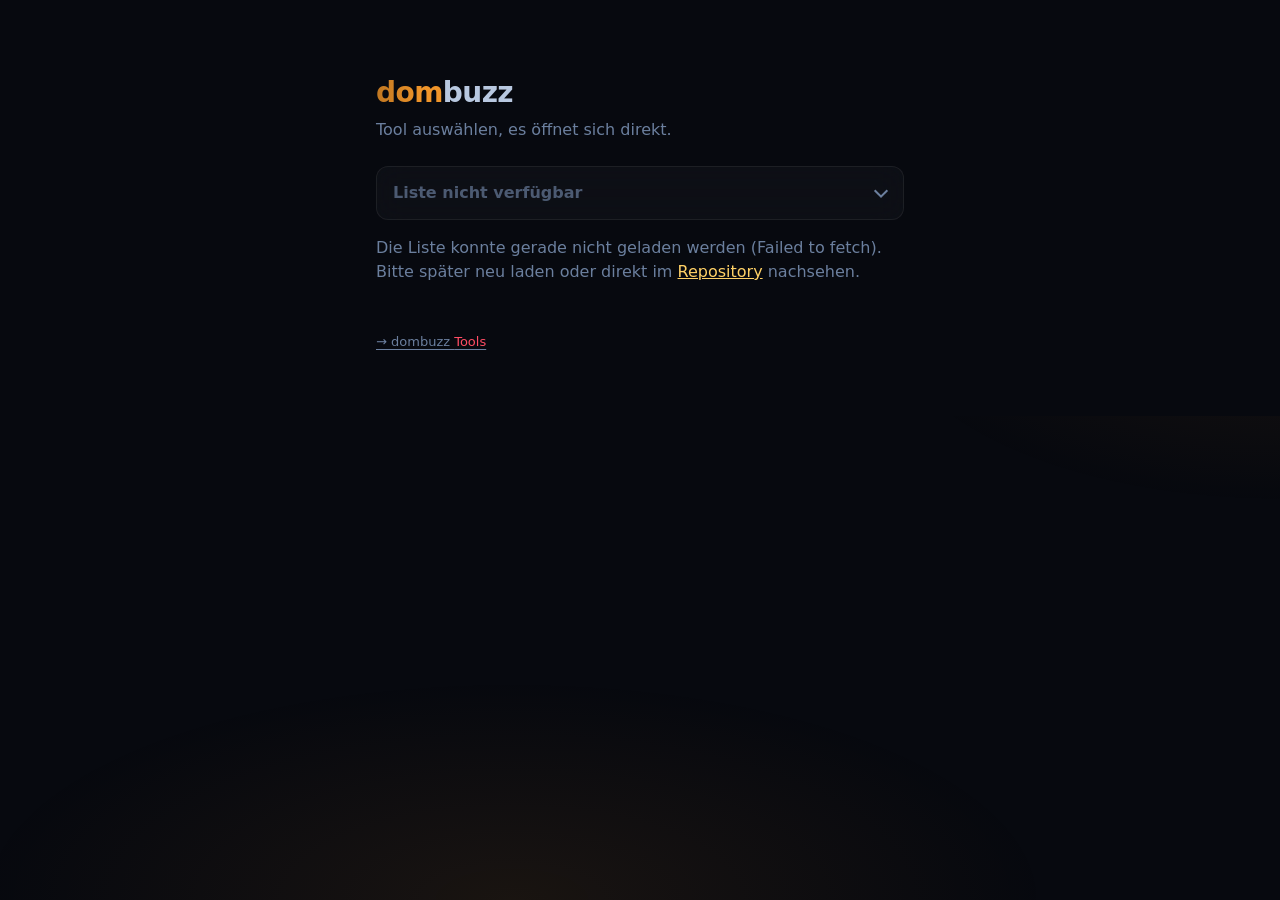
<file: index.html>
<!doctype html>
<html lang="de">
<head>
<meta charset="utf-8">
<meta name="viewport" content="width=device-width, initial-scale=1">
<meta name="robots" content="noindex">
<meta name="color-scheme" content="dark">
<title>dombuzz</title>
<link rel="icon" type="image/png" href="[data-uri]">
<link rel="stylesheet" href="/glass.css">
<style>
  :root {
    --bg: #07090f; --card: #0d1220; --field: #131b2e; --text: #b8c8e0; --muted: #6b7f9e;
    --line: #1c2a40; --accent: #f0952a; --link: #ffd166; color-scheme: dark;
  }
  * { box-sizing: border-box; }
  body {
    margin: 0; background: var(--bg); color: var(--text);
    font: 16px/1.5 system-ui, -apple-system, "Segoe UI", Roboto, sans-serif;
  }
  main { max-width: 560px; margin: 0 auto; padding: 72px 16px 64px; }
  h1 { font-size: 28px; margin: 0 0 4px; letter-spacing: -0.02em; }
  h1 span { color: var(--accent); }
  .sub { color: var(--muted); margin: 0 0 24px; }
  .select { position: relative; }
  select {
    width: 100%; appearance: none; -webkit-appearance: none;
    padding: 14px 44px 14px 16px; font: inherit; font-weight: 600; color: var(--text);
    background: var(--field); border: 1px solid var(--line); border-radius: 12px;
    cursor: pointer; outline: none;
  }
  select:hover, select:focus { border-color: var(--accent); }
  select:disabled { cursor: default; color: var(--muted); }
  .select::after {
    content: ""; position: absolute; right: 18px; top: 50%; width: 8px; height: 8px;
    border-right: 2px solid var(--muted); border-bottom: 2px solid var(--muted);
    transform: translateY(-70%) rotate(45deg); pointer-events: none;
  }
  option { background: var(--card); color: var(--text); font-weight: 400; }
  .msg { color: var(--muted); margin-top: 16px; }
  .msg a { color: var(--link); }
  footer a { color: var(--muted); text-underline-offset: 3px; }
  footer a:hover, footer a:focus-visible { color: var(--accent); }
  footer .red { color: #ff4d64; }
  footer { margin-top: 48px; color: var(--muted); font-size: 13px; }
</style>
</head>
<body>
<main>
  <h1><span>dom</span>buzz</h1>
  <p class="sub">Tool auswählen, es öffnet sich direkt.</p>
  <div class="select">
    <select id="tools" aria-label="Tool auswählen" disabled>
      <option value="">Lade Tools …</option>
    </select>
  </div>
  <p class="msg" id="msg" hidden></p>
  <footer><a href="https://tools.dombuzz.ch/">→ dombuzz <span class="red">Tools</span></a></footer>
</main>

<script>
  // Einstellungen
  const REPO = 'dombuzz/dom';
  const BRANCH = 'main';
  const HIDE = ['index.html', '404.html']; // erscheinen nicht in der Liste

  // Anzeigenamen im Dropdown (Dateiname -> Name). Nicht aufgeführte Dateien zeigen ihren <title>.
  const NAMES = {
    'suncal.html':  'Sonnenkalender',
    'sunhome.html': 'Sonnenkalender@Home',
    'termica.html': 'Flugwetter',
    'bau.html':     'Baufortschritt Wärmepumpe',
    'eli.html':     'Eli',
    'todo.html':    'Todo',
    'fire.html':    'Rauchmelder',
    'wp.html':      'Wärmepumpe',
    'slice.html':   'Slicer (Ender-3 V2 Neo)'
  };

  // Gruppen im Dropdown. Die Tools erscheinen in der hier aufgeführten Reihenfolge.
  // Nicht aufgeführte Dateien landen alphabetisch in DEFAULT_GROUP.
  const GROUPS = {
    'Dom': ['suncal.html', 'sunhome.html', 'termica.html', 'bau.html', 'eli.html', 'todo.html', 'fire.html', 'wp.html', 'slice.html']
  };
  const DEFAULT_GROUP = 'Dom';
  const GROUP_ORDER = ['Dom'];

  const sel = document.getElementById('tools');
  const msg = document.getElementById('msg');

  // Pfad -> Adresse ohne .html ("votgr.html" -> "votgr")
  const toUrl = p => p.replace(/(^|\/)index\.html?$/i, '$1').replace(/\.html?$/i, '');

  async function titleOf(url, fallback) {
    try {
      const res = await fetch('/' + url);
      if (!res.ok) return fallback;
      const doc = new DOMParser().parseFromString(await res.text(), 'text/html');
      return (doc.title || '').trim() || fallback;
    } catch { return fallback; }
  }

  async function load() {
    try {
      const res = await fetch(`https://api.github.com/repos/${REPO}/git/trees/${BRANCH}?recursive=1`);
      if (!res.ok) throw new Error('HTTP ' + res.status);
      const files = (await res.json()).tree
        .filter(f => f.type === 'blob' && /\.html?$/i.test(f.path) && !HIDE.includes(f.path));
      const tools = await Promise.all(files.map(async f => {
        const url = toUrl(f.path);
        const group = Object.keys(GROUPS).find(g => GROUPS[g].includes(f.path)) || DEFAULT_GROUP;
        const pos = GROUPS[group] ? GROUPS[group].indexOf(f.path) : -1;
        return { url, group, pos, title: NAMES[f.path] || await titleOf(url, f.path.split('/').at(-1).replace(/\.html?$/i, '')) };
      }));
      tools.sort((a, b) => a.title.localeCompare(b.title, 'de'));

      sel.innerHTML = '';
      sel.append(new Option(tools.length ? 'Tool wählen …' : 'Keine Tools gefunden', ''));
      const order = [...GROUP_ORDER, ...new Set(tools.map(t => t.group))].filter((g, i, a) => a.indexOf(g) === i);
      for (const g of order) {
        const items = tools.filter(t => t.group === g)
          .sort((a, b) => (a.pos < 0 ? 1e9 : a.pos) - (b.pos < 0 ? 1e9 : b.pos) || a.title.localeCompare(b.title, 'de'));
        if (!items.length) continue;
        for (const t of items) sel.append(new Option(t.title, '/' + t.url));
      }
      sel.disabled = !tools.length;
    } catch (e) {
      sel.innerHTML = '<option value="">Liste nicht verfügbar</option>';
      msg.hidden = false;
      msg.innerHTML = 'Die Liste konnte gerade nicht geladen werden (' + e.message +
        '). Bitte später neu laden oder direkt im <a href="https://github.com/' + REPO + '">Repository</a> nachsehen.';
    }
  }

  sel.addEventListener('change', () => { if (sel.value) location.href = sel.value; });
  // Beim Zurückkehren mit dem Zurück-Button wieder auf "Tool wählen" stellen
  window.addEventListener('pageshow', () => { sel.selectedIndex = 0; });
  load();
</script>
</body>
</html>
</file>
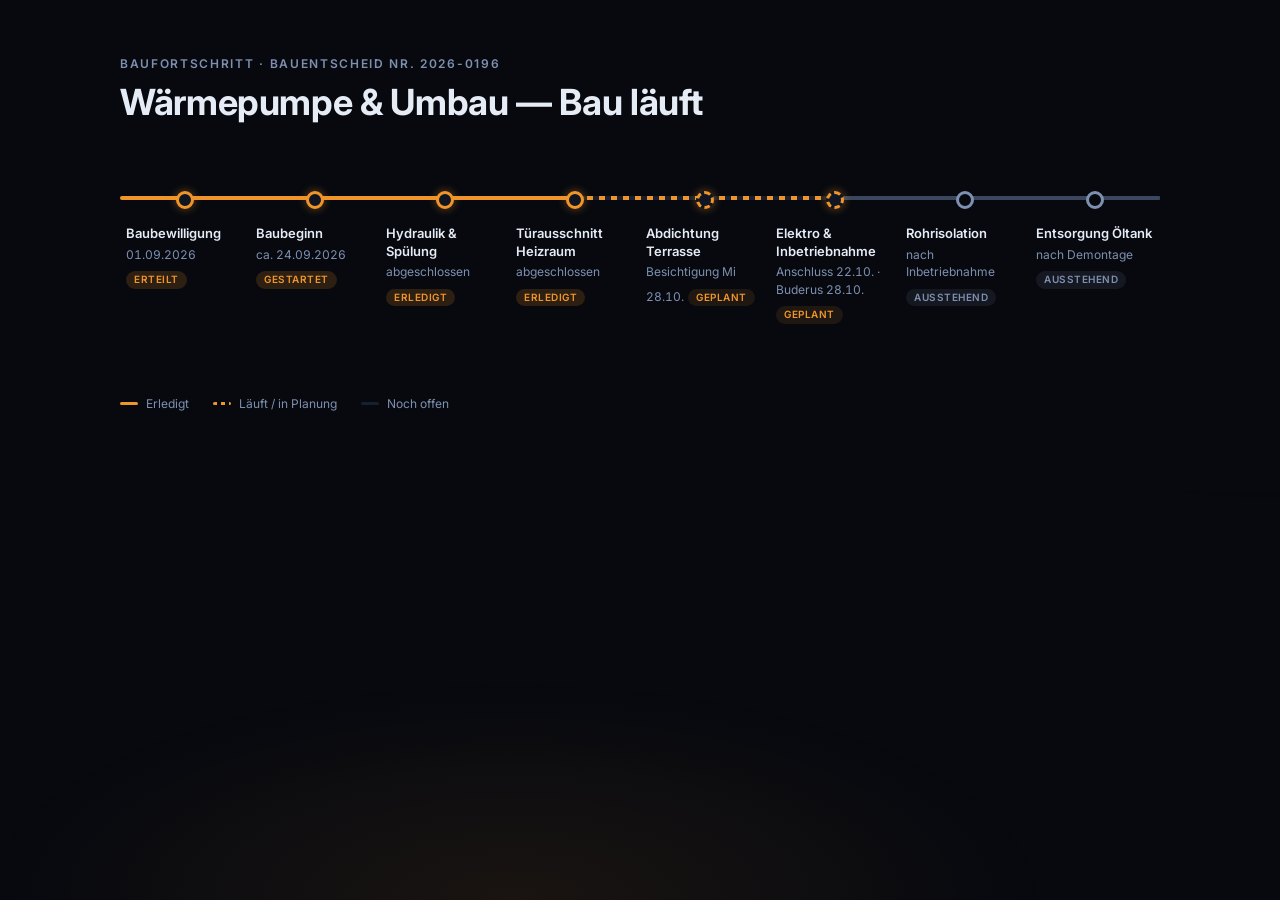
<file: bau.html>
<!DOCTYPE html>
<html lang="de">
<head>
<meta charset="UTF-8">
<meta name="viewport" content="width=device-width, initial-scale=1.0">
<meta name="robots" content="noindex">
<link rel="icon" type="image/svg+xml" href="[data-uri]">
<title>Baufortschritt — Wärmepumpe &amp; Umbau</title>
<link rel="preconnect" href="https://fonts.googleapis.com">
<link href="https://fonts.googleapis.com/css2?family=Inter:wght@400;500;600;700;800&display=swap" rel="stylesheet">
<link rel="stylesheet" href="/glass.css">
<style>
  :root{
    --bg: #07090f;
    --ink: #e6ecf5;
    --ink-soft: #7d90b0;
    --line: #17202f;
    --confirmed: #f0952a;
    --confirmed-soft: rgba(240,149,42,0.16);
    --pending: #f0952a;
    --pending-soft: rgba(240,149,42,0.10);
    --card-bg: #0f1522;
    --card-shadow: 0 16px 40px rgba(0,0,0,0.6);
  }

  *{ box-sizing: border-box; }

  body{
    margin: 0;
    background: var(--bg);
    color: var(--ink);
    font-family: 'Inter', sans-serif;
    -webkit-font-smoothing: antialiased;
    padding: 56px 24px 80px;
  }

  .wrap{ max-width: 1040px; margin: 0 auto; }

  .eyebrow{
    font-size: 12px;
    letter-spacing: 0.14em;
    text-transform: uppercase;
    color: var(--ink-soft);
    font-weight: 600;
    margin-bottom: 10px;
  }

  h1{
    font-family: 'Inter', sans-serif;
    font-weight: 700;
    font-size: clamp(26px, 4vw, 36px);
    line-height: 1.2;
    margin: 0 0 72px;
    letter-spacing: -0.01em;
  }

  /* ---- Timeline ---- */
  .timeline{ position: relative; }

  .track{
    position: relative;
    height: 4px;
    background: var(--line);
    border-radius: 3px;
  }

  .track-fill{
    position: absolute;
    top: 0; left: 0; height: 100%;
    background: var(--confirmed);
    border-radius: 3px;
  }

  .track-pending{
    position: absolute;
    top: 0; height: 100%;
    background: repeating-linear-gradient(
      90deg,
      var(--pending) 0px, var(--pending) 6px,
      transparent 6px, transparent 12px
    );
  }

  .track-future{
    position: absolute;
    top: 0; height: 100%;
    background: var(--ink-soft);
    opacity: 0.35;
  }

  .nodes{
    position: relative;
    display: flex;
    margin-top: -2px;
  }

  .node{
    position: relative;
    flex: 1;
    display: flex;
    flex-direction: column;
    align-items: center;
    cursor: pointer;
  }

  .dot{
    width: 18px;
    height: 18px;
    border-radius: 50%;
    background: var(--card-bg);
    border: 3px solid var(--confirmed);
    margin-top: -7px;
    transition: box-shadow 0.15s ease;
    z-index: 2;
    position: relative;
  }

  .node.pending .dot{ border-color: var(--pending); border-style: dashed; }
  .node.future .dot{ border-color: var(--ink-soft); background: var(--bg); }

  .node:hover .dot{ box-shadow: 0 0 0 6px rgba(240,149,42,0.18); }
  .node.pending:hover .dot{ box-shadow: 0 0 0 6px rgba(240,149,42,0.18); }
  .node.future:hover .dot{ box-shadow: 0 0 0 6px rgba(125,144,176,0.18); }

  .label{
    margin-top: 16px;
    text-align: left;
    width: 118px;
    font-size: 13px;
    line-height: 1.35;
  }

  .label .step-title{
    font-weight: 600;
    color: var(--ink);
    display: block;
    margin-bottom: 3px;
  }

  .label .step-date{
    color: var(--ink-soft);
    font-size: 12px;
    font-variant-numeric: tabular-nums;
  }

  .status-pill{
    display: inline-block;
    font-size: 10px;
    letter-spacing: 0.05em;
    text-transform: uppercase;
    font-weight: 600;
    padding: 2px 8px;
    border-radius: 20px;
    margin-top: 8px;
  }
  .node .status-pill{ background: var(--confirmed-soft); color: var(--confirmed); }
  .node.pending .status-pill{ background: var(--pending-soft); color: var(--pending); }
  .node.future .status-pill{ background: rgba(184,200,224,0.08); color: var(--ink-soft); }

  /* ---- Tooltip ---- */
  .tooltip{
    position: absolute;
    top: calc(100% + 22px);
    left: 50%;
    transform: translateX(-50%);
    width: 270px;
    background: var(--card-bg);
    border-radius: 12px;
    box-shadow: var(--card-shadow);
    padding: 16px 18px;
    opacity: 0;
    pointer-events: none;
    transition: opacity 0.15s ease;
    z-index: 10;
    text-align: left;
  }

  .node:first-child .tooltip{ left: 0; transform: none; }
  .node:last-child .tooltip{ left: auto; right: 0; transform: none; }

  .dot, .label{ cursor: pointer; }
  .node.tooltip-open .tooltip{ opacity: 1; pointer-events: auto; }

  .tooltip::after{
    content: "";
    position: absolute;
    bottom: 100%;
    left: 50%;
    transform: translateX(-50%);
    border: 7px solid transparent;
    border-bottom-color: var(--card-bg);
  }
  .node:first-child .tooltip::after{ left: 20px; transform: none; }
  .node:last-child .tooltip::after{ left: auto; right: 20px; transform: none; }

  .tooltip-title{
    font-family: 'Inter', sans-serif;
    font-size: 15px;
    font-weight: 700;
    margin: 0 0 8px;
    color: var(--ink);
  }

  .tooltip-body{
    font-size: 13px;
    line-height: 1.55;
    color: var(--ink-soft);
    margin: 0;
  }
  .tooltip-body b{ color: var(--ink); font-weight: 600; }

  /* ---- Begriffserklärungen (Glossar) ---- */
  .term{
    position: relative;
    display: inline;
    font-weight: 600;
    color: var(--ink);
    border-bottom: 1px dotted var(--ink-soft);
    cursor: help;
  }

  .term-def{
    position: absolute;
    bottom: calc(100% + 9px);
    left: 50%;
    transform: translateX(-50%);
    width: 200px;
    background: var(--bg);
    border: 1px solid var(--line);
    border-radius: 8px;
    padding: 10px 12px;
    font-size: 11.5px;
    font-weight: 400;
    line-height: 1.5;
    color: var(--ink-soft);
    text-align: left;
    opacity: 0;
    pointer-events: none;
    transition: opacity 0.15s ease;
    z-index: 30;
    box-shadow: var(--card-shadow);
  }

  .term-def::after{
    content: "";
    position: absolute;
    top: 100%;
    left: 50%;
    transform: translateX(-50%);
    border: 6px solid transparent;
    border-top-color: var(--bg);
  }

  .term:hover .term-def,
  .term-def.open{
    opacity: 1;
    pointer-events: auto;
  }

  /* ---- Mobile: vertikal ---- */
  @media (max-width: 900px){
    .track{ display: none; }
    .nodes{ flex-direction: column; margin-top: 0; }
    .node{
      flex-direction: row;
      flex-wrap: wrap;
      align-items: flex-start;
      width: 100%;
      padding: 0 0 34px 0;
    }
    .node:not(:last-child)::before{
      content: "";
      position: absolute;
      left: 8px;
      top: 22px;
      bottom: 0;
      width: 2px;
      background: var(--line);
    }
    .node:not(.pending):not(.future):not(:last-child)::before{
      background: var(--confirmed);
    }
    .node.pending:not(:last-child)::before{
      background: repeating-linear-gradient(180deg, var(--pending) 0 4px, transparent 4px 8px);
    }
    .node.future:not(:last-child)::before{
      background: var(--ink-soft);
      opacity: 0.35;
    }
    .dot{ margin-top: 2px; margin-right: 18px; flex-shrink: 0; }
    .label{ width: auto; margin-top: 0; }
    .tooltip,
    .node:first-child .tooltip,
    .node:last-child .tooltip{
      position: static;
      opacity: 1;
      pointer-events: auto;
      transform: none;
      box-shadow: none;
      background: transparent;
      flex-basis: 100%;
      width: calc(100% - 36px);
      padding: 0;
      margin: 10px 0 0 36px;
    }
    .tooltip::after{ display: none; }
  }

  .legend{
    display: flex;
    gap: 24px;
    margin-top: 72px;
    flex-wrap: wrap;
    font-size: 12px;
    color: var(--ink-soft);
  }
  .legend-item{ display: flex; align-items: center; gap: 8px; }
  .legend-swatch{ width: 18px; height: 3px; border-radius: 2px; }
  .legend-swatch.confirmed{ background: var(--confirmed); }
  .legend-swatch.pending{ background: repeating-linear-gradient(90deg, var(--pending) 0 4px, transparent 4px 8px); }
  .legend-swatch.future{ background: var(--line); }
</style>
</head>
<body>
<div class="wrap">

  <div class="eyebrow">Baufortschritt · Bauentscheid Nr. 2026-0196</div>
  <h1>Wärmepumpe &amp; Umbau — Bau läuft</h1>

  <div class="timeline">
    <div class="track">
      <div class="track-fill" style="width: 43.75%"></div>
      <div class="track-pending" style="left: 43.75%; width: 25%"></div>
      <div class="track-future" style="left: 68.75%; width: 31.25%"></div>
    </div>

    <div class="nodes">

      <div class="node">
        <div class="dot"></div>
        <div class="label">
          <span class="step-title">Baubewilligung</span>
          <span class="step-date">01.09.2026</span>
          <span class="status-pill">Erteilt</span>
        </div>
        <div class="tooltip">
          <p class="tooltip-title">Baubewilligung erteilt</p>
          <p class="tooltip-body">Bauentscheid Nr. 2026-0196 der Stadt Chur vom <b>1. September 2026</b>. Es gingen <b>keine Einsprachen</b> ein, das Tiefbauamt hatte keine Einwände.</p>
        </div>
      </div>

      <div class="node">
        <div class="dot"></div>
        <div class="label">
          <span class="step-title">Baubeginn</span>
          <span class="step-date">ca. 24.09.2026</span>
          <span class="status-pill">Gestartet</span>
        </div>
        <div class="tooltip">
          <p class="tooltip-title">Bauarbeiten gestartet</p>
          <p class="tooltip-body">Die Bauarbeiten haben ca. am <b>24. September 2026</b> begonnen.</p>
        </div>
      </div>

      <div class="node">
        <div class="dot"></div>
        <div class="label">
          <span class="step-title">Hydraulik &amp; Spülung</span>
          <span class="step-date">abgeschlossen</span>
          <span class="status-pill">Erledigt</span>
        </div>
        <div class="tooltip">
          <p class="tooltip-title">Hydraulik fertig, System gespült</p>
          <p class="tooltip-body">Die <span class="term">hydraulischen Montagearbeiten<span class="term-def">Verlegen und Anschliessen der wasserführenden Leitungen des Heizsystems, über die später die Wärme verteilt wird.</span></span> sind abgeschlossen, das Heizsystem wurde gründlich <span class="term">gespült<span class="term-def">Das Rohrsystem wird mit Wasser durchgespült, um Luft, Schmutz und Rückstände aus den Leitungen zu entfernen.</span></span>. <b>Provisorium:</b> Die alte Ölheizung ist abgekoppelt, Wärme und Warmwasser laufen aktuell zuverlässig über den <span class="term">integrierten Elektroheizeinsatz<span class="term-def">Ein elektrisches Heizelement in der Wärmepumpe, das übergangsweise die Wärmeerzeugung übernimmt, bis diese offiziell in Betrieb ist.</span></span>.</p>
        </div>
      </div>

      <div class="node">
        <div class="dot"></div>
        <div class="label">
          <span class="step-title">Türausschnitt Heizraum</span>
          <span class="step-date">abgeschlossen</span>
          <span class="status-pill">Erledigt</span>
        </div>
        <div class="tooltip">
          <p class="tooltip-title">Wanddurchbruch Heizraum</p>
          <p class="tooltip-body">Der Türausschnitt zum Heizraum wurde im <span class="term">Nassschneideverfahren<span class="term-def">Beim Schneiden/Bohren wird laufend Wasser zugeführt. Das bindet den entstehenden Staub und kühlt das Werkzeug.</span></span> ausgeführt, um starke Staubentwicklung in der Garage zu vermeiden. Etwas Wasser gelangte dabei auf den Boden, der Bereich wurde anschliessend gereinigt.</p>
        </div>
      </div>

      <div class="node pending">
        <div class="dot"></div>
        <div class="label">
          <span class="step-title">Abdichtung Terrasse</span>
          <span class="step-date">Besichtigung Mi 28.10.</span>
          <span class="status-pill">Geplant</span>
        </div>
        <div class="tooltip">
          <p class="tooltip-title">Leck: Besichtigung &amp; Abdichtung</p>
          <p class="tooltip-body"><b>Mi, 28.10.2026:</b> Herr Marco Wechler kommt zusammen mit der Inbetriebnahme vorbei, um das <b>Leck</b> zu besichtigen und das Ganze in Ordnung zu bringen. Die betroffene Stelle auf der Terrasse <b>vorher abdecken</b>.</p>
        </div>
      </div>

      <div class="node pending">
        <div class="dot"></div>
        <div class="label">
          <span class="step-title">Elektro &amp; Inbetriebnahme</span>
          <span class="step-date">Anschluss 22.10. · Buderus 28.10.</span>
          <span class="status-pill">Geplant</span>
        </div>
        <div class="tooltip">
          <p class="tooltip-title">Elektro und Inbetriebnahme</p>
          <p class="tooltip-body"><b>Do, 15.10.2026</b> und <b>Mo, 19.10.2026:</b> Der Elektriker war vor Ort (erstmals am 15.10.).<br><br><b>Do, 22.10.2026:</b> Die Elektriker schliessen voraussichtlich die Luft-Wasser-Wärmepumpe an.<br><br><b>Mi, 28.10.2026, vormittags:</b> Inbetriebnahme der Wärmepumpe durch Buderus (vom 27.10. verschoben). Der Servicetechniker trifft zwischen <b>08.00 und 09.00 Uhr</b> ein. Erst wenn die Anlage <b>einwandfrei läuft</b>, wird die alte Ölheizung demontiert.</p>
        </div>
      </div>

      <div class="node future">
        <div class="dot"></div>
        <div class="label">
          <span class="step-title">Rohrisolation</span>
          <span class="step-date">nach Inbetriebnahme</span>
          <span class="status-pill">Ausstehend</span>
        </div>
        <div class="tooltip">
          <p class="tooltip-title">Dämmung der Rohrleitungen</p>
          <p class="tooltip-body">Die neuen Rohrleitungen werden fachgerecht gedämmt, sobald die Wärmepumpe in Betrieb genommen wurde.</p>
        </div>
      </div>

      <div class="node future">
        <div class="dot"></div>
        <div class="label">
          <span class="step-title">Entsorgung Öltank</span>
          <span class="step-date">nach Demontage</span>
          <span class="status-pill">Ausstehend</span>
        </div>
        <div class="tooltip">
          <p class="tooltip-title">Heizöltransport &amp; Tankentsorgung</p>
          <p class="tooltip-body">Bei einer Restmenge von ca. <b>600–800 Litern</b> ist der Abtransport im Rahmen der Tankdemontage inbegriffen: Das saubere Heizöl wird abgesaugt, per Tankwagen <b>nach Chur</b> transportiert, danach wird der Tank zerschnitten. Der <span class="term">Bodensatz (Ölschlamm)<span class="term-def">Verunreinigte, eingedickte Rückstände am Tankboden, die sich über die Jahre absetzen und aus Qualitätsgründen separat entsorgt werden müssen.</span></span> wird separat entsorgt.</p>
        </div>
      </div>

    </div>
  </div>

  <div class="legend">
    <div class="legend-item"><span class="legend-swatch confirmed"></span> Erledigt</div>
    <div class="legend-item"><span class="legend-swatch pending"></span> Läuft / in Planung</div>
    <div class="legend-item"><span class="legend-swatch future"></span> Noch offen</div>
  </div>

</div>
<script>
  document.addEventListener('click', function (e) {
    // Begriffserklärungen (Glossar): Klick zum Ein-/Ausblenden
    var term = e.target.closest('.term');
    var openDefs = document.querySelectorAll('.term-def.open');
    openDefs.forEach(function (def) {
      if (!term || def !== term.querySelector('.term-def')) {
        def.classList.remove('open');
      }
    });
    if (term) {
      var def = term.querySelector('.term-def');
      if (def) def.classList.toggle('open');
    }

    // Infoboxen (Tooltips): Klick auf Punkt/Label zum Ein-/Ausblenden
    var insideTooltip = e.target.closest('.tooltip');
    var clickedTrigger = e.target.closest('.dot, .label');
    var clickedNode = e.target.closest('.node');

    if (clickedTrigger && !insideTooltip) {
      var wasOpen = clickedNode.classList.contains('tooltip-open');
      document.querySelectorAll('.node.tooltip-open').forEach(function (n) {
        n.classList.remove('tooltip-open');
      });
      if (!wasOpen) clickedNode.classList.add('tooltip-open');
    } else if (!insideTooltip) {
      document.querySelectorAll('.node.tooltip-open').forEach(function (n) {
        n.classList.remove('tooltip-open');
      });
    }
  });
</script>
</body>
</html>
</file>
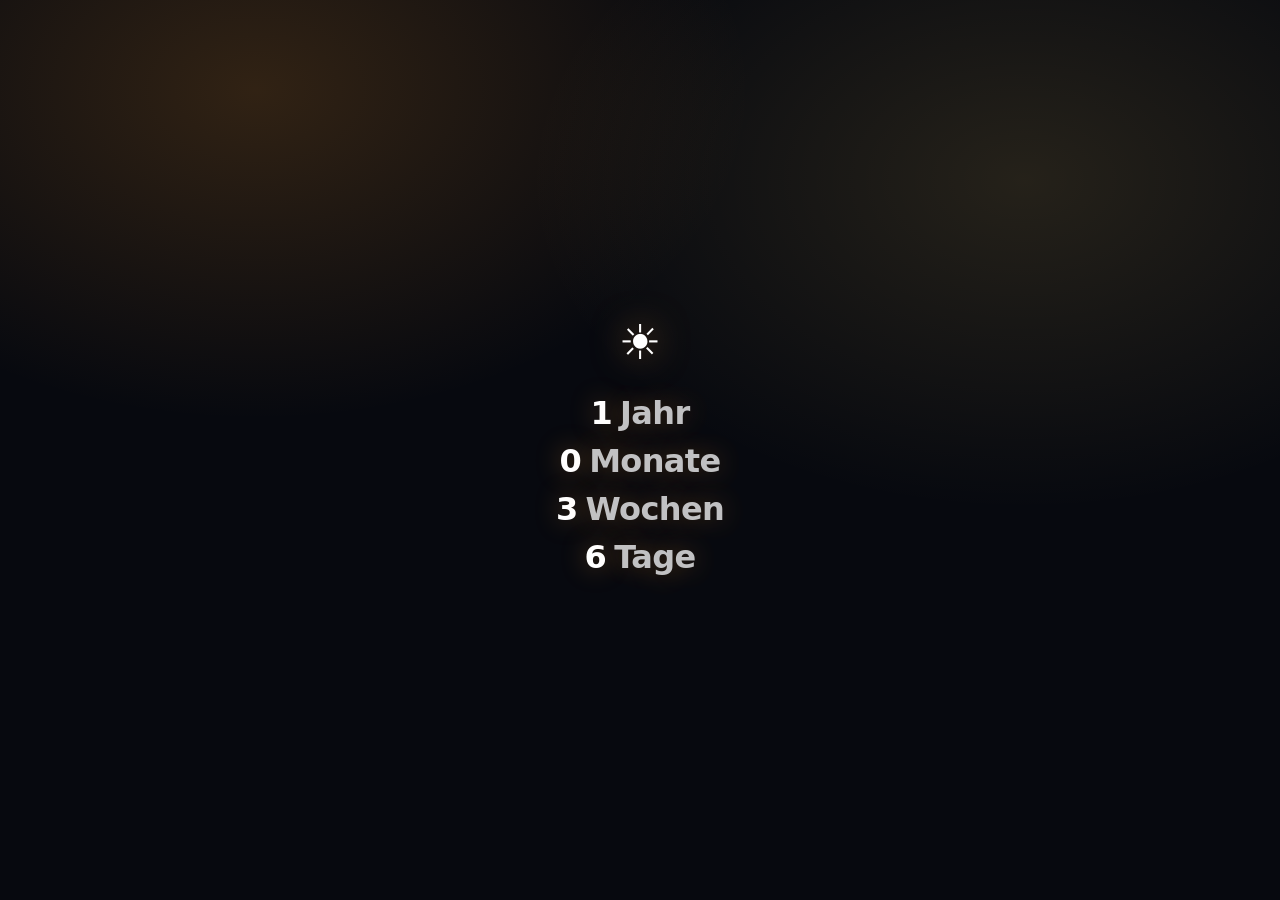
<file: eli.html>
<!DOCTYPE html>
<html lang="de">
<head>
  <meta charset="UTF-8">
  <meta name="viewport" content="width=device-width,initial-scale=1">
<meta name="robots" content="noindex">
  <title>Eli</title>
<link rel="icon" type="image/svg+xml" href="data:image/svg+xml,%3Csvg xmlns='http://www.w3.org/2000/svg' viewBox='0 0 100 100'%3E%3Crect width='100' height='100' rx='22' fill='%23f0952a'/%3E%3Cpath fill='none' stroke='%2307090f' stroke-width='8' stroke-linecap='round' stroke-linejoin='round' d='M14 70h72M26 82h48'/%3E%3Cpath fill='%2307090f' d='M30 70a20 20 0 0 1 40 0z'/%3E%3Cpath fill='none' stroke='%2307090f' stroke-width='8' stroke-linecap='round' stroke-linejoin='round' d='M50 22v8M22 42l6 5M78 42l-6 5'/%3E%3C/svg%3E">
<link rel="apple-touch-icon" href="[data-uri]">

  <link rel="stylesheet" href="/glass.css">
<style>
    :root { --bg: #07090f; --text: #ffffff; --accent: #f0952a; --accent2: #ffd166; color-scheme: dark; }
    * { box-sizing: border-box; }
    html, body { height: 100%; }
    body {
      margin: 0px;
      font-family: system-ui,-apple-system,"Segoe UI",Roboto,sans-serif;
      color: var(--text);
      background: radial-gradient(900px 600px at 20% 10%, rgba(240,149,42,.18), transparent 55%),
                  radial-gradient(900px 600px at 80% 20%, rgba(255,209,102,.12), transparent 55%),
                  linear-gradient(180deg, var(--bg), var(--bg));
      display: grid; place-items: center; padding: 32px 16px;
    }
    .wrap { text-align: center; }
    .sun { font-size: 48px; margin-bottom: 24px; }
    .entry { font-size: 32px; font-weight: 800; letter-spacing: -0.02em; font-variant-numeric: tabular-nums; margin: 10px 0px; white-space: nowrap; }
    .value { opacity: 1; }
    .unit { font-weight: 600; margin-left: 8px; opacity: 0.75; }
    .hidden { display: none; }
    @media (max-width: 480px) {
      .entry { font-size: 24px; }
    }
  </style>
</head>

<body>
  <main class="wrap" aria-label="Zeit seit dem 7. November 2025">
    <div class="sun">☀️</div>

    <div class="entry hidden" id="row-years"><span class="value" id="years">0</span><span class="unit" id="unit-years">Jahre</span></div>
    <div class="entry" id="row-months"><span class="value" id="months">0</span><span class="unit" id="unit-months">Monate</span></div>
    <div class="entry" id="row-weeks"><span class="value" id="weeks">0</span><span class="unit" id="unit-weeks">Wochen</span></div>
    <div class="entry" id="row-days"><span class="value" id="days">0</span><span class="unit" id="unit-days">Tage</span></div>
  </main>

  <script>
    // Startdatum (Jahr, Monat 1–12, Tag)
    const START = { y: 2025, m: 11, d: 7 };

    const UNITS = {
      years:  ['Jahr', 'Jahre'],
      months: ['Monat', 'Monate'],
      weeks:  ['Woche', 'Wochen'],
      days:   ['Tag', 'Tage']
    };

    const daysInMonth = (y, m) => new Date(y, m, 0).getDate(); // m = 1–12

    function diff(now) {
      let y = now.getFullYear() - START.y;
      let m = (now.getMonth() + 1) - START.m;
      let d = now.getDate() - START.d;
      if (d < 0) {
        m -= 1;
        // Tage des Vormonats (bezogen auf "heute") dazuzählen
        const pm = now.getMonth() === 0 ? 12 : now.getMonth();
        const py = now.getMonth() === 0 ? now.getFullYear() - 1 : now.getFullYear();
        d += daysInMonth(py, pm);
      }
      if (m < 0) { y -= 1; m += 12; }
      if (y < 0) return { years: 0, months: 0, weeks: 0, days: 0 };
      return { years: y, months: m, weeks: Math.floor(d / 7), days: d % 7 };
    }

    function render() {
      const v = diff(new Date());
      for (const k of Object.keys(UNITS)) {
        document.getElementById(k).textContent = v[k];
        document.getElementById('unit-' + k).textContent = UNITS[k][v[k] === 1 ? 0 : 1];
      }
      document.getElementById('row-years').classList.toggle('hidden', v.years === 0);
    }

    render();
    // Kurz nach Mitternacht automatisch aktualisieren
    function scheduleMidnight() {
      const n = new Date();
      const next = new Date(n.getFullYear(), n.getMonth(), n.getDate() + 1, 0, 0, 5);
      setTimeout(() => { render(); scheduleMidnight(); }, next - n);
    }
    scheduleMidnight();
  </script>
</body>
</html>
</file>
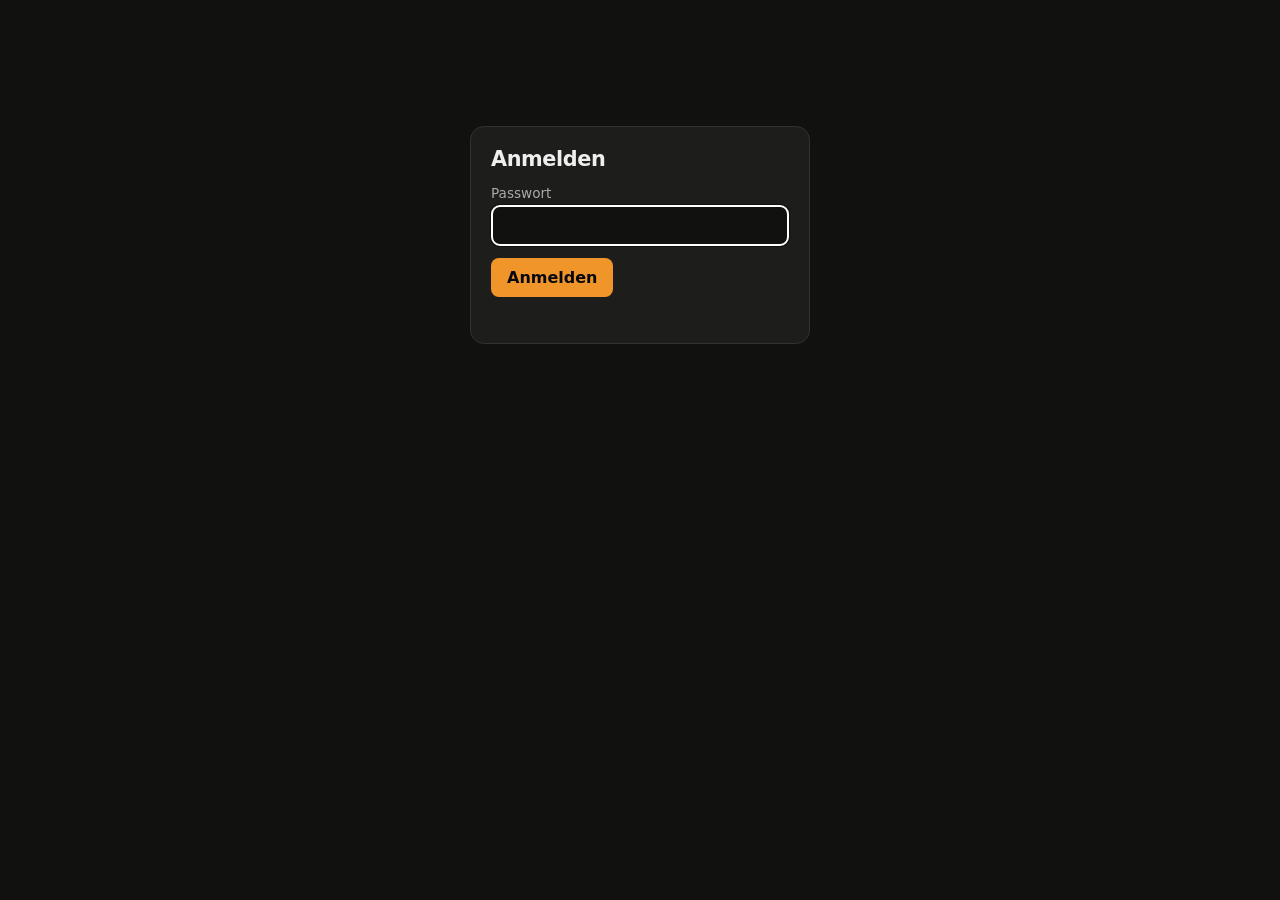
<file: fire.html>
<!doctype html>
<html lang="de">
<head>
<meta charset="utf-8">
<meta name="viewport" content="width=device-width, initial-scale=1">
<meta name="robots" content="noindex">
<meta name="color-scheme" content="dark">
<title>Rauchmelder</title>
<link rel="icon" type="image/svg+xml" href="data:image/svg+xml,%3Csvg xmlns='http://www.w3.org/2000/svg' viewBox='0 0 100 100'%3E%3Crect width='100' height='100' rx='22' fill='%23f0952a'/%3E%3Cpath fill='%2307090f' d='M50 16c4 14 22 22 22 42a22 22 0 0 1-44 0c0-10 6-16 10-20 0 8 4 12 8 12-2-14 4-24 4-34z'/%3E%3C/svg%3E">
<link rel="stylesheet" href="/glass.css">
<style>
  :root {
    --bg: #07090f; --card: #0d1220; --field: #131b2e; --text: #b8c8e0; --muted: #6b7f9e;
    --line: #1c2a40; --accent: #f0952a; --link: #ffd166; --bad: #ff4d64; --ok: #5fd39a; color-scheme: dark;
  }
  * { box-sizing: border-box; }
  body {
    margin: 0; background: var(--bg); color: var(--text);
    font: 16px/1.5 system-ui, -apple-system, "Segoe UI", Roboto, sans-serif;
  }
  main { max-width: 560px; margin: 0 auto; padding: 72px 16px 64px; }
  h1 { font-size: 28px; margin: 0 0 4px; letter-spacing: -0.02em; }
  h1 span { color: var(--accent); }
  .sub { color: var(--muted); margin: 0 0 24px; }
  .sub b { color: var(--text); font-weight: 600; }
  .sub.bad b { color: var(--bad); }
  .list { background: var(--card); border: 1px solid var(--line); border-radius: 12px; }
  .m { padding: 14px 16px; border-top: 1px solid var(--line); }
  .m:first-child { border-top: 0; }
  .nm { display: flex; align-items: center; gap: 10px; font-weight: 600; }
  .dot { width: 9px; height: 9px; border-radius: 50%; background: var(--muted); flex: none; }
  .dot.ok { background: var(--ok); box-shadow: 0 0 0 3px rgba(95,211,154,.15); }
  .dot.mid { background: var(--link); box-shadow: 0 0 0 3px rgba(255,209,102,.15); }
  .dot.bad { background: var(--bad); box-shadow: 0 0 0 3px rgba(255,77,100,.18); }
  .st { margin-left: auto; font-weight: 400; color: var(--muted); font-size: 14px; }
  .m.bad .st { color: var(--bad); font-weight: 600; }
  dl { margin: 8px 0 0 19px; display: grid; grid-template-columns: auto 1fr; gap: 2px 12px; font-size: 14px; }
  dt { color: var(--muted); }
  dd { margin: 0; text-align: right; color: var(--link); font-variant-numeric: tabular-nums; }
  .warn { color: var(--accent); }
  footer { margin-top: 48px; color: var(--muted); font-size: 13px; }
  footer p { margin: 0 0 10px; }
  footer a { color: var(--muted); text-underline-offset: 3px; }
  footer a:hover, footer a:focus-visible { color: var(--accent); }
</style>
<script src="/gate.js"></script>
</head>
<body class="kl">
<main>
  <h1><span>Rauch</span>melder</h1>
  <p class="sub" id="sum">Status wird geladen …</p>
  <div class="list" id="grid" hidden></div>
  <footer>
    <p id="src"></p>
    <p>Statusanzeige, kein Alarm: Die Melder werden alle 30 Minuten über die X-Sense-Cloud abgefragt. Für Alarme gilt weiterhin die X-Sense-App.</p>
    <p><a href="/">→ <span style="color:var(--accent)">dom</span>buzz</a></p>
  </footer>
</main>
<script>
  const BATT = ['leer', 'schwach', 'gut', 'voll'];
  const STALE = 13 * 3600;   // die Action schreibt spätestens alle 12 Stunden
  const $ = id => document.getElementById(id);
  const esc = s => String(s).replace(/[&<>"]/g, c => ({ '&': '&amp;', '<': '&lt;', '>': '&gt;', '"': '&quot;' }[c]));
  const age = iso => Math.max(0, (Date.now() - Date.parse(iso)) / 1000);
  function ago(sec) {
    if (sec < 90) return 'gerade eben';
    if (sec < 3600) return `vor ${Math.round(sec / 60)} Min.`;
    if (sec < 86400) return `vor ${Math.round(sec / 3600)} Std.`;
    return `vor ${Math.round(sec / 86400)} Tagen`;
  }
  const wlan = dbm => dbm == null ? null : dbm >= -60 ? 'gut' : dbm >= -75 ? 'mittel' : 'schwach';
  // Punktfarbe: grün = bereit und Batterie voll, gelb = Batterie gut, rot = Problem, grau = unbekannt
  function level(m, p) {
    if (p.length) return ['bad', p.join(', ')];
    if (m.batterie == null) return ['', 'Batteriestand unbekannt'];
    return m.batterie >= 3 ? ['ok', 'bereit, Batterie voll'] : ['mid', 'bereit, Batterie ' + BATT[m.batterie]];
  }
  function problems(m) {
    const p = [];
    if (m.alarm) p.push('Alarm gemeldet');
    if (m.online === false) p.push('offline');
    if (m.lebensende) p.push('Lebensende erreicht, ersetzen');
    if (m.batterie != null && m.batterie <= 1) p.push('Batterie ' + BATT[m.batterie]);
    return p;
  }

  async function load() {
    let d;
    try {
      const res = await fetch('fire.json?t=' + Date.now(), { cache: 'no-store' });
      if (!res.ok) throw new Error('HTTP ' + res.status);
      d = await res.json();
    } catch (e) {
      $('sum').innerHTML = `<span class="warn">Status nicht verfügbar (${esc(e.message)}).</span>`;
      return;
    }
    const list = d.melder || [];
    let bad = 0;
    $('grid').innerHTML = list.map(m => {
      const p = problems(m), lv = level(m, p); if (p.length) bad++;
      const rows = [];
      if (m.batterie != null) rows.push(['Batterie', BATT[m.batterie] || m.batterie]);
      const w = wlan(m.wlan); if (w) rows.push(['WLAN', `${w} (${m.wlan} dBm)`]);
      if (m.zuletzt) rows.push(['Letzte Meldung', ago(age(m.zuletzt))]);
      return `<article class="m${p.length ? ' bad' : ''}" style="--rc:var(${p.length ? '--bad' : lv[0] === 'ok' ? '--ok' : lv[0] === 'mid' ? '--link' : '--muted'})">
        <div class="nm"><span class="dot ${lv[0]}" title="${esc(lv[1])}"></span>${esc(m.name)}<span class="st">${p.length ? esc(p.join(', ')) : 'bereit'}</span></div>
        <dl>${rows.map(([k, v]) => `<dt>${k}</dt><dd>${esc(v)}</dd>`).join('')}</dl>
      </article>`;
    }).join('');
    const stale = age(d.checked) > STALE, n = list.length;
    $('sum').className = 'sub' + (bad || stale ? ' bad' : '');
    $('grid').hidden = !n;
    $('sum').innerHTML = !n ? 'Keine Melder gefunden.'
      : bad ? `<b>${bad} von ${n} brauchen Aufmerksamkeit</b>`
      : stale ? '<b>Status veraltet</b>, die automatische Abfrage läuft offenbar nicht.'
      : `<b>${n === 1 ? 'Melder bereit' : `Alle ${n} Melder bereit`}</b>`;
    $('src').textContent = 'Letzte Änderung ' + ago(age(d.checked));
  }
  load();
  setInterval(() => { if (document.visibilityState === 'visible') load(); }, 5 * 60e3);
</script>
</body>
</html>
</file>
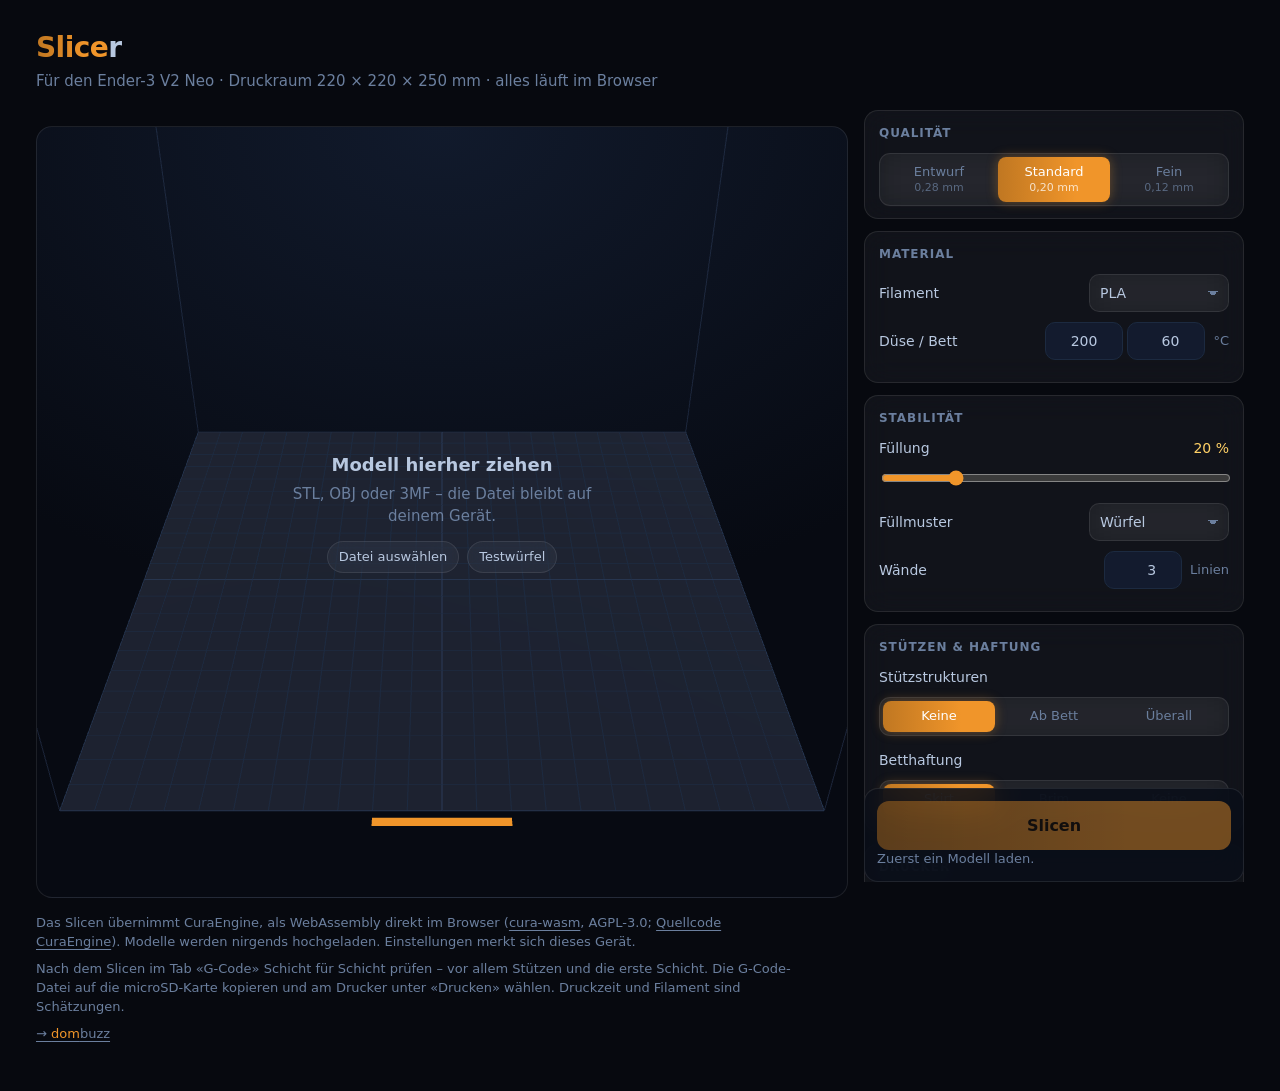
<file: slice.html>
<!doctype html>
<html lang="de">
<head>
<meta charset="utf-8">
<meta name="viewport" content="width=device-width, initial-scale=1, viewport-fit=cover">
<meta name="robots" content="noindex">
<meta name="color-scheme" content="dark">
<title>Slicer</title>
<link rel="icon" type="image/svg+xml" href="data:image/svg+xml,%3Csvg xmlns='http://www.w3.org/2000/svg' viewBox='0 0 100 100'%3E%3Crect width='100' height='100' rx='22' fill='%23f0952a'/%3E%3Cg fill='%2307090f'%3E%3Crect x='22' y='64' width='56' height='9' rx='3'/%3E%3Crect x='28' y='51' width='44' height='9' rx='3'/%3E%3Crect x='34' y='38' width='32' height='9' rx='3'/%3E%3Crect x='40' y='25' width='20' height='9' rx='3'/%3E%3C/g%3E%3C/svg%3E">
<link rel="stylesheet" href="/glass.css">
<style>
  :root {
    --bg: #07090f; --card: #0d1220; --field: #131b2e; --text: #b8c8e0; --muted: #6b7f9e;
    --line: #1c2a40; --accent: #f0952a; --link: #ffd166; --bad: #ff4d64; --ok: #5fd39a; color-scheme: dark;
  }
  * { box-sizing: border-box; }
  html, body { margin: 0; }
  body { background: var(--bg); color: var(--text); font: 15px/1.45 system-ui, -apple-system, "Segoe UI", Roboto, sans-serif; }
  .wrap { max-width: 1240px; margin: 0 auto; padding: 28px 16px 40px; }
  h1 { font-size: 28px; margin: 0 0 2px; letter-spacing: -0.02em; }
  h1 span { color: var(--accent); }
  .sub { color: var(--muted); margin: 0 0 18px; }
  .layout { display: grid; gap: 16px; grid-template-columns: minmax(0, 1fr); }
  @media (min-width: 920px) {
    .layout { grid-template-columns: minmax(0, 1fr) 380px; align-items: start; }
    .stage { position: sticky; top: 16px; height: calc(100vh - 128px) !important; max-height: 900px; }
    .side { position: sticky; top: 16px; max-height: calc(100vh - 128px); overflow: auto; overscroll-behavior: contain; }
  }

  /* 3D-Ansicht */
  .stage {
    position: relative; height: min(58vh, 540px); border-radius: 16px; overflow: hidden;
    border: 1px solid var(--glass-line); background: radial-gradient(120% 90% at 50% 0%, #111a2c, #070a12 70%);
  }
  #view { position: absolute; inset: 0; touch-action: none; }
  #view canvas { display: block; width: 100%; height: 100%; outline: none; }
  #view.pick { cursor: crosshair; }
  .drop {
    position: absolute; inset: 0; display: grid; place-items: center; text-align: center; padding: 24px;
    color: var(--muted); pointer-events: none;
  }
  .drop .box { pointer-events: auto; max-width: 340px; }
  .drop b { display: block; color: var(--text); font-size: 18px; margin-bottom: 6px; }
  .drop .btns { display: flex; gap: 8px; justify-content: center; flex-wrap: wrap; margin-top: 14px; }
  .stage.over { border-color: var(--accent); box-shadow: var(--glow); }
  .hud { position: absolute; left: 10px; right: 10px; display: flex; gap: 6px; flex-wrap: wrap; pointer-events: none; }
  .hud > * { pointer-events: auto; }
  .hud.t { top: 10px; }
  .hud.b { bottom: 10px; align-items: center; }
  .chip {
    font: inherit; font-size: 13px; color: var(--text); padding: 7px 11px; border-radius: 999px; cursor: pointer;
    background: rgba(13,18,32,.7); border: 1px solid var(--line); line-height: 1.2; white-space: nowrap;
  }
  .chip:disabled { opacity: .45; cursor: default; }
  .chip.on, .chip[aria-pressed="true"] { color: #fff; }
  .dims { margin-left: auto; font-size: 13px; color: var(--muted); padding: 7px 11px; border-radius: 999px; background: rgba(13,18,32,.7); font-variant-numeric: tabular-nums; }
  .dims.bad { color: var(--bad); }
  .layerbar { flex: 1 1 100%; display: flex; gap: 10px; align-items: center; padding: 8px 12px; border-radius: 12px; background: rgba(13,18,32,.75); border: 1px solid var(--line); }
  .layerbar input { flex: 1; }
  .layerbar span { font-size: 13px; min-width: 92px; text-align: right; font-variant-numeric: tabular-nums; }
  .legend { flex: 1 1 100%; display: flex; flex-wrap: wrap; gap: 4px 12px; font-size: 12px; color: var(--muted); padding: 0 4px; }
  .legend i { display: inline-block; width: 9px; height: 9px; border-radius: 2px; margin-right: 5px; vertical-align: -1px; }
  .hint { position: absolute; left: 50%; top: 54px; transform: translateX(-50%); font-size: 13px; padding: 6px 12px; border-radius: 999px; background: rgba(240,149,42,.18); color: var(--link); border: 1px solid rgba(240,149,42,.4); }

  /* Einstellungen */
  .side { display: grid; gap: 12px; }
  .panel { background: var(--card); border: 1px solid var(--line); border-radius: 14px; padding: 14px 14px 12px; }
  .panel:hover { box-shadow: none !important; border-color: var(--glass-line) !important; }
  h2 { font-size: 12px; text-transform: uppercase; letter-spacing: .08em; color: var(--muted); margin: 0 0 10px; font-weight: 600; }
  .row { display: grid; grid-template-columns: 1fr auto; align-items: center; gap: 6px 12px; margin: 10px 0; }
  .row > label, .row > .lbl { font-size: 14px; }
  .row.full { grid-template-columns: 1fr; }
  .val { color: var(--link); font-variant-numeric: tabular-nums; font-size: 14px; }
  input[type=number], select {
    font: inherit; font-size: 14px; color: var(--text); background: var(--field); border: 1px solid var(--line);
    border-radius: 10px; padding: 8px 10px; outline: none; width: 96px; text-align: right;
  }
  select { width: auto; min-width: 140px; text-align: left; appearance: none; -webkit-appearance: none; padding-right: 30px; cursor: pointer;
    background-image: linear-gradient(45deg, transparent 50%, var(--muted) 50%), linear-gradient(135deg, var(--muted) 50%, transparent 50%);
    background-position: calc(100% - 15px) 52%, calc(100% - 10px) 52%; background-size: 5px 5px; background-repeat: no-repeat; }
  input[type=number]:focus, input[type=number]:hover { border-color: var(--accent); }
  input[type=range] { width: 100%; accent-color: var(--accent); }
  .unit { color: var(--muted); font-size: 13px; margin-left: 4px; }
  .pair { display: flex; align-items: center; gap: 4px; }
  .pair input { width: 78px; }
  .seg { display: flex; padding: 3px; gap: 3px; border-radius: 11px; background: var(--field); border: 1px solid var(--line); }
  .seg button { flex: 1; white-space: nowrap; font: inherit; font-size: 13px; color: var(--muted); background: none; border: 0; padding: 8px 6px; border-radius: 8px; cursor: pointer; line-height: 1.15; }
  .seg button small { display: block; font-size: 11px; opacity: .75; margin-top: 2px; }
  .seg button[aria-pressed="true"] { color: #fff; }
  .seg button:focus-visible { outline: 2px solid var(--accent); outline-offset: 1px; }
  .note { font-size: 12.5px; color: var(--muted); margin: 6px 0 0; }
  .note.warn { color: var(--accent); }
  .note.bad { color: var(--bad); }
  .file { display: flex; align-items: center; gap: 10px; }
  .file b { flex: 1; overflow: hidden; text-overflow: ellipsis; white-space: nowrap; font-weight: 600; }
  .toggle { display: flex; align-items: center; gap: 10px; font-size: 14px; cursor: pointer; margin: 10px 0; }
  .toggle input { width: 18px; height: 18px; accent-color: var(--accent); }
  details > summary { cursor: pointer; list-style: none; font-size: 12px; text-transform: uppercase; letter-spacing: .08em; color: var(--muted); font-weight: 600; }
  details > summary::-webkit-details-marker { display: none; }
  details > summary::after { content: " +"; }
  details[open] > summary::after { content: " –"; }
  .btn2 { font: inherit; font-size: 14px; color: var(--text); background: var(--field); border: 1px solid var(--line); border-radius: 10px; padding: 8px 12px; cursor: pointer; }
  .btn2:hover { border-color: var(--accent); }

  /* Aktionen und Resultat */
  .actions { position: sticky; bottom: 0; z-index: 5; padding: 12px; border-radius: 14px; border: 1px solid var(--glass-line);
    background: rgba(10,14,24,.88); -webkit-backdrop-filter: blur(16px) saturate(1.2); backdrop-filter: blur(16px) saturate(1.2); }
  .add { width: 100%; font: inherit; font-weight: 700; font-size: 16px; color: #1a0f02; background: var(--accent); border: 0; border-radius: 12px; padding: 13px 16px; cursor: pointer; }
  .add:disabled { opacity: .45; cursor: default; filter: none; box-shadow: none !important; }
  .add.ghost { background: none !important; background-image: none !important; color: var(--text); border: 1px solid var(--line); box-shadow: none !important; font-weight: 600; }
  .add.ghost:hover { border-color: var(--accent); }
  .bar { height: 6px; border-radius: 6px; background: var(--field); overflow: hidden; margin: 10px 0 4px; }
  .bar i { display: block; height: 100%; width: 0; background: var(--accent); transition: width .2s; }
  .status { font-size: 13px; color: var(--muted); min-height: 1.2em; }
  .status.bad { color: var(--bad); }
  .btnrow { display: flex; gap: 8px; }
  .btnrow .add { flex: 1; min-width: 0; white-space: nowrap; }
  .res { display: grid; grid-template-columns: repeat(4, minmax(0, 1fr)); gap: 6px; margin-top: 8px; transition: opacity .2s; }
  .tile { background: var(--field); border: 1px solid var(--line); border-radius: 10px; padding: 6px 8px; min-width: 0; }
  .tile small { display: block; font-size: 10.5px; color: var(--muted); text-transform: uppercase; letter-spacing: .06em; }
  .tile b { display: block; font-size: 14.5px; font-variant-numeric: tabular-nums; color: var(--text); white-space: nowrap; overflow: hidden; text-overflow: ellipsis; }
  footer { margin-top: 32px; color: var(--muted); font-size: 13px; max-width: 760px; }
  footer p { margin: 0 0 8px; }
  footer a { color: var(--muted); text-underline-offset: 3px; }
  footer a:hover, footer a:focus-visible { color: var(--accent); }
  [hidden] { display: none !important; }
</style>
<script type="importmap">
{ "imports": { "three": "/slicer/three/three.module.min.js", "three/addons/": "/slicer/three/jsm/" } }
</script>
</head>
<body>
<div class="wrap">
  <h1><span>Slice</span>r</h1>
  <p class="sub">Für den Ender-3 V2 Neo · Druckraum 220 × 220 × 250 mm · alles läuft im Browser</p>

  <div class="layout">
    <section class="stage" id="stage">
      <div id="view"></div>
      <div class="drop" id="drop">
        <div class="box">
          <b>Modell hierher ziehen</b>
          STL, OBJ oder 3MF – die Datei bleibt auf deinem Gerät.
          <div class="btns">
            <button class="chip" id="pickBtn" type="button">Datei auswählen</button>
            <button class="chip" id="cubeBtn" type="button">Testwürfel</button>
          </div>
        </div>
      </div>
      <div class="hud t" id="hudTop" hidden>
        <button class="chip" type="button" data-rot="x" data-tip="Um die X-Achse drehen (90°)">↻ X</button>
        <button class="chip" type="button" data-rot="y" data-tip="Um die Y-Achse drehen (90°)">↻ Y</button>
        <button class="chip" type="button" data-rot="z" data-tip="Um die senkrechte Achse drehen (90°)">↻ Z</button>
        <button class="chip" type="button" id="flatBtn" data-tip="Legt das Modell automatisch auf seine grösste ebene Fläche">Flach legen</button>
        <button class="chip" type="button" id="faceBtn" aria-pressed="false" data-tip="Danach eine Fläche des Modells antippen: Sie wird zur Unterseite">Fläche wählen</button>
        <span class="dims" id="dims"></span>
      </div>
      <div class="hint" id="faceHint" hidden>Fläche antippen, die aufs Bett soll</div>
      <div class="hud b" id="hudBot" hidden>
        <div class="seg" id="viewSeg" style="background:rgba(13,18,32,.75)">
          <button type="button" data-v="model" aria-pressed="true">Modell</button>
          <button type="button" data-v="gcode" aria-pressed="false">G-Code</button>
        </div>
        <div class="layerbar" id="layerbar" hidden>
          <input type="range" id="layer" min="0" max="0" value="0" aria-label="Schicht">
          <span id="layerVal"></span>
        </div>
        <div class="legend" id="legend" hidden></div>
      </div>
    </section>

    <aside class="side" id="side">
      <div class="panel" id="modelPanel" hidden>
        <h2>Modell</h2>
        <div class="file"><b id="fname"></b><button class="btn2" type="button" id="swapBtn">Andere Datei</button></div>
        <div class="row">
          <label for="scale">Grösse</label>
          <div class="pair"><input type="number" id="scale" min="1" max="2000" step="1" value="100"><span class="unit">%</span></div>
        </div>
        <div class="row">
          <span class="lbl" data-tip="Verschiebung aus der Bettmitte">Position X / Y</span>
          <div class="pair"><input type="number" id="offX" step="1" value="0" aria-label="Position X"><input type="number" id="offY" step="1" value="0" aria-label="Position Y"><span class="unit">mm</span></div>
        </div>
        <div style="display:flex;gap:8px;flex-wrap:wrap">
          <button class="btn2" type="button" id="fitBtn">In Druckraum einpassen</button>
          <button class="btn2" type="button" id="resetBtn">Zurücksetzen</button>
        </div>
        <p class="note bad" id="boundsNote" hidden></p>
      </div>

      <div class="panel">
        <h2>Qualität</h2>
        <div class="seg" id="qualSeg">
          <button type="button" data-q="0.28">Entwurf<small>0,28 mm</small></button>
          <button type="button" data-q="0.2">Standard<small>0,20 mm</small></button>
          <button type="button" data-q="0.12">Fein<small>0,12 mm</small></button>
        </div>
      </div>

      <div class="panel">
        <h2>Material</h2>
        <div class="row">
          <label for="mat">Filament</label>
          <select id="mat">
            <option value="PLA">PLA</option>
            <option value="PETG">PETG</option>
            <option value="TPU">TPU (flexibel)</option>
          </select>
        </div>
        <div class="row">
          <span class="lbl">Düse / Bett</span>
          <div class="pair"><input type="number" id="temp" min="170" max="260" step="5" aria-label="Düsentemperatur"><input type="number" id="bed" min="0" max="100" step="5" aria-label="Betttemperatur"><span class="unit">°C</span></div>
        </div>
        <p class="note warn" id="matNote" hidden></p>
      </div>

      <div class="panel">
        <h2>Stabilität</h2>
        <div class="row"><label for="infill">Füllung</label><span class="val" id="infillVal"></span></div>
        <input type="range" id="infill" min="0" max="100" step="5">
        <div class="row">
          <label for="pattern">Füllmuster</label>
          <select id="pattern">
            <option value="cubic">Würfel</option>
            <option value="gyroid">Gyroid</option>
            <option value="grid">Gitter</option>
            <option value="triangles">Dreiecke</option>
            <option value="lines">Linien</option>
          </select>
        </div>
        <div class="row">
          <label for="walls" data-tip="Anzahl Aussenlinien. 3 Wände = 1,2 mm">Wände</label>
          <div class="pair"><input type="number" id="walls" min="1" max="8" step="1"><span class="unit">Linien</span></div>
        </div>
      </div>

      <div class="panel">
        <h2>Stützen &amp; Haftung</h2>
        <div class="row full"><span class="lbl">Stützstrukturen</span></div>
        <div class="seg" id="supSeg">
          <button type="button" data-s="none">Keine</button>
          <button type="button" data-s="buildplate" data-tip="Stützen nur dort, wo sie vom Bett aus wachsen können">Ab Bett</button>
          <button type="button" data-s="everywhere" data-tip="Stützen auch auf dem Modell selbst">Überall</button>
        </div>
        <div class="row" id="angleRow"><label for="angle" data-tip="Überhänge, die steiler als dieser Winkel sind, bekommen Stützen">Überhang ab</label><div class="pair"><input type="number" id="angle" min="20" max="85" step="5"><span class="unit">°</span></div></div>
        <div class="row full" style="margin-top:14px"><span class="lbl">Betthaftung</span></div>
        <div class="seg" id="adhSeg">
          <button type="button" data-a="skirt" data-tip="Linie um das Modell, damit das Filament sauber fliesst">Skirt</button>
          <button type="button" data-a="brim" data-tip="Rand am Modell, gegen abstehende Ecken (Warping)">Brim</button>
          <button type="button" data-a="none">Keine</button>
        </div>
        <div class="row" id="brimRow"><label for="brim">Brim-Breite</label><div class="pair"><input type="number" id="brim" min="2" max="20" step="1"><span class="unit">mm</span></div></div>
      </div>

      <div class="panel">
        <h2>Drucker</h2>
        <div class="row"><label for="speed">Geschwindigkeit</label><span class="val" id="speedVal"></span></div>
        <input type="range" id="speed" min="15" max="100" step="5">
        <div class="row"><label for="fan">Bauteillüfter</label><span class="val" id="fanVal"></span></div>
        <input type="range" id="fan" min="0" max="100" step="10">
        <div class="row full" style="margin-top:14px"><span class="lbl" data-tip="Der V2 Neo hat einen CR Touch. Ein gespeichertes Mesh legst du einmal am Drucker an (Vorbereiten → Nivellieren).">Bettnivellierung (CR Touch)</span></div>
        <div class="seg" id="lvlSeg">
          <button type="button" data-l="load">Gespeichert<small>M420</small></button>
          <button type="button" data-l="probe">Neu abtasten<small>G29</small></button>
          <button type="button" data-l="off">Aus</button>
        </div>
      </div>

      <div class="panel">
        <details id="adv">
          <summary>Erweitert</summary>
          <div class="row"><label for="lh">Schichthöhe</label><div class="pair"><input type="number" id="lh" min="0.06" max="0.32" step="0.02"><span class="unit">mm</span></div></div>
          <div class="row"><label for="lh0">Erste Schicht</label><div class="pair"><input type="number" id="lh0" min="0.1" max="0.32" step="0.02"><span class="unit">mm</span></div></div>
          <div class="row"><label for="tb" data-tip="Anzahl geschlossener Schichten oben und unten">Deckel / Boden</label><div class="pair"><input type="number" id="top" min="0" max="20" step="1" aria-label="Deckel-Schichten"><input type="number" id="bottom" min="0" max="20" step="1" aria-label="Boden-Schichten"><span class="unit">Schichten</span></div></div>
          <div class="row"><label for="retr" data-tip="Bowden-Extruder: 4–6 mm sind üblich">Rückzug</label><div class="pair"><input type="number" id="retr" min="0" max="10" step="0.5" aria-label="Rückzug Länge"><span class="unit">mm</span><input type="number" id="retrSpd" min="10" max="70" step="5" aria-label="Rückzug Tempo"><span class="unit">mm/s</span></div></div>
          <div class="row">
            <label for="seam" data-tip="Wo jede Schicht beginnt – dort entsteht eine feine Naht">Naht</label>
            <select id="seam"><option value="sharpest_corner">Schärfste Ecke</option><option value="back">Hinten</option><option value="shortest">Kürzester Weg</option><option value="random">Zufällig</option></select>
          </div>
          <label class="toggle"><input type="checkbox" id="vase"> Vasenmodus (eine durchgehende Spirale, ohne Deckel)</label>
          <div class="row"><label for="price">Filamentpreis</label><div class="pair"><input type="number" id="price" min="0" max="200" step="1"><span class="unit">CHF/kg</span></div></div>
          <div style="display:flex;gap:8px;flex-wrap:wrap;margin-top:6px"><button class="btn2" type="button" id="defaultsBtn">Alles auf Standard</button></div>
        </details>
      </div>

      <div class="actions">
        <div class="btnrow">
          <button class="add" type="button" id="sliceBtn" disabled>Slicen</button>
          <button class="add" type="button" id="dlBtn" hidden>Herunterladen</button>
        </div>
        <div class="bar" id="bar" hidden><i id="barFill"></i></div>
        <div class="status" id="status">Zuerst ein Modell laden.</div>
        <div class="res" id="result" hidden>
          <div class="tile"><small>Zeit</small><b id="rTime"></b></div>
          <div class="tile"><small>Filament</small><b id="rLen"></b></div>
          <div class="tile"><small>Gewicht</small><b id="rWeight"></b></div>
          <div class="tile"><small>CHF</small><b id="rCost"></b></div>
        </div>
      </div>
    </aside>
  </div>

  <footer>
    <p>Das Slicen übernimmt CuraEngine, als WebAssembly direkt im Browser (<a href="https://github.com/Cloud-CNC/cura-wasm">cura-wasm</a>, AGPL-3.0; <a href="https://github.com/Ultimaker/CuraEngine">Quellcode CuraEngine</a>). Modelle werden nirgends hochgeladen. Einstellungen merkt sich dieses Gerät.</p>
    <p>Nach dem Slicen im Tab «G-Code» Schicht für Schicht prüfen – vor allem Stützen und die erste Schicht. Die G-Code-Datei auf die microSD-Karte kopieren und am Drucker unter «Drucken» wählen. Druckzeit und Filament sind Schätzungen.</p>
    <p><a href="/">→ <span style="color:var(--accent)">dom</span>buzz</a></p>
  </footer>
</div>

<input type="file" id="fileIn" accept=".stl,.obj,.3mf,model/stl,model/3mf" hidden>
<script src="/tip.js" defer></script>
<script type="module">
import * as THREE from 'three';
import { OrbitControls } from 'three/addons/controls/OrbitControls.js';
import { STLLoader } from 'three/addons/loaders/STLLoader.js';
import { OBJLoader } from 'three/addons/loaders/OBJLoader.js';
import { ThreeMFLoader } from 'three/addons/loaders/3MFLoader.js';

/* ---------- Drucker ---------- */
const BED = { w: 220, d: 220, h: 250 };
const LINE = 0.4;            // Düse 0,4 mm
const FIL_D = 1.75;          // Filamentdurchmesser
const MATS = {
  PLA:  { temp: 200, bed: 60, fan: 100, speed: 50, retr: 5,   retrSpd: 45, dens: 1.24 },
  PETG: { temp: 235, bed: 75, fan: 40,  speed: 40, retr: 5,   retrSpd: 40, dens: 1.27 },
  TPU:  { temp: 225, bed: 50, fan: 60,  speed: 20, retr: 1.5, retrSpd: 25, dens: 1.21 }
};
const MAT_NOTES = {
  PETG: 'PETG: Bett sauber halten, Glue Stick hilft bei PEI nicht immer. Erste Schicht nicht zu fest andrücken.',
  TPU: 'TPU im Bowden-Extruder: sehr langsam drucken und wenig Rückzug, sonst staut sich das Filament.'
};
const DEFAULTS = {
  lh: 0.2, lh0: 0.2, mat: 'PLA', ...pick(MATS.PLA), infill: 20, pattern: 'cubic', walls: 3,
  top: 4, bottom: 3, support: 'none', angle: 55, adhesion: 'skirt', brim: 6, level: 'load',
  seam: 'sharpest_corner', vase: false, price: 25
};
function pick(m) { return { temp: m.temp, bed: m.bed, fan: m.fan, speed: m.speed, retr: m.retr, retrSpd: m.retrSpd }; }

/* ---------- Einstellungen merken ---------- */
const KEY = 'dombuzz.slice.v1';
let S = { ...DEFAULTS };
try { Object.assign(S, JSON.parse(localStorage.getItem(KEY) || '{}')); } catch {}
const save = () => { try { localStorage.setItem(KEY, JSON.stringify(S)); } catch {} };

const $ = id => document.getElementById(id);
const fmt = (n, d = 0) => n.toLocaleString('de-CH', { minimumFractionDigits: d, maximumFractionDigits: d });

/* ---------- Formular <-> Einstellungen ---------- */
function layersFor(lh) { return { top: Math.max(3, Math.ceil(0.8 / lh - 1e-6)), bottom: Math.max(3, Math.ceil(0.6 / lh - 1e-6)) }; }
function setSeg(id, attr, val) { $(id).querySelectorAll('button').forEach(b => b.setAttribute('aria-pressed', String(b.dataset[attr] === String(val)))); }
function render() {
  const q = [0.28, 0.2, 0.12].find(x => Math.abs(x - S.lh) < 1e-6);
  setSeg('qualSeg', 'q', q ?? 'x');
  setSeg('supSeg', 's', S.support); setSeg('adhSeg', 'a', S.adhesion); setSeg('lvlSeg', 'l', S.level);
  $('mat').value = S.mat; $('temp').value = S.temp; $('bed').value = S.bed;
  $('infill').value = S.infill; $('infillVal').textContent = S.vase ? 'Vasenmodus' : S.infill + ' %';
  $('pattern').value = S.pattern; $('walls').value = S.walls;
  $('angle').value = S.angle; $('brim').value = S.brim;
  $('angleRow').hidden = S.support === 'none'; $('brimRow').hidden = S.adhesion !== 'brim';
  $('speed').value = S.speed; $('speedVal').textContent = S.speed + ' mm/s';
  $('fan').value = S.fan; $('fanVal').textContent = S.fan + ' %';
  $('lh').value = S.lh; $('lh0').value = S.lh0; $('top').value = S.top; $('bottom').value = S.bottom;
  $('retr').value = S.retr; $('retrSpd').value = S.retrSpd; $('seam').value = S.seam; $('vase').checked = S.vase; $('price').value = S.price;
  $('matNote').hidden = !MAT_NOTES[S.mat]; $('matNote').textContent = MAT_NOTES[S.mat] || '';
  ['infill', 'pattern', 'walls', 'top'].forEach(id => $(id).disabled = S.vase);
  checkBounds();
}
function changed() { save(); render(); staleResult(); }
function setLH(lh) {
  S.lh = lh; S.lh0 = lh >= 0.2 ? Math.min(0.28, lh) : 0.2;
  Object.assign(S, layersFor(lh));
}
$('qualSeg').addEventListener('click', e => { const b = e.target.closest('button'); if (!b) return; setLH(+b.dataset.q); changed(); });
$('supSeg').addEventListener('click', e => { const b = e.target.closest('button'); if (!b) return; S.support = b.dataset.s; changed(); });
$('adhSeg').addEventListener('click', e => { const b = e.target.closest('button'); if (!b) return; S.adhesion = b.dataset.a; changed(); });
$('lvlSeg').addEventListener('click', e => { const b = e.target.closest('button'); if (!b) return; S.level = b.dataset.l; changed(); });
$('mat').addEventListener('change', () => { S.mat = $('mat').value; Object.assign(S, pick(MATS[S.mat])); changed(); });
const num = (id, key, lo, hi) => $(id).addEventListener('change', () => {
  let v = parseFloat(String($(id).value).replace(',', '.')); if (!isFinite(v)) v = S[key];
  S[key] = Math.min(hi, Math.max(lo, v)); if (key === 'lh') Object.assign(S, layersFor(S.lh)); changed();
});
num('temp', 'temp', 150, 270); num('bed', 'bed', 0, 100); num('walls', 'walls', 1, 8); num('angle', 'angle', 20, 85);
num('brim', 'brim', 2, 20); num('lh', 'lh', 0.06, 0.32); num('lh0', 'lh0', 0.1, 0.32); num('top', 'top', 0, 20);
num('bottom', 'bottom', 0, 20); num('retr', 'retr', 0, 10); num('retrSpd', 'retrSpd', 10, 70); num('price', 'price', 0, 200);
['infill', 'speed', 'fan'].forEach(k => $(k).addEventListener('input', () => { S[k] = +$(k).value; changed(); }));
$('pattern').addEventListener('change', () => { S.pattern = $('pattern').value; changed(); });
$('seam').addEventListener('change', () => { S.seam = $('seam').value; changed(); });
$('vase').addEventListener('change', () => { S.vase = $('vase').checked; changed(); });
$('defaultsBtn').addEventListener('click', () => { S = { ...DEFAULTS }; changed(); });

/* ---------- 3D-Ansicht ---------- */
const view = $('view');
const renderer = new THREE.WebGLRenderer({ antialias: true, alpha: true });
renderer.setPixelRatio(Math.min(2, devicePixelRatio));
view.appendChild(renderer.domElement);
const scene = new THREE.Scene();
const camera = new THREE.PerspectiveCamera(38, 1, 1, 5000);
camera.up.set(0, 0, 1);
camera.position.set(0, -330, 250);
const controls = new OrbitControls(camera, renderer.domElement);
controls.target.set(0, 0, 30);
controls.maxPolarAngle = Math.PI * 0.95;
controls.update();
scene.add(new THREE.HemisphereLight(0xcfdcff, 0x1a1410, 1.6));
const sun = new THREE.DirectionalLight(0xffffff, 1.8); sun.position.set(-150, -220, 400); scene.add(sun);
const sun2 = new THREE.DirectionalLight(0x88aaff, 0.6); sun2.position.set(200, 250, 120); scene.add(sun2);

// Druckbett und Bauraum
const bed = new THREE.Mesh(new THREE.PlaneGeometry(BED.w, BED.d), new THREE.MeshStandardMaterial({ color: 0x141c2c, roughness: 0.9 }));
bed.position.z = -0.05; scene.add(bed);
const grid = new THREE.GridHelper(BED.w, 22, 0x2a3a58, 0x1c2a40); grid.rotation.x = Math.PI / 2; scene.add(grid);
const vol = new THREE.LineSegments(new THREE.EdgesGeometry(new THREE.BoxGeometry(BED.w, BED.d, BED.h)), new THREE.LineBasicMaterial({ color: 0x2a3a58, transparent: true, opacity: 0.55 }));
vol.position.z = BED.h / 2; scene.add(vol);
// Markierung vorne (Seite des Displays)
const front = new THREE.Mesh(new THREE.PlaneGeometry(40, 3), new THREE.MeshBasicMaterial({ color: 0xf0952a }));
front.position.set(0, -BED.d / 2 - 4, 0); scene.add(front);

const modelMat = new THREE.MeshStandardMaterial({ color: 0xf0952a, roughness: 0.55, metalness: 0.05 });
const badMat = new THREE.MeshStandardMaterial({ color: 0xff4d64, roughness: 0.55, metalness: 0.05 });
let mesh = null, original = null, fileBase = 'modell';
let gcodeGroup = null, lastGcode = null, lastSettingsKey = '';

let needs = true;
const redraw = () => { needs = true; };
controls.addEventListener('change', redraw);
(function loop() { if (needs) { renderer.render(scene, camera); needs = false; } requestAnimationFrame(loop); })();
new ResizeObserver(() => {
  const w = view.clientWidth, h = view.clientHeight; if (!w || !h) return;
  renderer.setSize(w, h, false); camera.aspect = w / h; camera.updateProjectionMatrix(); redraw();
}).observe(view);

/* ---------- Laden ---------- */
const fileIn = $('fileIn');
$('pickBtn').addEventListener('click', () => fileIn.click());
$('swapBtn').addEventListener('click', () => fileIn.click());
fileIn.addEventListener('change', () => { if (fileIn.files[0]) loadFile(fileIn.files[0]); fileIn.value = ''; });
const stage = $('stage');
['dragenter', 'dragover'].forEach(t => document.addEventListener(t, e => { e.preventDefault(); stage.classList.add('over'); }));
['dragleave', 'drop'].forEach(t => document.addEventListener(t, e => { e.preventDefault(); if (t === 'drop' || e.target === document.documentElement) stage.classList.remove('over'); }));
document.addEventListener('drop', e => { const f = e.dataTransfer?.files?.[0]; if (f) loadFile(f); });
$('cubeBtn').addEventListener('click', () => {
  const g = new THREE.BoxGeometry(20, 20, 20).toNonIndexed();
  setModel(g, 'testwuerfel');
});

function status(t, bad) { $('status').textContent = t; $('status').classList.toggle('bad', !!bad); }

async function loadFile(file) {
  const ext = (file.name.split('.').pop() || '').toLowerCase();
  status('Lade ' + file.name + ' …');
  try {
    const buf = await file.arrayBuffer();
    let geo;
    if (ext === 'stl') geo = new STLLoader().parse(buf);
    else if (ext === 'obj') {
      geo = mergeObject(new OBJLoader().parse(new TextDecoder().decode(buf)));
      geo.rotateX(Math.PI / 2); // OBJ ist meist Y-oben
    } else if (ext === '3mf') geo = mergeObject(new ThreeMFLoader().parse(buf));
    else throw new Error('Dateityp .' + ext + ' wird nicht unterstützt (STL, OBJ, 3MF).');
    if (!geo || !geo.attributes.position || geo.attributes.position.count < 3) throw new Error('Keine Dreiecke gefunden.');
    setModel(geo.index ? geo.toNonIndexed() : geo, file.name.replace(/\.[^.]+$/, ''));
  } catch (err) {
    console.error(err); status('Konnte die Datei nicht lesen: ' + (err.message || err), true);
  }
}
function mergeObject(obj) {
  obj.updateMatrixWorld(true);
  const parts = [];
  obj.traverse(o => {
    if (!o.isMesh || !o.geometry?.attributes?.position) return;
    let g = o.geometry.index ? o.geometry.toNonIndexed() : o.geometry.clone();
    g.applyMatrix4(o.matrixWorld);
    parts.push(g.attributes.position.array);
  });
  const n = parts.reduce((a, p) => a + p.length, 0), arr = new Float32Array(n);
  let o = 0; for (const p of parts) { arr.set(p, o); o += p.length; }
  const g = new THREE.BufferGeometry(); g.setAttribute('position', new THREE.BufferAttribute(arr, 3)); return g;
}
function normalize(g) {
  g.computeBoundingBox(); const b = g.boundingBox;
  g.translate(-(b.min.x + b.max.x) / 2, -(b.min.y + b.max.y) / 2, -b.min.z);
  g.computeVertexNormals(); g.computeBoundingBox(); g.computeBoundingSphere();
  return g;
}
function setModel(geo, name) {
  geo.deleteAttribute('normal'); geo.deleteAttribute('uv');
  original = normalize(geo.clone());
  fileBase = (name || 'modell').replace(/[^\w\-äöüÄÖÜ]+/g, '_').slice(0, 40) || 'modell';
  if (mesh) { scene.remove(mesh); mesh.geometry.dispose(); }
  mesh = new THREE.Mesh(normalize(geo), modelMat);
  scene.add(mesh);
  $('scale').value = 100; $('offX').value = 0; $('offY').value = 0;
  $('fname').textContent = name || 'Modell';
  $('drop').hidden = true; $('hudTop').hidden = false; $('hudBot').hidden = false; $('modelPanel').hidden = false;
  // Zu grosse oder winzige Modelle (z. B. in cm oder m exportiert) automatisch einpassen
  const s = mesh.geometry.boundingBox.getSize(new THREE.Vector3());
  if (s.x > BED.w || s.y > BED.d || s.z > BED.h) fitToBed();
  else applyTransform();
  frame();
  clearGcode(); status('Bereit. Einstellungen prüfen und slicen.');
  $('sliceBtn').disabled = false;
  preloadEngine();
}
function frame() {
  const r = Math.max(40, mesh.geometry.boundingSphere.radius * (+$('scale').value / 100));
  controls.target.set(0, 0, Math.min(r, 80));
  const dist = Math.max(260, r * 3.2);
  camera.position.set(0, -dist * 0.82, dist * 0.62);
  controls.update(); redraw();
}

/* ---------- Ausrichten, Grösse, Position ---------- */
function scaleF() { return Math.max(0.01, (+$('scale').value || 100) / 100); }
function applyTransform() {
  if (!mesh) return;
  const s = scaleF(); mesh.scale.set(s, s, s);
  mesh.position.set(+$('offX').value || 0, +$('offY').value || 0, 0);
  checkBounds(); staleResult(); redraw();
}
function rotateModel(m) {
  setView('model');
  mesh.geometry.applyMatrix4(m); normalize(mesh.geometry); applyTransform();
}
document.querySelectorAll('[data-rot]').forEach(b => b.addEventListener('click', () => {
  const m = new THREE.Matrix4(), a = Math.PI / 2;
  ({ x: () => m.makeRotationX(a), y: () => m.makeRotationY(a), z: () => m.makeRotationZ(a) })[b.dataset.rot]();
  rotateModel(m);
}));
function rotNormalDown(n) {
  const q = new THREE.Quaternion().setFromUnitVectors(n.clone().normalize(), new THREE.Vector3(0, 0, -1));
  rotateModel(new THREE.Matrix4().makeRotationFromQuaternion(q));
}
// Grösste äussere ebene Fläche suchen und nach unten drehen
$('flatBtn').addEventListener('click', () => {
  const p = mesh.geometry.attributes.position.array, n = p.length / 9;
  const groups = new Map(), A = new THREE.Vector3(), B = new THREE.Vector3(), C = new THREE.Vector3(), N = new THREE.Vector3();
  for (let i = 0; i < n; i++) {
    A.fromArray(p, i * 9); B.fromArray(p, i * 9 + 3); C.fromArray(p, i * 9 + 6);
    N.subVectors(B, A).cross(C.clone().sub(A));
    const area = N.length() / 2; if (area < 1e-6) continue;
    N.normalize();
    const key = Math.round(N.x * 50) + ',' + Math.round(N.y * 50) + ',' + Math.round(N.z * 50);
    let g = groups.get(key); if (!g) groups.set(key, g = { n: new THREE.Vector3(), area: 0, tris: [] });
    g.n.addScaledVector(N, area); g.area += area; g.tris.push(i);
  }
  const cand = [...groups.values()].sort((a, b) => b.area - a.area).slice(0, 24);
  let best = null, bestArea = 0;
  for (const g of cand) {
    const dir = g.n.clone().normalize();
    let max = -Infinity; for (let i = 0; i < p.length; i += 3) max = Math.max(max, dir.x * p[i] + dir.y * p[i + 1] + dir.z * p[i + 2]);
    let a = 0;
    for (const t of g.tris) {
      const d = dir.x * p[t * 9] + dir.y * p[t * 9 + 1] + dir.z * p[t * 9 + 2];
      if (max - d < 0.05) { A.fromArray(p, t * 9); B.fromArray(p, t * 9 + 3); C.fromArray(p, t * 9 + 6); a += N.subVectors(B, A).cross(C.clone().sub(A)).length() / 2; }
    }
    if (a > bestArea) { bestArea = a; best = dir; }
  }
  if (best) rotNormalDown(best);
});
// Fläche antippen
let picking = false, downAt = null;
$('faceBtn').addEventListener('click', () => { setView('model'); setPicking(!picking); });
function setPicking(on) { picking = on; $('faceBtn').setAttribute('aria-pressed', String(on)); $('faceHint').hidden = !on; view.classList.toggle('pick', on); }
view.addEventListener('pointerdown', e => { downAt = [e.clientX, e.clientY]; });
view.addEventListener('pointerup', e => {
  if (!picking || !mesh || !downAt || Math.hypot(e.clientX - downAt[0], e.clientY - downAt[1]) > 6) return;
  const r = renderer.domElement.getBoundingClientRect();
  const ray = new THREE.Raycaster(); ray.setFromCamera(new THREE.Vector2(((e.clientX - r.left) / r.width) * 2 - 1, -((e.clientY - r.top) / r.height) * 2 + 1), camera);
  const hit = ray.intersectObject(mesh)[0];
  if (hit?.face) { rotNormalDown(hit.face.normal); setPicking(false); }
});
['scale', 'offX', 'offY'].forEach(id => $(id).addEventListener('input', () => { setView('model'); applyTransform(); }));
$('scale').addEventListener('change', frame);
$('fitBtn').addEventListener('click', () => { fitToBed(); frame(); });
$('resetBtn').addEventListener('click', () => {
  mesh.geometry.dispose(); mesh.geometry = normalize(original.clone());
  $('scale').value = 100; $('offX').value = 0; $('offY').value = 0; applyTransform(); frame();
});
function fitToBed() {
  const s = mesh.geometry.boundingBox.getSize(new THREE.Vector3()), m = margin();
  const f = Math.min((BED.w - 2 * m) / s.x, (BED.d - 2 * m) / s.y, (BED.h - 1) / s.z);
  $('scale').value = Math.max(1, Math.floor(f * 100 * 0.98));
  $('offX').value = 0; $('offY').value = 0; applyTransform();
}
function margin() { return S.adhesion === 'brim' ? S.brim + 2 : S.adhesion === 'skirt' ? 6 : 2; }
let outOfBounds = false;
function checkBounds() {
  if (!mesh) return;
  const s = scaleF(), b = mesh.geometry.boundingBox, ox = +$('offX').value || 0, oy = +$('offY').value || 0, m = margin();
  const x0 = b.min.x * s + ox, x1 = b.max.x * s + ox, y0 = b.min.y * s + oy, y1 = b.max.y * s + oy, z = b.max.z * s;
  const hx = BED.w / 2 - m, hy = BED.d / 2 - m;
  const issues = [];
  if (x0 < -hx || x1 > hx || y0 < -hy || y1 > hy) issues.push('ragt über den Bettrand' + (m > 2 ? ' (inkl. ' + (S.adhesion === 'brim' ? 'Brim' : 'Skirt') + ')' : ''));
  if (z > BED.h) issues.push('ist höher als ' + BED.h + ' mm');
  outOfBounds = issues.length > 0;
  mesh.material = outOfBounds ? badMat : modelMat;
  $('dims').textContent = fmt(x1 - x0, 1) + ' × ' + fmt(y1 - y0, 1) + ' × ' + fmt(z, 1) + ' mm';
  $('dims').classList.toggle('bad', outOfBounds);
  $('boundsNote').hidden = !outOfBounds;
  $('boundsNote').textContent = 'Das Modell ' + issues.join(' und ') + '. Verkleinern oder «In Druckraum einpassen».';
  $('sliceBtn').disabled = !mesh || outOfBounds || busy;
  redraw();
}

/* ---------- STL für die Engine ---------- */
function buildSTL() {
  const p = mesh.geometry.attributes.position.array, s = scaleF(), ox = mesh.position.x, oy = mesh.position.y;
  const n = p.length / 9, buf = new ArrayBuffer(84 + n * 50), dv = new DataView(buf);
  dv.setUint32(80, n, true);
  let o = 84;
  for (let i = 0; i < n; i++) {
    o += 12; // Normale 0 – die Engine rechnet selbst
    for (let k = 0; k < 3; k++) {
      const j = i * 9 + k * 3;
      dv.setFloat32(o, p[j] * s + ox, true); dv.setFloat32(o + 4, p[j + 1] * s + oy, true); dv.setFloat32(o + 8, p[j + 2] * s, true); o += 12;
    }
    o += 2;
  }
  return buf;
}

/* ---------- Engine-Einstellungen ---------- */
const PATTERN_F = { grid: 2, cubic: 3, triangles: 3, gyroid: 1, lines: 1 };
function overrides() {
  const v = S.speed, lh = S.lh, vase = S.vase;
  const dens = vase ? 0 : S.infill;
  const o = {
    machine_width: BED.w, machine_depth: BED.d, machine_height: BED.h,
    layer_height: lh, layer_height_0: S.lh0,
    wall_line_count: vase ? 1 : S.walls,
    top_layers: vase ? 0 : S.top, bottom_layers: S.bottom,
    infill_sparse_density: dens, infill_pattern: S.pattern,
    infill_line_distance: dens > 0 ? +(LINE * 100 / dens * PATTERN_F[S.pattern]).toFixed(3) : 0,
    material_print_temperature: S.temp, material_print_temperature_layer_0: S.temp + 5,
    material_initial_print_temperature: S.temp, material_final_print_temperature: S.temp,
    material_bed_temperature: S.bed, material_bed_temperature_layer_0: S.bed,
    speed_print: v, speed_infill: v, speed_wall: v / 2, speed_wall_0: v / 2, speed_wall_x: v,
    speed_topbottom: v / 2, speed_roofing: v / 2, speed_support: v, speed_support_interface: v / 2,
    speed_travel: 150, speed_layer_0: Math.min(20, v), speed_print_layer_0: Math.min(20, v), speed_travel_layer_0: 100, skirt_brim_speed: Math.min(20, v),
    retraction_enable: S.retr > 0, retraction_amount: S.retr, retraction_speed: S.retrSpd,
    retraction_retract_speed: S.retrSpd, retraction_prime_speed: S.retrSpd, retraction_combing: 'noskin',
    cool_fan_enabled: S.fan > 0, cool_fan_speed: S.fan, cool_fan_speed_min: S.fan, cool_fan_speed_max: S.fan,
    cool_fan_speed_0: 0, cool_fan_full_layer: 3,
    adhesion_type: S.adhesion, skirt_line_count: 2, skirt_gap: 4,
    brim_width: S.brim, brim_line_count: Math.ceil(S.brim / LINE),
    support_enable: !vase && S.support !== 'none', support_type: S.support === 'everywhere' ? 'everywhere' : 'buildplate',
    support_angle: S.angle, support_infill_rate: 15, support_line_distance: +(LINE * 100 / 15).toFixed(3),
    support_z_distance: lh, support_top_distance: lh, support_bottom_distance: lh,
    z_seam_type: S.seam, magic_spiralize: vase
  };
  return Object.entries(o).map(([key, value]) => ({ scope: null, key, value: typeof value === 'boolean' ? String(value) : value }));
}
function startGcode() {
  const lvl = { load: 'M420 S1 Z10 ; gespeichertes Bettnetz laden', probe: 'G29 ; Bett mit CR Touch abtasten', off: '; ohne Bettnivellierung' }[S.level];
  return [
    '; Ender-3 V2 Neo – Start (dom.dombuzz.ch/slice)',
    'G92 E0', 'G28 ; Achsen referenzieren', lvl,
    'G1 Z2.0 F3000', 'G1 X0.1 Y20 Z0.3 F5000.0', 'G1 X0.1 Y200.0 Z0.3 F1500.0 E15 ; Reinigungslinie',
    'G1 X0.4 Y200.0 Z0.3 F5000.0', 'G1 X0.4 Y20 Z0.3 F1500.0 E30', 'G92 E0', 'G1 Z2.0 F3000', 'G1 X5 Y20 Z0.3 F5000.0'
  ].join('\n');
}
const END_GCODE = [
  'G91', 'G1 E-2 F2700', 'G1 E-2 Z0.2 F2400', 'G1 X5 Y5 F3000', 'G1 Z10', 'G90',
  'G1 X0 Y200 F3000 ; Druck nach vorne', 'M106 S0', 'M104 S0', 'M140 S0', 'M84 X Y E'
].join('\n');

/* ---------- Slicen ---------- */
let enginePromise = null, defPromise = null, busy = false, current = null, runId = 0;
function preloadEngine() {
  enginePromise ||= import('/slicer/cura-wasm.js');
  defPromise ||= fetch('/slicer/ender3v2neo.def.json').then(r => { if (!r.ok) throw new Error('Druckerprofil fehlt'); return r.json(); });
}
function settingsKey() { return JSON.stringify([S, $('scale').value, $('offX').value, $('offY').value, mesh?.geometry?.uuid, mesh?.geometry?.attributes?.position?.version]); }
function sliceLabel() {
  const fresh = lastGcode && settingsKey() === lastSettingsKey;
  $('sliceBtn').textContent = lastGcode ? 'Neu slicen' : 'Slicen';
  $('sliceBtn').classList.toggle('ghost', !!fresh);
}
function staleResult() {
  if (!lastGcode || busy) return;
  const stale = settingsKey() !== lastSettingsKey;
  $('result').style.opacity = stale ? .45 : 1;
  if (stale) status('Einstellungen geändert – neu slicen.');
  sliceLabel();
}
$('sliceBtn').addEventListener('click', () => busy ? cancel() : slice());
async function slice() {
  if (!mesh || outOfBounds) return;
  busy = true; setPicking(false); const run = ++runId;
  $('sliceBtn').textContent = 'Abbrechen'; $('sliceBtn').classList.add('ghost');
  $('bar').hidden = false; $('barFill').style.width = '2%'; $('result').hidden = true; $('dlBtn').hidden = true;
  status('Engine wird geladen …');
  const key = settingsKey();
  const t0 = performance.now();
  try {
    preloadEngine();
    const [{ CuraWASM }, base] = await Promise.all([enginePromise, defPromise]);
    const def = structuredClone(base);
    def.printer.overrides.machine_start_gcode = { default_value: startGcode() };
    def.printer.overrides.machine_end_gcode = { default_value: END_GCODE };
    const slicer = new CuraWASM({ definition: def, overrides: overrides(), transfer: true, verbose: false });
    current = slicer;
    slicer.on('progress', p => { $('barFill').style.width = Math.max(3, p) + '%'; status('Slicen … ' + p + ' %'); });
    status('Slicen …');
    const { gcode, metadata } = await slicer.slice(buildSTL(), 'stl');
    if (run !== runId) return; // abgebrochen
    current = null; slicer.destroy().catch(() => {});
    let text = new TextDecoder().decode(gcode);
    const parsed = parseGcode(text);
    if (!parsed.layers.length) throw new Error('Die Engine hat keine Schichten erzeugt. Liegt das Modell auf dem Bett?');
    text = fixHeader(text, metadata, parsed);
    lastGcode = text; lastSettingsKey = key;
    showResult(metadata, parsed);
    showGcode(parsed);
    status('Fertig in ' + fmt((performance.now() - t0) / 1000, 1) + ' s · ' + parsed.layers.length + ' Schichten');
  } catch (err) {
    if (run !== runId) return;
    console.error(err); status('Slicen fehlgeschlagen: ' + (err.message || err), true);
    current = null;
  } finally {
    if (run !== runId) return;
    busy = false; $('bar').hidden = true; sliceLabel(); checkBounds();
  }
}
function cancel() {
  const s = current; current = null; busy = false; runId++;
  if (s) s.destroy().catch(() => {});
  $('bar').hidden = true; if (lastGcode) { $('result').hidden = false; $('dlBtn').hidden = false; }
  sliceLabel(); status('Abgebrochen.'); checkBounds();
}
function filamentStats(meta) {
  const vol = meta?.filamentUsage || 0; // mm³
  const len = vol / (Math.PI * (FIL_D / 2) ** 2) / 1000; // m
  const g = vol / 1000 * MATS[S.mat].dens;
  return { len, g };
}
function fixHeader(text, meta, parsed) {
  const { len } = filamentStats(meta), b = parsed.bounds;
  const info = [
    '; Slicer dom.dombuzz.ch/slice – Ender-3 V2 Neo',
    `; ${S.mat} ${S.temp}/${S.bed} °C · Schicht ${S.lh} mm · Füllung ${S.vase ? 'Vase' : S.infill + ' % ' + S.pattern} · Wände ${S.walls} · Stützen ${S.support} · ${S.adhesion} · ${S.speed} mm/s`
  ].join('\n');
  return text
    .replace(/^;TIME:.*$/m, ';TIME:' + Math.round(meta?.printTime || 0))
    .replace(/^;Filament used:.*$/m, ';Filament used: ' + len.toFixed(5) + 'm')
    .replace(/^;MINX:.*$/m, ';MINX:' + b.minx.toFixed(3)).replace(/^;MINY:.*$/m, ';MINY:' + b.miny.toFixed(3)).replace(/^;MINZ:.*$/m, ';MINZ:' + b.minz.toFixed(3))
    .replace(/^;MAXX:.*$/m, ';MAXX:' + b.maxx.toFixed(3)).replace(/^;MAXY:.*$/m, ';MAXY:' + b.maxy.toFixed(3)).replace(/^;MAXZ:.*$/m, ';MAXZ:' + b.maxz.toFixed(3))
    .replace(/^(;Generated with .*)$/m, '$1\n' + info);
}
function showResult(meta, parsed) {
  const t = Math.round(meta?.printTime || 0), h = Math.floor(t / 3600), m = Math.round((t % 3600) / 60);
  const { len, g } = filamentStats(meta);
  $('rTime').textContent = h ? `${h} h ${m} min` : `${m} min`;
  $('rLen').textContent = fmt(len, 2) + ' m';
  $('rWeight').textContent = fmt(g, g < 10 ? 1 : 0) + ' g';
  $('rCost').textContent = fmt(g / 1000 * S.price, 2);
  $('result').hidden = false; $('result').style.opacity = 1; $('dlBtn').hidden = false;
}
$('dlBtn').addEventListener('click', () => {
  if (!lastGcode) return;
  const name = `${fileBase}_${S.mat}_${String(S.lh).replace('.', '')}.gcode`;
  const url = URL.createObjectURL(new Blob([lastGcode], { type: 'text/x.gcode' }));
  const a = document.createElement('a'); a.href = url; a.download = name; document.body.appendChild(a); a.click(); a.remove();
  setTimeout(() => URL.revokeObjectURL(url), 4000);
});

/* ---------- G-Code-Vorschau ---------- */
const TYPES = {
  'WALL-OUTER': ['Aussenwand', 0xf0952a], 'WALL-INNER': ['Innenwand', 0xffd166], 'SKIN': ['Deckel/Boden', 0x5fd39a],
  'FILL': ['Füllung', 0x3d95f0], 'SUPPORT': ['Stützen', 0xb48cff], 'SUPPORT-INTERFACE': ['Stützen', 0xb48cff], 'SKIRT': ['Skirt/Brim', 0x8fa3c4]
};
function parseGcode(text) {
  const layers = []; let cur = null, type = 'SKIRT', x = 0, y = 0, z = 0, e = 0, relE = false;
  const b = { minx: 1e9, miny: 1e9, minz: 1e9, maxx: -1e9, maxy: -1e9, maxz: -1e9 };
  const lines = text.split('\n');
  for (let i = 0; i < lines.length; i++) {
    const l = lines[i];
    const c0 = l.charCodeAt(0);
    if (c0 === 59) { // ;
      if (l.startsWith(';LAYER:')) { cur = { z, pos: [], col: [] }; layers.push(cur); }
      else if (l.startsWith(';TYPE:')) type = l.slice(6).trim();
      continue;
    }
    if (c0 === 77) { if (l.startsWith('M83')) relE = true; else if (l.startsWith('M82')) relE = false; continue; }
    if (c0 !== 71) continue; // G
    const g = l.startsWith('G1 ') || l.startsWith('G0 ') ? 1 : l.startsWith('G92') ? 92 : 0;
    if (!g) continue;
    let nx = x, ny = y, nz = z, ne = e, hasE = false;
    const parts = l.split(';')[0].split(' ');
    for (let k = 1; k < parts.length; k++) {
      const p = parts[k], ch = p[0], v = parseFloat(p.slice(1));
      if (ch === 'X') nx = v; else if (ch === 'Y') ny = v; else if (ch === 'Z') nz = v; else if (ch === 'E') { ne = relE && g === 1 ? e + v : v; hasE = true; }
    }
    if (g === 92) { if (hasE) e = ne; continue; }
    if (cur && hasE && ne > e + 1e-5 && (nx !== x || ny !== y)) {
      cur.pos.push(x - BED.w / 2, y - BED.d / 2, nz, nx - BED.w / 2, ny - BED.d / 2, nz);
      const c = (TYPES[type] || TYPES.SKIRT)[1];
      cur.col.push(c, c);
      if (nx < b.minx) b.minx = nx; if (nx > b.maxx) b.maxx = nx; if (x < b.minx) b.minx = x; if (x > b.maxx) b.maxx = x;
      if (ny < b.miny) b.miny = ny; if (ny > b.maxy) b.maxy = ny; if (y < b.miny) b.miny = y; if (y > b.maxy) b.maxy = y;
      if (nz < b.minz) b.minz = nz; if (nz > b.maxz) b.maxz = nz;
      cur.z = nz;
    }
    x = nx; y = ny; z = nz; if (hasE) e = ne;
  }
  return { layers: layers.filter(L => L.pos.length), bounds: b };
}
function clearGcode() {
  if (gcodeGroup) { gcodeGroup.traverse(o => { o.geometry?.dispose(); }); scene.remove(gcodeGroup); gcodeGroup = null; }
  lastGcode = null; $('result').hidden = true; $('dlBtn').hidden = true; sliceLabel(); setView('model');
  $('viewSeg').querySelector('[data-v=gcode]').disabled = true;
}
const lineMat = new THREE.LineBasicMaterial({ vertexColors: true });
const lineMatDim = new THREE.LineBasicMaterial({ vertexColors: true, transparent: true, opacity: 0.35 });
function showGcode(parsed) {
  if (gcodeGroup) { gcodeGroup.traverse(o => o.geometry?.dispose()); scene.remove(gcodeGroup); }
  gcodeGroup = new THREE.Group();
  const col = new THREE.Color();
  for (const L of parsed.layers) {
    const g = new THREE.BufferGeometry();
    g.setAttribute('position', new THREE.Float32BufferAttribute(L.pos, 3));
    const c = new Float32Array(L.col.length * 3);
    L.col.forEach((hex, i) => { col.setHex(hex); c[i * 3] = col.r; c[i * 3 + 1] = col.g; c[i * 3 + 2] = col.b; });
    g.setAttribute('color', new THREE.BufferAttribute(c, 3));
    const ls = new THREE.LineSegments(g, lineMat); ls.userData.z = L.z;
    gcodeGroup.add(ls);
  }
  scene.add(gcodeGroup);
  const used = new Set(); parsed.layers.forEach(L => L.col.forEach(c => used.add(c)));
  const seen = new Set();
  $('legend').innerHTML = Object.values(TYPES).filter(([n, c]) => used.has(c) && !seen.has(n) && seen.add(n))
    .map(([n, c]) => `<span><i style="background:#${c.toString(16).padStart(6, '0')}"></i>${n}</span>`).join('');
  const r = $('layer'); r.max = parsed.layers.length - 1; r.value = r.max;
  $('viewSeg').querySelector('[data-v=gcode]').disabled = false;
  setView('gcode');
}
function showLayer() {
  if (!gcodeGroup) return;
  const n = +$('layer').value, kids = gcodeGroup.children;
  kids.forEach((k, i) => { k.visible = i <= n; k.material = i === n || n === kids.length - 1 ? lineMat : lineMatDim; });
  $('layerVal').textContent = `${n + 1} / ${kids.length} · ${fmt(kids[n]?.userData.z || 0, 2)} mm`;
  redraw();
}
$('layer').addEventListener('input', showLayer);
function setView(v) {
  const g = v === 'gcode' && gcodeGroup;
  setSeg('viewSeg', 'v', g ? 'gcode' : 'model');
  if (mesh) mesh.visible = !g;
  if (gcodeGroup) gcodeGroup.visible = !!g;
  $('layerbar').hidden = !g; $('legend').hidden = !g;
  if (g) { setPicking(false); showLayer(); }
  redraw();
}
$('viewSeg').addEventListener('click', e => { const b = e.target.closest('button'); if (b && !b.disabled) setView(b.dataset.v); });
document.addEventListener('keydown', e => {
  if (e.target.matches('input, select, textarea') || !gcodeGroup || !$('layerbar').offsetParent) return;
  if (e.key === 'ArrowUp' || e.key === 'ArrowDown') { const r = $('layer'); r.value = +r.value + (e.key === 'ArrowUp' ? 1 : -1); showLayer(); e.preventDefault(); }
});

render();
</script>
</body>
</html>
</file>
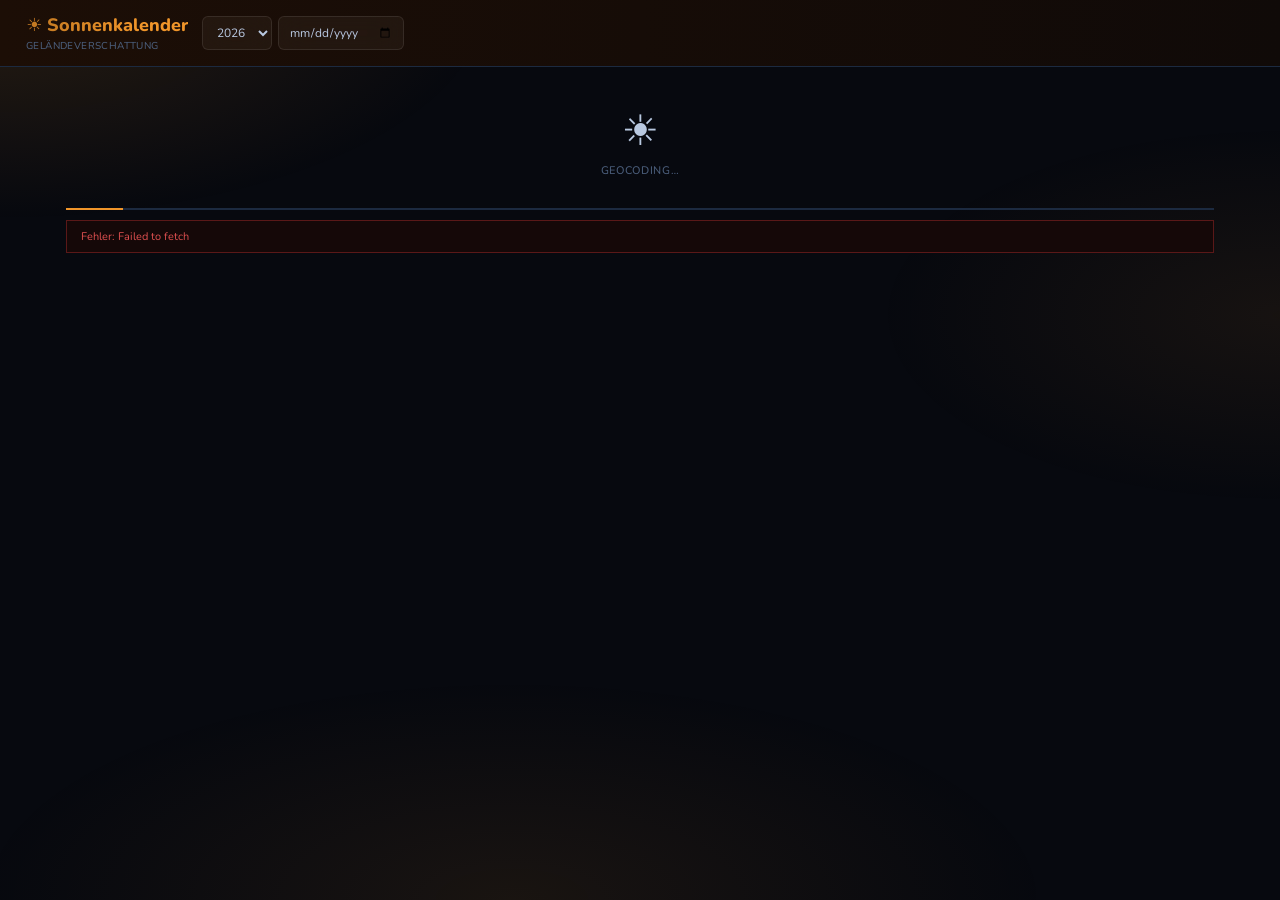
<file: sunhome.html>
<!DOCTYPE html>
<html lang="de">
<head>
<meta charset="UTF-8">
<meta name="viewport" content="width=device-width, initial-scale=1.0">
<meta name="robots" content="noindex">
<title>Sonnenkalender</title>
<link rel="icon" type="image/svg+xml" href="data:image/svg+xml,%3Csvg xmlns='http://www.w3.org/2000/svg' viewBox='0 0 100 100'%3E%3Crect width='100' height='100' rx='22' fill='%23f0952a'/%3E%3Ccircle cx='50' cy='27' r='10' fill='%2307090f'/%3E%3Cpath fill='none' stroke='%2307090f' stroke-width='8' stroke-linecap='round' stroke-linejoin='round' d='M50 8v3M33 27h-4M67 27h4'/%3E%3Cpath fill='none' stroke='%2307090f' stroke-width='8' stroke-linecap='round' stroke-linejoin='round' d='M22 82V58l28-19 28 19v24z'/%3E%3Cpath fill='none' stroke='%2307090f' stroke-width='8' stroke-linecap='round' stroke-linejoin='round' d='M43 82V68h14v14'/%3E%3C/svg%3E">
<link rel="apple-touch-icon" href="[data-uri]">
<link href="https://fonts.googleapis.com/css2?family=Nunito:ital,wght@0,300;0,400;0,500;0,600;0,700;0,800;1,400&display=swap" rel="stylesheet">

<link rel="stylesheet" href="/glass.css">
<style>
*,*::before,*::after{box-sizing:border-box;margin:0;padding:0}
:root{
  --bg:#07090f;--surf:#0d1220;--surf2:#131b2e;--b0:#1c2a40;
  --text:#b8c8e0;--muted:#4a5d7a;--dim:#1a2a40;
  --acc:#f0952a;--acc2:#ffd166;
  --fd:'Nunito',system-ui,sans-serif;--fm:'Nunito',system-ui,sans-serif;
}
html,body{background:var(--bg);color:var(--text);font-family:var(--fm);font-size:14px;min-height:100vh;overflow-x:hidden}
#welcome{display:none!important}

/* ── HEADER ──────────────────────────────────────────────────── */
header{border-bottom:1px solid var(--b0);padding:13px 26px;display:flex;align-items:center;gap:14px;flex-wrap:wrap;background:linear-gradient(90deg,#09101f,var(--bg))}
.htitle{font-family:var(--fd);font-size:18px;font-weight:800;color:var(--acc);flex-shrink:0}
.hsub{font-size:10px;color:var(--muted);letter-spacing:.04em;text-transform:uppercase;margin-top:2px;font-weight:500}
.hrow{display:flex;gap:6px;flex:1;min-width:250px}
.if{background:var(--surf);border:1px solid var(--b0);color:var(--text);padding:7px 10px;font-family:var(--fm);font-size:12px;outline:none;transition:border-color .2s;border-radius:6px}
input.if{flex:1}.if:focus{border-color:var(--acc)}
select.if{cursor:pointer}
.btn{background:var(--acc);border:none;color:#000;padding:7px 15px;font-family:var(--fm);font-size:11px;font-weight:700;letter-spacing:.03em;text-transform:uppercase;cursor:pointer;transition:background .2s;flex-shrink:0}
.btn:hover{background:var(--acc2)}.btn:disabled{background:var(--b0);color:var(--muted);cursor:not-allowed}
#locd{font-family:var(--fd);font-weight:700;font-size:12px;color:var(--acc);opacity:0;transition:opacity .6s;flex-shrink:0}
#locd.vis{opacity:1}

/* ── LAYOUT ──────────────────────────────────────────────────── */
main{display:flex;flex-direction:column;gap:0;padding:16px 26px;max-width:1200px;margin:0 auto}

/* ── 7-TAGE ÜBERSICHT ────────────────────────────────────────── */
#todaybar{display:none;margin-bottom:16px}
#days-row{display:flex;flex-direction:column;gap:2px}
.dc{background:var(--surf);border:1px solid var(--b0);padding:10px 14px 12px;position:relative;border-radius:8px}
.dc.today{border-color:var(--acc);border-left:3px solid var(--acc)}
.dc.future{background:transparent;border-color:#111d2e;padding:5px 14px}
.dc-wday{font-size:11px;font-weight:600;letter-spacing:.03em;text-transform:uppercase;color:var(--muted);margin-bottom:2px}
.dc.today .dc-wday{color:var(--acc)}
.dc-date{font-family:var(--fd);font-weight:700;font-size:16px;color:var(--text);margin-bottom:6px}
.dc.today .dc-date{color:var(--acc)}
.dc-lbl{color:var(--muted);font-size:10px;white-space:nowrap;font-weight:400}
.dc-val{color:var(--acc2);font-variant-numeric:tabular-nums;font-weight:600}
.dc.today .dc-val{font-size:15px;font-weight:700}
.dc-diff{font-size:9px;color:var(--muted)}
.dc-diff.pos{color:#4a9a6a}.dc-diff.neg{color:#c05050}
.dc-bar{margin-top:8px;position:relative;height:6px;border-radius:3px;overflow:hidden;background:#111d2e}
#sunbar-fill{height:100%;width:0%;background:linear-gradient(90deg,#c87010,#f0b830);transition:width .5s}
#sunbar-line{position:absolute;top:-2px;bottom:-2px;width:2px;background:#e03030;left:0%;transform:translateX(-50%)}
.dc-sub{display:flex;justify-content:space-between;font-size:9px;margin-top:4px;color:var(--muted)}
#tb-pct{color:var(--acc);font-weight:700}

/* ── STATUS ──────────────────────────────────────────────────── */
#statbar{display:none;flex-direction:column;align-items:center;padding:28px 20px 20px;gap:10px;overflow:hidden;max-height:140px;transition:opacity .4s ease,max-height .5s ease .35s,margin .5s ease .35s;margin-bottom:10px}
#statbar.fading{opacity:0;max-height:0!important;margin-bottom:0!important;padding:0!important}
#sun-pulse{font-size:42px;animation:sunpulse 1.4s ease-in-out infinite;line-height:1;display:block}
#loader-text{font-size:11px;color:var(--muted);font-weight:500;letter-spacing:.06em;text-transform:uppercase}
@keyframes sunpulse{0%,100%{transform:scale(1) rotate(0deg);filter:drop-shadow(0 0 3px rgba(240,149,42,.2))}50%{transform:scale(1.18) rotate(18deg);filter:drop-shadow(0 0 14px rgba(240,149,42,.8))}}
.step{display:none!important}
.step{display:flex;align-items:center;gap:7px;padding:5px 13px;font-size:9px;letter-spacing:.04em;text-transform:uppercase;color:var(--muted);border:1px solid var(--b0);background:var(--surf)}
.step+.step{margin-left:-1px}.step.act{color:var(--acc);border-color:var(--acc);z-index:1}.step.done{color:#4a9a6a;border-color:#1a4030;background:#0a1410}
.dot{width:5px;height:5px;border-radius:50%;background:currentColor}.step.act .dot{animation:bl 1s infinite}
@keyframes bl{0%,100%{opacity:1}50%{opacity:.2}}
#pbar{height:2px;background:var(--b0);display:none;overflow:hidden;margin-bottom:10px;max-height:4px;transition:opacity .3s ease,max-height .4s ease .25s,margin .4s ease .25s}
#pbar.fading{opacity:0;max-height:0!important;margin-bottom:0!important}
#pf{height:100%;background:var(--acc);width:0;transition:width .3s}
#errmsg{background:#150808;border:1px solid #5a1818;color:#e05050;padding:8px 14px;display:none;font-size:11px;margin-bottom:10px}

/* ── WELCOME ──────────────────────────────────────────────────── */
#welcome{padding:50px 40px;text-align:center;border:1px solid var(--b0);background:var(--surf)}
#welcome h2{font-family:var(--fd);font-size:22px;color:var(--acc);margin-bottom:14px}
#welcome p{color:var(--muted);font-size:12px;line-height:1.9;max-width:540px;margin:0 auto}
#welcome .wf{margin-top:16px;border-top:1px solid var(--b0);padding-top:12px;font-size:9px;color:#1a3050;letter-spacing:.03em;text-transform:uppercase}

/* ── TABS ──────────────────────────────────────────────────────── */
#mp{display:none;flex-direction:column;overflow:hidden}
.tnav{display:flex;gap:6px;padding:0 0 12px;border-bottom:1px solid var(--b0);flex-wrap:wrap}
.tbtn{padding:6px 18px;font-family:var(--fm);font-size:10px;font-weight:500;cursor:pointer;background:var(--surf);border:1px solid var(--b0);color:var(--muted);border-radius:20px;transition:all .2s;letter-spacing:.02em}
.tbtn:hover{color:var(--text);border-color:var(--muted)}.tbtn.act{background:var(--acc);color:#000;border-color:var(--acc);font-weight:700}
.tpanel{display:none;padding-top:14px}.tpanel.act{display:block}
.plbl{font-size:9px;letter-spacing:.06em;text-transform:uppercase;color:var(--muted);margin-bottom:9px;padding-bottom:6px;border-bottom:1px solid var(--b0)}
.plbl2{font-size:9px;letter-spacing:.06em;text-transform:uppercase;color:var(--muted);margin:16px 0 8px;padding-top:14px;border-top:1px solid var(--b0)}

/* ── CANVASES ──────────────────────────────────────────────────── */
canvas{display:block}
.cvwrap{position:relative;overflow:hidden}
#solcv{width:100%;height:auto;cursor:crosshair;image-rendering:pixelated}
#cur{position:absolute;top:0;bottom:0;width:1px;background:rgba(255,255,255,.5);pointer-events:none;display:none}

/* ── BOTTOM SECTION (Horizont + Azimut + Statistik) ─────────── */
#bottomsec{display:none;gap:20px;margin-top:20px;align-items:start;flex-wrap:wrap}
.bsec-block{min-width:0}
#hcv{width:220px;height:220px;flex-shrink:0}
.spair{display:grid;grid-template-columns:1fr 1fr;gap:8px;width:260px}
.spair canvas{width:100%;aspect-ratio:1}
.spair .slbl{font-size:8px;color:var(--muted);text-align:center;letter-spacing:.04em;text-transform:uppercase;margin-bottom:3px}
.stats{display:flex;gap:0;margin-top:8px;border:1px solid var(--b0);border-radius:8px;overflow:hidden}
.sbox{flex:1;min-width:80px;background:var(--surf);padding:10px 12px}.sbox+.sbox{border-left:1px solid var(--b0)}
.sl{font-size:8px;color:var(--muted);letter-spacing:.04em;text-transform:uppercase}
.sv{font-size:14px;color:var(--acc);line-height:1.2;margin-top:3px}
.ss{font-size:9px;color:var(--muted);margin-top:1px}
.bstats{flex:1;min-width:260px}

/* ── TABLES ──────────────────────────────────────────────────── */
.tbswitch{display:flex;gap:0;margin-bottom:10px}
.tsw{padding:5px 12px;font-family:var(--fm);font-size:9px;letter-spacing:.03em;text-transform:uppercase;cursor:pointer;background:var(--surf);border:1px solid var(--b0);color:var(--muted);transition:all .2s}
.tsw+.tsw{margin-left:-1px}.tsw.act{background:var(--acc);color:#000;border-color:var(--acc)}
.dtw{overflow-x:auto;margin-top:4px;max-height:480px;overflow-y:auto}
.dt{border-collapse:collapse;font-size:10px;width:100%}
.dt th{background:var(--surf2);color:var(--muted);padding:4px 6px;border:1px solid var(--b0);font-weight:400;letter-spacing:.06em;text-align:center;position:sticky;top:0;z-index:2}
.dt td{padding:2px 5px;border:1px solid #0c1620;text-align:center;color:var(--text)}
.dt tr:hover td{background:var(--surf)}.dt .dn{color:var(--muted)}
.dt .ns{color:var(--b0)}

/* ── LEGEND ──────────────────────────────────────────────────── */
.leg{display:flex;flex-wrap:wrap;gap:10px 20px;margin-top:12px}
.li{display:flex;align-items:center;gap:7px;font-size:10px;color:var(--muted)}
.ls{width:20px;height:8px;flex-shrink:0}

/* ── TOOLTIP ──────────────────────────────────────────────────── */
#tip{position:fixed;background:var(--surf2);border:1px solid var(--acc);padding:10px 14px;pointer-events:none;display:none;z-index:400;min-width:175px;box-shadow:0 4px 20px rgba(0,0,0,.7);border-radius:10px}
.td0{color:var(--acc);font-family:var(--fd);font-weight:700;font-size:12px;margin-bottom:8px}
.tr2{display:flex;justify-content:space-between;gap:16px;font-size:11px;margin:2px 0}
.tl{color:var(--muted)}.tv{color:var(--acc2)}
</style>
</head>
<body>
<header>
  <div><div class="htitle">☀ Sonnenkalender</div><div class="hsub">Geländeverschattung</div></div>
  <div id="yr-wrap" style="display:flex;gap:6px;align-items:center"></div>
</header>

<main>
  <div id="statbar">
    <span id="sun-pulse">☀</span>
    <div id="loader-text">Starte…</div>
    <!-- step refs kept for JS compatibility -->
    <div class="step" id="s1"></div><div class="step" id="s2"></div>
    <div class="step" id="s3"></div><div class="step" id="s4"></div>
  </div>
  <div id="pbar"><div id="pf"></div></div>
  <div id="errmsg"></div>


  <!-- TODAY BAR -->
  <div id="todaybar">
    <div id="days-row"></div>
  </div>

  <!-- MAIN PANEL (tabs, full width) -->
  <div id="mp">
    <nav class="tnav">
      <button class="tbtn act" onclick="showTab(0)">Solarigram</button>
      <button class="tbtn" onclick="showTab(1)">Sonnenbahn</button>
      <button class="tbtn" onclick="showTab(2)">Jahresverlauf</button>
      <button class="tbtn" onclick="showTab(3)">Tabellen</button>
    </nav>

    <!-- TAB 0: Solarigram -->
    <div class="tpanel act" id="tp0">
      <div class="plbl">Solarigram — Sonnenverlauf übers Jahr (Maus für Tagesdetail)</div>
      <div style="display:flex;gap:0">
        <div id="yax" style="display:flex;flex-direction:column;justify-content:space-between;width:26px;flex-shrink:0;padding-right:5px"></div>
        <div class="cvwrap" style="flex:1"><canvas id="solcv"></canvas><div id="cur"></div></div>
      </div>
      <div id="xax" style="display:flex;justify-content:space-between;padding-left:26px;padding-top:4px"></div>
      <div class="leg">
        <div class="li"><div class="ls" style="background:#040609"></div>Astronomische Nacht</div>
        <div class="li"><div class="ls" style="background:#0d1929"></div>Astronomische Dämmerung</div>
        <div class="li"><div class="ls" style="background:#19375f"></div>Geländeschatten</div>
        <div class="li"><div class="ls" style="background:linear-gradient(90deg,#c85010,#ffe060)"></div>Direkte Sonne</div>
      </div>
    </div>

    <!-- TAB 1: Sonnenbahn -->
    <div class="tpanel" id="tp1">
      <div class="plbl">Sonnenbahn — Horizont mit Sonnenpfaden (jeweils 21. des Monats)</div>
      <canvas id="spcv" width="730" height="310" style="width:100%"></canvas>
      <div id="splg" style="display:flex;flex-wrap:wrap;gap:6px 18px;margin-top:10px"></div>
    </div>

    <!-- TAB 2: Jahresverlauf -->
    <div class="tpanel" id="tp2">
      <div class="plbl">Sonnenaufgang & Sonnenuntergang (Gelb = direkte Sonne · Blau = Geländeschatten)</div>
      <canvas id="rscv" width="730" height="200" style="width:100%;cursor:crosshair"></canvas>
      <div class="plbl2">Tägliche Sonnenscheindauer (Gelb = direkt · Grau gestrichelt = astronomisch möglich)</div>
      <canvas id="dcv" width="730" height="160" style="width:100%;cursor:crosshair"></canvas>
      <div class="plbl2">Prozentsatz der Sonneneinstrahlung (Gelb = direkt · Grün = Geländeverlust)</div>
      <canvas id="pcv" width="730" height="100" style="width:100%"></canvas>
    </div>

    <!-- TAB 3: Tabellen -->
    <div class="tpanel" id="tp3">
      <div class="tbswitch">
        <button class="tsw act" id="t0" onclick="swT(0)">Auf- & Untergang</button>
        <button class="tsw" id="t1" onclick="swT(1)">Sonnendauer</button>
        <button class="tsw" id="t2" onclick="swT(2)">Horizontdaten</button>
      </div>
      <div class="dtw" id="tr0"></div>
      <div class="dtw" id="tr1" style="display:none"></div>
      <div class="dtw" id="tr2" style="display:none"></div>
    </div>
  </div>

  <!-- BOTTOM SECTION: Horizont + Azimut + Statistik -->
  <div id="bottomsec" style="display:none;flex-wrap:wrap;gap:20px;margin-top:20px;align-items:start">
    <div class="bsec-block bstats">
      <div class="plbl">Jahresstatistik</div>
      <div class="stats" id="stg"></div>
    </div>
  </div>
</main>

<div id="tip">
  <div class="td0" id="ttd"></div>
  <div class="tr2"><span class="tl">Sonnenaufgang</span><span class="tv" id="ttr"></span></div>
  <div class="tr2"><span class="tl">Sonnenuntergang</span><span class="tv" id="tts"></span></div>
  <div class="tr2"><span class="tl">Sonnendauer</span><span class="tv" id="ttdu"></span></div>
  <div class="tr2"><span class="tl">Astron. Aufgang</span><span class="tv" id="ttar"></span></div>
  <div class="tr2"><span class="tl">Max. Elevation</span><span class="tv" id="tte"></span></div>
</div>

<script>
'use strict';
const D2R=Math.PI/180,R2D=180/Math.PI;
const d2r=d=>d*D2R,r2d=r=>r*R2D;
const MONTHS=['Jan','Feb','Mär','Apr','Mai','Jun','Jul','Aug','Sep','Okt','Nov','Dez'];
const WDAYS=['Sonntag','Montag','Dienstag','Mittwoch','Donnerstag','Freitag','Samstag'];
const MCOLS=['#5070c8','#6090d0','#50b0c0','#70c060','#b8b828','#e89018','#e07018','#d08028','#b07038','#885028','#606088','#4850a0'];
const AZS=Array.from({length:36},(_,i)=>i*10);   // every 10° → 36 directions (getHz interpolates)
const DISTS=[0.4,0.8,1.5,2.5,4,6.5,10,16,24,34]; // 10 bands → global fallback (36×10=360 pts)
const STEP=1;
let YD=null,HZ=null,ARCS=null,TZ=null,LON_CACHE=0,YEAR=null,HZ_STEP=10,SELECTED_DATE=null;

/* ── INIT ──────────────────────────────────────────────────── */
(()=>{
  // Jahr-Selector in Header einfügen
  const wrap=document.getElementById('yr-wrap');
  const sel=document.createElement('select');sel.id='yr';sel.className='if';
  const cy=new Date().getFullYear();
  for(let y=cy-1;y<=cy+2;y++){const o=document.createElement('option');o.value=y;o.textContent=y;if(y===cy)o.selected=true;sel.appendChild(o)}
  sel.addEventListener('change',()=>{SELECTED_DATE=null;const d=document.getElementById('date-picker');if(d)d.value='';run()});
  wrap.appendChild(sel);
  // Datum-Auswahl in Header einfügen
  const dp=document.createElement('input');dp.type='date';dp.id='date-picker';dp.className='if';
  dp.title='Bestimmtes Datum anzeigen';
  wrap.appendChild(dp);
  dp.addEventListener('change',()=>onDatePicked(dp.value));
  // Y-Achse Solarigram
  const ax=document.getElementById('yax');
  for(let h=0;h<=24;h+=6){const s=document.createElement('span');s.style.cssText='font-size:9px;color:#4a5d7a;text-align:right;line-height:1';s.textContent=String(h).padStart(2,'0');ax.appendChild(s)}
  // Auto-Start nach kurzer Verzögerung
  setTimeout(run,400);
  // Dynamic header gradient by time of day
  (function(){
    const h=new Date().getHours()+new Date().getMinutes()/60;
    let g;
    if(h<5||h>=22)  g='linear-gradient(90deg,#030408,#060810)';
    else if(h<7)    g='linear-gradient(90deg,#06101e,#09121f)';
    else if(h<9)    g='linear-gradient(90deg,#081624,#0b1a28)';
    else if(h<16)   g='linear-gradient(90deg,#09101f,#07101c)';
    else if(h<18)   g='linear-gradient(90deg,#0e1020,#09101f)';
    else if(h<20)   g='linear-gradient(90deg,#1c0e06,#100a08)';
    else            g='linear-gradient(90deg,#0f0710,#08070e)';
    document.querySelector('header').style.background=g;
  })();
})();

/* ── UTILS ──────────────────────────────────────────────────── */
function fmtT(m){if(m==null)return'–';const mm=((m%1440)+1440)%1440;return`${String(Math.floor(mm/60)).padStart(2,'0')}:${String(Math.round(mm%60)).padStart(2,'0')}`}
function fmtD(m){if(!m||m<=0)return'0:00';return`${Math.floor(m/60)}h${String(Math.round(m%60)).padStart(2,'0')}m`}
function lc(r1,g1,b1,r2,g2,b2,t){return[Math.round(r1+(r2-r1)*t),Math.round(g1+(g2-g1)*t),Math.round(b1+(b2-b1)*t)]}
function delay(ms){return new Promise(r=>setTimeout(r,ms))}

/* ── TIMEZONE ────────────────────────────────────────────────── */
// Returns UTC offset in hours for a given UTC timestamp in the stored TZ (DST-aware)
function utcOffH(utcMs){
  if(!TZ)return Math.round(LON_CACHE/15);
  try{
    const d=new Date(utcMs);
    const fmt=tz=>new Intl.DateTimeFormat('en',{
      timeZone:tz,year:'numeric',month:'2-digit',day:'2-digit',
      hour:'2-digit',minute:'2-digit',hour12:false
    }).formatToParts(d);
    const get=(p,t)=>parseInt(p.find(x=>x.type===t)?.value||'0');
    const toMs=p=>Date.UTC(get(p,'year'),get(p,'month')-1,get(p,'day'),get(p,'hour')%24,get(p,'minute'));
    return(toMs(fmt(TZ))-toMs(fmt('UTC')))/3600000;
  }catch(e){return Math.round(LON_CACHE/15)}
}

async function detectTimezone(lat,lon){
  try{
    const r=await fetch(`https://timeapi.io/api/TimeZone/coordinate?latitude=${lat.toFixed(4)}&longitude=${lon.toFixed(4)}`);
    const d=await r.json();
    if(d.timeZone){
      new Intl.DateTimeFormat('en',{timeZone:d.timeZone}); // validate
      return d.timeZone;
    }
  }catch(e){console.warn('Timezone API:',e)}
  return null; // fallback to LON_CACHE/15
}
function destPt(lat,lon,bear,dkm){
  const R=6371,dr=dkm/R,br=d2r(bear),lr=d2r(lat),lo=d2r(lon);
  const la2=Math.asin(Math.sin(lr)*Math.cos(dr)+Math.cos(lr)*Math.sin(dr)*Math.cos(br));
  const lo2=lo+Math.atan2(Math.sin(br)*Math.sin(dr)*Math.cos(lr),Math.cos(dr)-Math.sin(lr)*Math.sin(la2));
  return{lat:r2d(la2),lon:r2d(lo2)}
}

/* ── SUN POSITION (Meeus) ──────────────────────────────────── */
function sunPos(date,lat,lon){
  const JD=date.getTime()/86400000+2440587.5,T=(JD-2451545)/36525;
  let L0=((280.46646+36000.76983*T+0.0003032*T*T)%360+360)%360;
  let M=((357.52911+35999.05029*T-0.0001537*T*T)%360+360)%360;
  const Mr=d2r(M),C=(1.914602-0.004817*T-0.000014*T*T)*Math.sin(Mr)+(0.019993-0.000101*T)*Math.sin(2*Mr)+0.000289*Math.sin(3*Mr);
  const sl=d2r(L0+C),eps=d2r(23.439291-0.013004*T);
  const dec=Math.asin(Math.sin(eps)*Math.sin(sl));
  const RA=Math.atan2(Math.cos(eps)*Math.sin(sl),Math.cos(sl));
  const GMST=((280.46061837+360.98564736629*(JD-2451545))%360+360)%360;
  const HA=d2r(((GMST+lon-r2d(RA))%360+360)%360);
  const lr=d2r(lat),sinA=Math.sin(lr)*Math.sin(dec)+Math.cos(lr)*Math.cos(dec)*Math.cos(HA);
  const alt=r2d(Math.asin(Math.max(-1,Math.min(1,sinA))));
  const cosZ=(Math.sin(dec)-Math.sin(d2r(alt))*Math.sin(lr))/(Math.cos(d2r(alt))*Math.cos(lr)+1e-12);
  let az=r2d(Math.acos(Math.max(-1,Math.min(1,cosZ))));
  if(Math.sin(HA)>0)az=360-az;
  return{alt,az}
}

// Atmosphärische Refraktion (Saemundsson 1986), in Grad.
function refractionDeg(h){
  const hc=Math.max(h,-1);
  const Rarcmin=1.02/Math.tan(d2r(hc+10.3/(hc+5.11)));
  return Rarcmin/60;
}

/* ── GEOCODING ──────────────────────────────────────────────── */
async function geocode(q){
  const m=q.match(/^(-?\d+\.?\d*)[,\s]+(-?\d+\.?\d*)$/);
  if(m){const la=parseFloat(m[1]),lo=parseFloat(m[2]);if(la>=-90&&la<=90&&lo>=-180&&lo<=180)return{lat:la,lon:lo,name:`${la.toFixed(4)}, ${lo.toFixed(4)}`}}
  const r=await fetch(`https://nominatim.openstreetmap.org/search?q=${encodeURIComponent(q)}&format=json&limit=1&accept-language=de`,{headers:{'User-Agent':'SonnenkalenderApp/1.0'}});
  const d=await r.json();
  if(!d.length)throw new Error(`Ort nicht gefunden: "${q}"`);
  return{lat:parseFloat(d[0].lat),lon:parseFloat(d[0].lon),name:d[0].display_name.split(',').slice(0,2).join(', ')}
}

/* ── ELEVATION ──────────────────────────────────────────────── */
async function fetchElev(pts,ds){
  const B=100,res=new Array(pts.length).fill(0);
  for(let i=0;i<pts.length;i+=B){
    if(i>0)await delay(1100);
    const batch=pts.slice(i,i+B);
    const locs=batch.map(p=>`${p.lat.toFixed(6)},${p.lon.toFixed(6)}`).join('|');
    try{const r=await fetch(`https://api.opentopodata.org/v1/${ds}?locations=${locs}`);const d=await r.json();if(d.results)d.results.forEach((e,j)=>{res[i+j]=e.elevation||0})}
    catch(e){console.warn('elev err',e)}
    setp(20+(i/pts.length)*35);
  }
  return res
}

/* ── HORIZON ──────────────────────────────────────────────────── */
function buildSamps(lat,lon){const pts=[];AZS.forEach(az=>DISTS.forEach(d=>{const p=destPt(lat,lon,az,d);pts.push({...p,az,d})}));return pts}
function calcHz(obsEl,elevs,samps){
  const ang={};AZS.forEach(az=>{ang[az]=-5});
  samps.forEach((p,i)=>{const dh=(elevs[i]||0)-obsEl,a=r2d(Math.atan2(dh,p.d*1000));if(a>ang[p.az])ang[p.az]=a});
  AZS.forEach(az=>{ang[az]=Math.max(-5,Math.min(55,ang[az]))});return ang
}
function getHz(az,ha){const a=((az%360)+360)%360,lo=Math.floor(a/HZ_STEP)*HZ_STEP,hi=(lo+HZ_STEP)%360,t=(a-lo)/HZ_STEP;return(ha[lo]||0)*(1-t)+(ha[hi]||0)*t}

/* ── SWISS TERRAIN (SwissALTI3D Regio via Swisstopo Profile API) ─ */
function toLV95(lat,lon){
  // Swisstopo approximate formulas WGS84 → LV95 (MN95), accuracy ~1m
  const p=(lat*3600-169028.66)/10000,l=(lon*3600-26782.5)/10000;
  return{
    E:Math.round(2600072.37+211455.93*l-10938.51*l*p-0.36*l*p*p-44.54*l*l*l),
    N:Math.round(1200147.07+308807.95*p+3745.25*l*l+76.63*p*p-194.56*l*l*p+119.79*p*p*p)
  }
}
function isInSwitzerland(lat,lon){
  return lat>=45.7&&lat<=47.9&&lon>=5.9&&lon<=10.6
}

async function fetchHorizonSwiss(lat,lon){
  const obsLV=toLV95(lat,lon);
  // 1. Observer elevation
  let obsElev=600;
  try{
    const hr=await fetch(`https://api3.geo.admin.ch/rest/services/height?easting=${obsLV.E-2000000}&northing=${obsLV.N-1000000}`);
    const hd=await hr.json();
    if(hd.height!=null)obsElev=hd.height;
  }catch(e){console.warn('Height API:',e)}
  setp(22);

  // 72 Azimute à 5° für bessere Präzision
  const AZS72=Array.from({length:72},(_,i)=>i*5);
  const hAng={};AZS72.forEach(az=>{hAng[az]=-5});

  // Einzel-Profil-Aufruf: gibt max Horizontwinkel zurück
  async function profileMax(az,fromKm,toKm,nb){
    const fromPt=fromKm===0?{lat,lon}:destPt(lat,lon,az,fromKm);
    const toPt=destPt(lat,lon,az,toKm);
    const fromLV=fromKm===0?obsLV:toLV95(fromPt.lat,fromPt.lon);
    const toLV2=toLV95(toPt.lat,toPt.lon);
    const geom=encodeURIComponent(JSON.stringify({type:'LineString',coordinates:[[fromLV.E,fromLV.N],[toLV2.E,toLV2.N]]}));
    try{
      const resp=await fetch(`https://api3.geo.admin.ch/rest/services/profile.json?geom=${geom}&sr=2056&nb_points=${nb}`);
      const prof=await resp.json();
      if(!Array.isArray(prof))return -5;
      let maxA=-5;
      prof.forEach(pt=>{
        const actualDist=fromKm*1000+pt.dist; // Distanz vom Beobachter
        if(actualDist<80)return;
        // DSM (Oberfläche inkl. Bäume/Gebäude) bevorzugen, Fallback auf DTM
        const elev=pt.alts?.DSM25??pt.alts?.DTM25??pt.alts?.DTM200??pt.alts?.COMB??0;
        const a=r2d(Math.atan2(elev-obsElev,actualDist));
        if(a>maxA)maxA=a;
      });
      return maxA;
    }catch(e){return -5}
  }

  // 2. Zweistufige Profile: Nahfeld (0–3 km, 200 m Auflösung) + Fernfeld (3–35 km, 1 km)
  const CONCUR=5; // Azimute gleichzeitig (je 2 Calls parallel = 10 concurrent)
  for(let b=0;b<AZS72.length;b+=CONCUR){
    const batch=AZS72.slice(b,b+CONCUR);
    await Promise.all(batch.map(async az=>{
      const[nearMax,farMax]=await Promise.all([
        profileMax(az,0,3,15),    // 0–3 km: ~200 m Abstand → Häuser, Bäume, Zäune
        profileMax(az,3,35,32)    // 3–35 km: ~1 km Abstand → Berge, Hügel
      ]);
      hAng[az]=Math.max(-5,Math.min(55,Math.max(nearMax,farMax)));
    }));
    setp(22+((b+CONCUR)/AZS72.length)*33);
    if(b+CONCUR<AZS72.length)await delay(300);
  }
  return{hAng,obsElev}
}

/* ── YEAR CALC ──────────────────────────────────────────────── */
function calcYear(lat,lon,year,ha){
  const lp=(year%4===0&&year%100!==0)||year%400===0,nD=lp?366:365;
  const spd=Math.floor(1440/STEP),days=[];
  for(let d=0;d<nD;d++){
    const offH=utcOffH(Date.UTC(year,0,1+d,12)); // offset at local noon (DST-safe)
    const base=Date.UTC(year,0,1+d,0,0,0)-Math.round(offH*3600000);
    let rise=null,set=null,sm=0,ar=null,as2=null,ad=0,mx=-90,pv=false,pa=false;
    for(let s=0;s<=spd;s++){
      const dt=new Date(base+s*STEP*60000),p=sunPos(dt,lat,lon);
      const appAlt=p.alt+refractionDeg(p.alt);
      const hz=getHz(p.az,ha),vis=appAlt>hz&&p.alt>-1,astr=p.alt>-0.833;
      if(p.alt>mx)mx=p.alt;if(vis)sm+=STEP;if(astr)ad+=STEP;
      if(!pv&&vis&&rise==null)rise=s*STEP;if(pv&&!vis)set=s*STEP;
      if(!pa&&astr&&ar==null)ar=s*STEP;if(pa&&!astr)as2=s*STEP;
      pv=vis;pa=astr;
    }
    if(pv)set=1440;if(pa)as2=1440;
    days.push({day:d,date:new Date(Date.UTC(year,0,1+d)),rise,set,dur:sm,ar,as2,ad,mx:mx>-90?mx:0})
  }
  return days
}

/* ── MONTH ARCS ──────────────────────────────────────────────── */
function computeArcs(lat,lon,year){
  return Array.from({length:12},(_,m)=>{
    const base=Date.UTC(year,m,21,0,0,0),pts=[];
    for(let s=0;s<=1440;s+=5){const dt=new Date(base+s*60000),p=sunPos(dt,lat,lon);if(p.alt>-18)pts.push({...p,min:s})}
    return pts
  })
}

/* ── RENDER: SOLARIGRAM ──────────────────────────────────────── */
function renderSol(cv,lat,lon,year,ha){
  const lp=(year%4===0&&year%100!==0)||year%400===0,nD=lp?366:365;
  const W=nD*2,H=288;cv.width=W;cv.height=H;
  const ctx=cv.getContext('2d'),img=ctx.createImageData(W,H),px=img.data;
  function sp(x,y,r,g,b){const i=(y*W+x)*4;px[i]=r;px[i+1]=g;px[i+2]=b;px[i+3]=255}
  for(let d=0;d<nD;d++){
    const offH=utcOffH(Date.UTC(year,0,1+d,12));
    const base=Date.UTC(year,0,1+d,0,0,0)-Math.round(offH*3600000);
    for(let y=0;y<H;y++){
      const min=(y/H)*1440,dt=new Date(base+min*60000),p=sunPos(dt,lat,lon);
      const hz=getHz(p.az,ha),appAlt=p.alt+refractionDeg(p.alt);let r,g,b;
      if(p.alt<-12){r=4;g=6;b=15}
      else if(p.alt<-6){const t=(p.alt+12)/6;[r,g,b]=lc(4,6,15,10,16,36,t)}
      else if(p.alt<0){const t=(p.alt+6)/6;[r,g,b]=lc(10,16,36,20,32,56,t)}
      else if(appAlt<=hz){r=25;g=55;b=95}
      else{const t=Math.min(1,p.alt/50);[r,g,b]=lc(200,80,16,255,230,60,t)}
      sp(d*2,y,r,g,b);sp(d*2+1,y,r,g,b);
    }
  }
  ctx.putImageData(img,0,0);
  ctx.strokeStyle='rgba(255,255,255,.09)';ctx.lineWidth=1;
  [0,31,59,90,120,151,181,212,243,273,304,334].forEach(d=>{ctx.beginPath();ctx.moveTo(d*2,0);ctx.lineTo(d*2,H);ctx.stroke()});
  ctx.strokeStyle='rgba(255,255,255,.05)';
  for(let h=6;h<24;h+=6){const y=Math.round((h/24)*H);ctx.beginPath();ctx.moveTo(0,y);ctx.lineTo(W,y);ctx.stroke()}
  ctx.setLineDash([2,4]);ctx.strokeStyle='rgba(255,200,100,.14)';
  [79,171,265,355].forEach(d=>{ctx.beginPath();ctx.moveTo(d*2,0);ctx.lineTo(d*2,H);ctx.stroke()});
  ctx.setLineDash([]);
  // Heute-Marker
  if(new Date().getFullYear()===year){
    const today=new Date();
    const doy=Math.floor((Date.UTC(today.getFullYear(),today.getMonth(),today.getDate())-Date.UTC(year,0,1))/86400000);
    const tx=doy*2+1;
    ctx.strokeStyle='rgba(255,255,255,.65)';ctx.lineWidth=1.5;
    ctx.beginPath();ctx.moveTo(tx,0);ctx.lineTo(tx,H);ctx.stroke();
    const lbl=`${today.getDate()}. ${MONTHS[today.getMonth()]}`;
    ctx.fillStyle='rgba(255,255,255,.8)';ctx.font='600 10px Nunito,sans-serif';
    ctx.textAlign=tx>W*.55?'right':'left';
    ctx.fillText(lbl,tx+(tx>W*.55?-5:5),13);
  }
}

/* ── RENDER: SUN PATH LINEAR ──────────────────────────────────── */
function renderSP(cv,arcs,ha){
  const W=cv.width,H=cv.height,ctx=cv.getContext('2d');
  const P={l:42,r:12,t:14,b:34},pw=W-P.l-P.r,ph=H-P.t-P.b;
  const AZN=0,AZX=360,ELN=-12,ELX=75;
  const x4=az=>P.l+(az-AZN)/(AZX-AZN)*pw,y4=el=>P.t+(1-(el-ELN)/(ELX-ELN))*ph;
  ctx.fillStyle='#050b18';ctx.fillRect(0,0,W,H);
  // sky
  const sg=ctx.createLinearGradient(0,P.t,0,P.t+ph*0.7);sg.addColorStop(0,'#08203a');sg.addColorStop(1,'#0e2840');
  ctx.fillStyle=sg;ctx.fillRect(P.l,P.t,pw,ph);
  // terrain
  ctx.beginPath();ctx.moveTo(P.l,P.t+ph);
  for(let az=0;az<=360;az++)ctx.lineTo(x4(az),y4(getHz(az,ha)));
  ctx.lineTo(P.l+pw,P.t+ph);ctx.closePath();ctx.fillStyle='#0b1520';ctx.fill();
  // el grid
  ctx.font='9px Nunito,system-ui,sans-serif';
  [0,10,20,30,40,50,60].forEach(el=>{
    const y=y4(el);ctx.strokeStyle='rgba(255,255,255,.06)';ctx.lineWidth=1;
    ctx.beginPath();ctx.moveTo(P.l,y);ctx.lineTo(P.l+pw,y);ctx.stroke();
    ctx.fillStyle='#4a5d7a';ctx.textAlign='right';ctx.fillText(`${el}°`,P.l-5,y+3);
  });
  // az grid + labels
  [['N',0],['NO',45],['O',90],['SO',135],['S',180],['SW',225],['W',270],['NW',315],['N',360]].forEach(([l,az])=>{
    const x=x4(az);ctx.strokeStyle='rgba(255,255,255,.07)';ctx.lineWidth=1;
    ctx.beginPath();ctx.moveTo(x,P.t);ctx.lineTo(x,P.t+ph);ctx.stroke();
    ctx.fillStyle=az%90===0?'#8090a8':'#4a5d7a';ctx.textAlign='center';
    ctx.fillText(l,x,P.t+ph+13);ctx.fillStyle='#3a4d6a';ctx.fillText(`${az}°`,x,P.t+ph+24);
  });
  // horizon line
  ctx.beginPath();for(let az=0;az<=360;az++){az===0?ctx.moveTo(x4(0),y4(getHz(0,ha))):ctx.lineTo(x4(az),y4(getHz(az,ha)))}
  ctx.strokeStyle='#f0952a';ctx.lineWidth=1.8;ctx.stroke();
  // horizon fill label
  ctx.fillStyle='rgba(240,149,42,.35)';ctx.font='8px Nunito,system-ui,sans-serif';ctx.textAlign='left';
  ctx.fillText('GELÄNDE',P.l+4,y4(-3));
  // equatorial zero line
  ctx.strokeStyle='rgba(80,140,200,.2)';ctx.lineWidth=1;ctx.setLineDash([3,4]);
  ctx.beginPath();ctx.moveTo(P.l,y4(0));ctx.lineTo(P.l+pw,y4(0));ctx.stroke();
  ctx.setLineDash([]);
  // month arcs
  arcs.forEach((pts,m)=>{
    if(!pts.length)return;
    ctx.beginPath();let started=false,prevAz=null;
    pts.forEach((p,i)=>{
      if(p.alt<ELN){started=false;prevAz=null;return}
      const x=x4(p.az),y=y4(p.alt);
      if(!started){ctx.moveTo(x,y);started=true}
      else if(prevAz!=null&&Math.abs(p.az-prevAz)>180)ctx.moveTo(x,y);
      else ctx.lineTo(x,y);
      prevAz=p.az;
    });
    ctx.strokeStyle=MCOLS[m];ctx.lineWidth=1.5;ctx.stroke();
    // label at zenith
    const pk=pts.reduce((a,b)=>a.alt>b.alt?a:b);
    if(pk.alt>ELN+8&&pk.alt<ELX-3){
      ctx.fillStyle=MCOLS[m];ctx.font='600 10px Nunito,system-ui,sans-serif';ctx.textAlign='center';
      ctx.fillText(MONTHS[m],x4(pk.az),y4(pk.alt)-6);
    }
  });
  // legend
  const lg=document.getElementById('splg');
  lg.innerHTML=MONTHS.map((m,i)=>`<div style="display:flex;align-items:center;gap:5px;font-size:10px;color:${MCOLS[i]}"><div style="width:16px;height:3px;background:${MCOLS[i]}"></div>${m}</div>`).join('');
}

/* ── RENDER: HORIZON POLAR ──────────────────────────────────── */
function renderHorizonPolar(cv,ha,arcs){
  const W=cv.width,H=cv.height,ctx=cv.getContext('2d');
  const cx=W/2,cy=H/2,mR=Math.min(cx,cy)-22;
  ctx.fillStyle='#0d1220';ctx.fillRect(0,0,W,H);
  // rings
  [10,20,30,40,50].forEach(el=>{
    const r=mR*(1-el/55);ctx.strokeStyle='rgba(255,255,255,.07)';ctx.lineWidth=1;
    ctx.beginPath();ctx.arc(cx,cy,r,0,2*Math.PI);ctx.stroke();
    ctx.fillStyle='rgba(180,200,224,.2)';ctx.font='8px Nunito,system-ui,sans-serif';ctx.textAlign='left';ctx.textBaseline='top';
    ctx.fillText(`${el}°`,cx+2,cy-r+1);
  });
  ctx.textBaseline='alphabetic';
  // spokes
  for(let az=0;az<360;az+=30){
    ctx.strokeStyle='rgba(255,255,255,.05)';ctx.lineWidth=1;ctx.beginPath();ctx.moveTo(cx,cy);
    ctx.lineTo(cx+mR*Math.sin(d2r(az)),cy-mR*Math.cos(d2r(az)));ctx.stroke();
  }
  // terrain fill (uses HZ_STEP: 5° for Swiss, 10° for global)
  const azKeys=Array.from({length:Math.round(360/HZ_STEP)},(_,i)=>i*HZ_STEP);
  ctx.beginPath();
  azKeys.forEach((az,i)=>{
    const a=ha[az]||0,r=mR*Math.max(0.02,1-Math.max(0,a)/55);
    const x=cx+r*Math.sin(d2r(az)),y=cy-r*Math.cos(d2r(az));
    i===0?ctx.moveTo(x,y):ctx.lineTo(x,y);
  });
  const a0=ha[0]||0,r0=mR*Math.max(0.02,1-Math.max(0,a0)/55);
  ctx.lineTo(cx+r0*Math.sin(0),cy-r0*Math.cos(0));
  ctx.fillStyle='rgba(240,149,42,.15)';ctx.fill();
  ctx.strokeStyle='#f0952a';ctx.lineWidth=1.5;ctx.stroke();
  // solstice arcs
  if(arcs){
    [[5,'rgba(255,215,70,.55)'],[11,'rgba(100,150,220,.45)']].forEach(([m,col])=>{
      const pts=arcs[m];ctx.beginPath();let st=false;
      pts.forEach(p=>{
        if(p.alt<0){st=false;return}
        const r=mR*(1-p.alt/55),x=cx+r*Math.sin(d2r(p.az)),y=cy-r*Math.cos(d2r(p.az));
        st?ctx.lineTo(x,y):ctx.moveTo(x,y);st=true;
      });
      ctx.strokeStyle=col;ctx.lineWidth=1.2;ctx.stroke();
    });
  }
  // compass
  ctx.textAlign='center';ctx.textBaseline='middle';
  [['N',0],['O',90],['S',180],['W',270]].forEach(([l,az])=>{
    const r=mR+13;ctx.fillStyle='#b8c8e0';ctx.font='600 10px Nunito,system-ui,sans-serif';
    ctx.fillText(l,cx+r*Math.sin(d2r(az)),cy-r*Math.cos(d2r(az)));
  });
  [['NO',45],['SO',135],['SW',225],['NW',315]].forEach(([l,az])=>{
    const r=mR+12;ctx.fillStyle='#4a5d7a';ctx.font='8px Nunito,system-ui,sans-serif';
    ctx.fillText(l,cx+r*Math.sin(d2r(az)),cy-r*Math.cos(d2r(az)));
  });
  ctx.textBaseline='alphabetic';
  ctx.fillStyle='#f0952a';ctx.beginPath();ctx.arc(cx,cy,3,0,2*Math.PI);ctx.fill();
}

/* ── RENDER: SOLSTICE AZIMUTH ──────────────────────────────── */
function renderSolAz(cv,lat,lon,year,ha,isSummer){
  const W=cv.width,H=cv.height,ctx=cv.getContext('2d');
  const cx=W/2,cy=H/2,mR=Math.min(cx,cy)-10;
  ctx.fillStyle='#0d1220';ctx.fillRect(0,0,W,H);
  // background circle (all shaded)
  ctx.fillStyle='#0e2018';ctx.beginPath();ctx.arc(cx,cy,mR,0,2*Math.PI);ctx.fill();
  // sun wedges
  const m=isSummer?5:11,base=Date.UTC(year,m,21,0,0,0);
  for(let s=0;s<=1440;s+=2){
    const dt=new Date(base+s*60000),p=sunPos(dt,lat,lon);
    if(p.alt<=0)continue;
    const hz=getHz(p.az,ha),vis=p.alt>hz;
    const ar1=d2r(p.az-90-0.8),ar2=d2r(p.az-90+0.8);
    ctx.beginPath();ctx.moveTo(cx,cy);ctx.arc(cx,cy,mR,ar1,ar2);ctx.closePath();
    ctx.fillStyle=vis?'rgba(232,144,24,.9)':'rgba(20,60,30,.9)';ctx.fill();
  }
  // border
  ctx.strokeStyle='rgba(255,255,255,.15)';ctx.lineWidth=1;
  ctx.beginPath();ctx.arc(cx,cy,mR,0,2*Math.PI);ctx.stroke();
  // compass
  ctx.textAlign='center';ctx.textBaseline='middle';
  [['N',0],['S',180],['O',90],['W',270]].forEach(([l,az])=>{
    ctx.fillStyle='#4a5d7a';ctx.font='7px Nunito,system-ui,sans-serif';
    ctx.fillText(l,cx+(mR+8)*Math.sin(d2r(az)),cy-(mR+8)*Math.cos(d2r(az)));
  });
  ctx.textBaseline='alphabetic';
  ctx.fillStyle='rgba(240,149,42,.9)';ctx.beginPath();ctx.arc(cx,cy,2,0,2*Math.PI);ctx.fill();
}

/* ── RENDER: RISE/SET AREA CHART ──────────────────────────── */
function renderRS(cv,yd){
  const W=cv.width,H=cv.height,ctx=cv.getContext('2d');
  const P={l:34,r:10,t:10,b:22},pw=W-P.l-P.r,ph=H-P.t-P.b,nD=yd.length;
  ctx.fillStyle='#050b18';ctx.fillRect(0,0,W,H);
  const y4=m=>P.t+(m/1440)*ph;
  for(let d=0;d<nD;d++){
    const day=yd[d],x=P.l+(d/nD)*pw,w2=Math.max(1,(P.l+((d+1)/nD)*pw)-x);
    if(day.ar!=null){
      // morning terrain shadow (astro rise → terrain rise)
      if(day.rise!=null&&day.rise>day.ar){ctx.fillStyle='#19375f';ctx.fillRect(x,y4(day.ar),w2,y4(day.rise)-y4(day.ar))}
      // sunshine
      if(day.rise!=null&&day.set!=null){ctx.fillStyle='#d88018';ctx.fillRect(x,y4(day.rise),w2,y4(day.set)-y4(day.rise))}
      // evening terrain shadow
      if(day.set!=null&&day.as2!=null&&day.as2>day.set){ctx.fillStyle='#19375f';ctx.fillRect(x,y4(day.set),w2,y4(day.as2)-y4(day.set))}
    }
  }
  // grid
  ctx.font='9px Nunito,system-ui,sans-serif';
  for(let h=0;h<=24;h+=3){
    const y=y4(h*60);ctx.strokeStyle='rgba(255,255,255,.06)';ctx.lineWidth=1;
    ctx.beginPath();ctx.moveTo(P.l,y);ctx.lineTo(P.l+pw,y);ctx.stroke();
    ctx.fillStyle='#4a5d7a';ctx.textAlign='right';ctx.fillText(`${String(h).padStart(2,'0')}h`,P.l-4,y+3);
  }
  renderMonthLines(ctx,P,pw,ph,nD,true);
}

/* ── RENDER: DURATION CHART ────────────────────────────────── */
function renderDur(cv,yd){
  const W=cv.width,H=cv.height,ctx=cv.getContext('2d');
  const P={l:34,r:10,t:10,b:22},pw=W-P.l-P.r,ph=H-P.t-P.b,nD=yd.length,maxM=16*60;
  ctx.fillStyle='#050b18';ctx.fillRect(0,0,W,H);
  const y4=m=>P.t+(1-Math.min(1,m/maxM))*ph;
  // astro duration
  ctx.beginPath();ctx.setLineDash([2,4]);
  yd.forEach((d,i)=>{const x=P.l+((i+.5)/nD)*pw,y=y4(d.ad||d.dur);i===0?ctx.moveTo(x,y):ctx.lineTo(x,y)});
  ctx.strokeStyle='rgba(80,130,200,.3)';ctx.lineWidth=1;ctx.stroke();ctx.setLineDash([]);
  // sunshine area
  ctx.beginPath();ctx.moveTo(P.l,P.t+ph);
  yd.forEach((d,i)=>ctx.lineTo(P.l+((i+.5)/nD)*pw,y4(d.dur)));
  ctx.lineTo(P.l+pw,P.t+ph);ctx.closePath();
  const ag=ctx.createLinearGradient(0,P.t,0,P.t+ph);ag.addColorStop(0,'rgba(232,144,24,.5)');ag.addColorStop(1,'rgba(200,100,20,.08)');
  ctx.fillStyle=ag;ctx.fill();
  ctx.beginPath();yd.forEach((d,i)=>{const x=P.l+((i+.5)/nD)*pw,y=y4(d.dur);i===0?ctx.moveTo(x,y):ctx.lineTo(x,y)});
  ctx.strokeStyle='#e89018';ctx.lineWidth=1.5;ctx.stroke();
  // grid
  ctx.font='9px Nunito,system-ui,sans-serif';
  [0,4,8,12,16].forEach(h=>{
    const y=y4(h*60);ctx.strokeStyle='rgba(255,255,255,.06)';ctx.lineWidth=1;
    ctx.beginPath();ctx.moveTo(P.l,y);ctx.lineTo(P.l+pw,y);ctx.stroke();
    ctx.fillStyle='#4a5d7a';ctx.textAlign='right';ctx.fillText(`${h}h`,P.l-4,y+3);
  });
  renderMonthLines(ctx,P,pw,ph,nD,true);
}

/* ── RENDER: % CHART ───────────────────────────────────────── */
function renderPct(cv,yd){
  const W=cv.width,H=cv.height,ctx=cv.getContext('2d');
  const P={l:34,r:10,t:8,b:18},pw=W-P.l-P.r,ph=H-P.t-P.b,nD=yd.length;
  ctx.fillStyle='#050b18';ctx.fillRect(0,0,W,H);
  for(let d=0;d<nD;d++){
    const day=yd[d],x=P.l+(d/nD)*pw,w2=Math.max(1,(P.l+((d+1)/nD)*pw)-x);
    const tot=day.ad||1,sun=day.dur,shade=tot-sun,pct=sun/tot;
    if(tot<1)continue;
    ctx.fillStyle='#1a3520';ctx.fillRect(x,P.t,w2,ph);
    ctx.fillStyle='#d88018';ctx.fillRect(x,P.t+ph*(1-pct),w2,ph*pct);
  }
  ctx.strokeStyle='rgba(255,255,255,.06)';ctx.lineWidth=1;
  [0,25,50,75,100].forEach(p=>{
    const y=P.t+ph*(1-p/100);ctx.beginPath();ctx.moveTo(P.l,y);ctx.lineTo(P.l+pw,y);ctx.stroke();
    ctx.fillStyle='#4a5d7a';ctx.font='9px Nunito,system-ui,sans-serif';ctx.textAlign='right';
    ctx.fillText(`${p}%`,P.l-4,y+3);
  });
  renderMonthLines(ctx,P,pw,ph,nD,true);
}

function renderMonthLines(ctx,P,pw,ph,nD,labels){
  const ms=[0,31,59,90,120,151,181,212,243,273,304,334];
  const me=[31,59,90,120,151,181,212,243,273,304,334,nD];
  ctx.strokeStyle='rgba(255,255,255,.07)';ctx.lineWidth=1;ctx.font='9px Nunito,system-ui,sans-serif';
  ms.forEach((d,i)=>{
    const x=P.l+(d/nD)*pw;ctx.beginPath();ctx.moveTo(x,P.t);ctx.lineTo(x,P.t+ph);ctx.stroke();
    if(labels){const cx2=P.l+((ms[i]+me[i])/2/nD)*pw;ctx.fillStyle='#4a5d7a';ctx.textAlign='center';ctx.fillText(MONTHS[i],cx2,P.t+ph+16)}
  });
}

/* ── STATS ─────────────────────────────────────────────────── */
function renderStats(yd,year){
  const g=document.getElementById('stg'),v=yd.filter(d=>d.dur>0);
  if(!v.length)return;
  const tot=yd.reduce((s,d)=>s+d.dur,0)/60,lng=v.reduce((a,b)=>a.dur>b.dur?a:b),sht=v.reduce((a,b)=>a.dur<b.dur?a:b);
  const shd=yd.reduce((s,d)=>s+((d.ad||0)-d.dur),0)/60;
  const fmt=d=>`${d.date.getUTCDate()}. ${MONTHS[d.date.getUTCMonth()]}`;
  const items=[
    {l:'Sonnenstunden',v:`${Math.round(tot)}h`,s:'direkt, pro Jahr'},
    {l:'Längster Tag',v:fmt(lng),s:fmtD(lng.dur)},
    {l:'Kürzester Tag',v:fmt(sht),s:fmtD(sht.dur)},
  ];
  g.innerHTML=items.map(i=>`<div class="sbox"><div class="sl">${i.l}</div><div class="sv">${i.v}</div><div class="ss">${i.s}</div></div>`).join('');
}

/* ── TABLES ─────────────────────────────────────────────────── */
function buildTables(yd,ha){
  // Table 0: Rise/Set
  const bm=Array.from({length:12},()=>[]);
  yd.forEach(d=>{const m=d.date.getUTCMonth();bm[m][d.date.getUTCDate()-1]=d});
  let h='<table class="dt"><thead><tr><th>Tag</th>';
  MONTHS.forEach(m=>{h+=`<th colspan="2">${m}</th>`});
  h+='</tr><tr><th></th>';MONTHS.forEach(()=>{h+='<th>↑</th><th>↓</th>'});h+='</tr></thead><tbody>';
  for(let day=0;day<31;day++){
    h+=`<tr><td class="dn">${day+1}</td>`;
    MONTHS.forEach((_,m)=>{
      const d=bm[m][day];
      if(!d){h+='<td>–</td><td>–</td>';return}
      const nc=d.dur===0?' class="ns"':'';
      h+=`<td${nc}>${fmtT(d.rise)}</td><td${nc}>${fmtT(d.set)}</td>`;
    });h+='</tr>';
  }
  h+='</tbody></table>';document.getElementById('tr0').innerHTML=h;
  // Table 1: Duration
  h='<table class="dt"><thead><tr><th>Tag</th>';
  MONTHS.forEach(m=>{h+=`<th>${m}</th>`});h+='</tr></thead><tbody>';
  for(let day=0;day<31;day++){
    h+=`<tr><td class="dn">${day+1}</td>`;
    MONTHS.forEach((_,m)=>{
      const d=bm[m][day];if(!d){h+='<td>–</td>';return}
      const hh=Math.floor(d.dur/60),mm=Math.round(d.dur%60);
      const nc=d.dur===0?' class="ns"':'';
      h+=`<td${nc}>${d.dur>0?`${hh}:${String(mm).padStart(2,'0')}`:'–'}</td>`;
    });h+='</tr>';
  }
  h+='</tbody></table>';document.getElementById('tr1').innerHTML=h;
  // Table 2: Horizon data (every 5°)
  const rows=[];for(let az=0;az<360;az+=5)rows.push({az,a:getHz(az,ha).toFixed(1)});
  const half=Math.ceil(rows.length/2);
  h='<table class="dt"><thead><tr><th>Azimut</th><th>Höhenw.</th><th style="width:10px;background:#040609"></th><th>Azimut</th><th>Höhenw.</th></tr></thead><tbody>';
  for(let i=0;i<half;i++){
    const r1=rows[i],r2=rows[i+half];
    h+=`<tr><td style="color:#4a5d7a">${r1.az}°</td><td style="color:#f0952a">${r1.a}°</td><td style="background:#040609"></td>`;
    h+=r2?`<td style="color:#4a5d7a">${r2.az}°</td><td style="color:#f0952a">${r2.a}°</td>`:'<td colspan="2"></td>';
    h+='</tr>';
  }
  h+='</tbody></table>';document.getElementById('tr2').innerHTML=h;
}

function swT(n){
  ['tr0','tr1','tr2'].forEach((id,i)=>document.getElementById(id).style.display=i===n?'block':'none');
  ['t0','t1','t2'].forEach((id,i)=>document.getElementById(id).classList.toggle('act',i===n));
}

/* ── HOVER / TOOLTIP ───────────────────────────────────────── */
function setupHover(cv){
  const tip=document.getElementById('tip'),cur=document.getElementById('cur');
  function show(e,src){
    if(!YD)return;
    const rect=src.getBoundingClientRect(),sx=src.width/rect.width;
    const di=Math.min(YD.length-1,Math.max(0,Math.floor((e.clientX-rect.left)*sx/2)));
    const d=YD[di];
    if(src===cv){cur.style.left=`${(di*2/cv.width)*100}%`;cur.style.display='block'}
    const dt=d.date;
    document.getElementById('ttd').textContent=`${dt.getUTCDate()}. ${MONTHS[dt.getUTCMonth()]} ${dt.getUTCFullYear()}`;
    document.getElementById('ttr').textContent=fmtT(d.rise);
    document.getElementById('tts').textContent=fmtT(d.set);
    document.getElementById('ttdu').textContent=fmtD(d.dur);
    document.getElementById('ttar').textContent=fmtT(d.ar);
    document.getElementById('tte').textContent=d.mx>0?`${d.mx.toFixed(1)}°`:'–';
    tip.style.display='block';
    const tw=tip.offsetWidth,th=tip.offsetHeight;
    let tx=e.clientX+16,ty=e.clientY-80;
    if(tx+tw>window.innerWidth-8)tx=e.clientX-tw-16;
    if(ty<8)ty=8;if(ty+th>window.innerHeight-8)ty=window.innerHeight-th-8;
    tip.style.left=`${tx}px`;tip.style.top=`${ty}px`;
  }
  cv.addEventListener('mousemove',e=>show(e,cv));
  cv.addEventListener('mouseleave',()=>{cur.style.display='none';tip.style.display='none'});
  ['rscv','dcv'].forEach(id=>{
    const c=document.getElementById(id);
    c.addEventListener('mousemove',e=>show(e,c));
    c.addEventListener('mouseleave',()=>{tip.style.display='none'});
  });
}

/* ── UI HELPERS ────────────────────────────────────────────── */
function showTab(n){
  document.querySelectorAll('.tbtn').forEach((b,i)=>b.classList.toggle('act',i===n));
  document.querySelectorAll('.tpanel').forEach((p,i)=>p.classList.toggle('act',i===n));
}
function setp(p){document.getElementById('pbar').style.display='block';document.getElementById('pf').style.width=`${p}%`}
const SID=['s1','s2','s3','s4'];
const STEP_LABELS={s1:'Geocoding…',s2:'Geländemodell…',s3:'Jahresberechnung…',s4:'Darstellung…'};
function setStep(id){const el=document.getElementById('loader-text');if(el)el.textContent=STEP_LABELS[id]||'…';}
function showErr(m){const e=document.getElementById('errmsg');e.textContent=m;e.style.display='block';const rb=document.getElementById('rb');if(rb)rb.disabled=false}

/* ── 7-TAGE ÜBERSICHT ───────────────────────────────────────── */
/* ── DATUM-AUSWAHL ─────────────────────────────────────────── */
function onDatePicked(val){
  if(!val)return;
  const[Y,Mo,Da]=val.split('-').map(Number);
  SELECTED_DATE=new Date(Y,Mo-1,Da);
  if(Y!==YEAR){
    const yrSel=document.getElementById('yr');
    let opt=[...yrSel.options].find(o=>parseInt(o.value)===Y);
    if(!opt){opt=document.createElement('option');opt.value=Y;opt.textContent=Y;yrSel.appendChild(opt)}
    yrSel.value=Y;
    run();
  }else if(YD){
    populateTodayBar(YD,SELECTED_DATE);
  }
}

/* ── 7-TAGE ÜBERSICHT ───────────────────────────────────────── */
function populateTodayBar(yd,refDate){
  const now=new Date();
  const ref=refDate instanceof Date?refDate:now;
  const isRealToday=ref.getFullYear()===now.getFullYear()&&ref.getMonth()===now.getMonth()&&ref.getDate()===now.getDate();
  const refIdx=Math.max(0,Math.min(yd.length-1,
    Math.round((Date.UTC(YEAR,ref.getMonth(),ref.getDate())-Date.UTC(YEAR,0,1))/86400000)
  ));
  const row=document.getElementById('days-row');
  row.innerHTML='';

  for(let i=0;i<7;i++){
    const idx=Math.min(yd.length-1,refIdx+i);
    const d=yd[idx];
    const dt=d.date;
    const isFirst=i===0;
    const showHeute=isFirst&&isRealToday;
    const prevDur=idx>0?yd[idx-1].dur:d.dur;
    const diff=Math.round(d.dur-prevDur);
    const aDiff=Math.abs(diff);
    const diffStr=diff===0?'±0':`${diff>0?'+':'−'}${Math.floor(aDiff/60)>0?Math.floor(aDiff/60)+'h ':''}${aDiff%60}min`;
    const diffCls=diff>0?'pos':diff<0?'neg':'';

    const card=document.createElement('div');
    card.className=`dc${isFirst?' today':' future'}`;

    if(isFirst){
      card.innerHTML=`
        <div style="display:flex;align-items:baseline;gap:14px;flex-wrap:wrap">
          <div style="min-width:110px">
            <div class="dc-wday">${WDAYS[dt.getUTCDay()]}${showHeute?' · Heute':''}</div>
            <div class="dc-date">${dt.getUTCDate()}. ${MONTHS[dt.getUTCMonth()]} ${YEAR}</div>
          </div>
          <div style="display:flex;flex:1;gap:20px;flex-wrap:wrap;align-items:center">
            <div><span class="dc-lbl">☀ </span><span class="dc-val">${fmtT(d.rise)}</span></div>
            <div><span class="dc-lbl">↓ </span><span class="dc-val">${fmtT(d.set)}</span></div>
            <div><span class="dc-val" style="font-size:13px">${fmtD(d.dur)}</span></div>
            <div class="dc-diff ${diffCls}">${diffStr} gg. Vortag</div>
          </div>
        </div>
        ${showHeute?`<div class="dc-bar" id="sunbar-wrap" style="margin-top:10px"><div id="sunbar-fill"></div><div id="sunbar-line"></div></div>
        <div class="dc-sub"><span id="tb-pct"></span><span id="tb-cntd"></span></div>`:''}`;
    }else{
      card.innerHTML=`
        <div style="display:flex;align-items:center;gap:14px;font-size:10px;color:var(--muted)">
          <span style="min-width:90px;font-size:9px">${WDAYS[dt.getUTCDay()].slice(0,2)}, ${dt.getUTCDate()}. ${MONTHS[dt.getUTCMonth()]}</span>
          <span>☀ <b style="color:var(--text)">${fmtT(d.rise)}</b></span>
          <span>↓ <b style="color:var(--text)">${fmtT(d.set)}</b></span>
          <span style="color:var(--acc2)">${fmtD(d.dur)}</span>
          <span class="dc-diff ${diffCls}" style="margin-left:auto">${diffStr}</span>
        </div>`;
    }
    row.appendChild(card);
  }

  document.getElementById('todaybar').style.display='block';

  // Fortschrittsbalken nur wenn wirklich Heute angezeigt wird
  const td=yd[refIdx];
  if(window._sunbarTimer)clearInterval(window._sunbarTimer);
  if(isRealToday&&td.rise!=null&&td.set!=null){
    function updateBar(){
      const nowMs=Date.now();
      const offH=utcOffH(nowMs);
      const nowMin=(new Date(nowMs).getUTCHours()*60+new Date(nowMs).getUTCMinutes()+offH*60+1440)%1440;
      const span=td.set-td.rise,elapsed=nowMin-td.rise;
      const pct=span>0?Math.max(0,Math.min(100,(elapsed/span)*100)):0;
      const fill=document.getElementById('sunbar-fill');
      const line=document.getElementById('sunbar-line');
      if(fill)fill.style.width=`${pct}%`;
      if(line)line.style.left=`${pct}%`;
      const card=document.querySelector('.dc.today');
      if(card)card.style.boxShadow=pct>0&&pct<100?'0 0 22px rgba(240,149,42,.28),0 0 6px rgba(240,149,42,.14)':'';
      const pctEl=document.getElementById('tb-pct');
      if(pctEl)pctEl.textContent=`${Math.round(pct)}%`;
      const remaining=td.set-nowMin;
      const cntd=document.getElementById('tb-cntd');
      if(cntd)cntd.textContent=remaining>0
        ?`Untergang in ${String(Math.floor(remaining/60)).padStart(2,'0')}:${String(Math.floor(remaining%60)).padStart(2,'0')}`
        :'Sonne untergegangen';
    }
    updateBar();
    window._sunbarTimer=setInterval(updateBar,30000);
  }
}


/* ── TERRAIN CACHE (localStorage) ───────────────────────────── */
const HZ_CACHE_V=2; // bump when sampling changes
function hzCacheKey(lat,lon,step){
  return`hz_${lat.toFixed(4)}_${lon.toFixed(4)}_s${step}_v${HZ_CACHE_V}`;
}
function loadHzCache(lat,lon,step){
  try{
    const raw=localStorage.getItem(hzCacheKey(lat,lon,step));
    if(!raw)return null;
    const d=JSON.parse(raw);
    // Cache gilt 60 Tage (Terrain ändert sich kaum)
    if(Date.now()-d.ts>60*24*3600*1000){localStorage.removeItem(hzCacheKey(lat,lon,step));return null}
    return{hAng:d.hAng,obsElev:d.obsElev};
  }catch(e){return null}
}
function saveHzCache(lat,lon,step,hAng,obsElev){
  try{
    localStorage.setItem(hzCacheKey(lat,lon,step),JSON.stringify({hAng,obsElev,ts:Date.now()}));
  }catch(e){console.warn('Cache write failed:',e)}
}

async function run(){
  YEAR=parseInt(document.getElementById('yr').value);
  document.getElementById('errmsg').style.display='none';
  const _w=document.getElementById('welcome');if(_w)_w.style.display='none';
  document.getElementById('mp').style.display='none';
  document.getElementById('bottomsec').style.display='none';
  document.getElementById('statbar').classList.remove('fading');
  document.getElementById('pbar').classList.remove('fading');
  document.getElementById('statbar').style.display='flex';
  const rb=document.getElementById('rb');if(rb)rb.disabled=true;
  try{
    setStep('s1');setp(5);
    // Adresse live geocoden — kein Ortsname wird angezeigt
    const loc=await geocode('Arosastrasse 89, 7026 Maladers');
    LON_CACHE=loc.lon;
    TZ='Europe/Zurich';
    setp(12);

    let obsEl=0;
    setStep('s2');
    if(isInSwitzerland(loc.lat,loc.lon)){
      const cached=loadHzCache(loc.lat,loc.lon,5);
      if(cached){
        HZ=cached.hAng;obsEl=cached.obsElev;HZ_STEP=5;
        const lt=document.getElementById('loader-text');
        if(lt)lt.textContent='Aus Cache…';
        setp(58);
      }else{
        const sw=await fetchHorizonSwiss(loc.lat,loc.lon);
        HZ=sw.hAng;obsEl=sw.obsElev;HZ_STEP=5;
        saveHzCache(loc.lat,loc.lon,5,HZ,obsEl);
      }
    }else{
      const cached=loadHzCache(loc.lat,loc.lon,10);
      if(cached){
        HZ=cached.hAng;obsEl=cached.obsElev;HZ_STEP=10;
        const lt=document.getElementById('loader-text');
        if(lt)lt.textContent='Aus Cache…';
        setp(58);
      }else{
        const samps=buildSamps(loc.lat,loc.lon);
        const ds=(loc.lat>=34&&loc.lat<=72&&loc.lon>=-12&&loc.lon<=45)?'eudem25m':'srtm30m';
        const elevs=await fetchElev([{lat:loc.lat,lon:loc.lon},...samps],ds);
        obsEl=elevs[0]||0;HZ=calcHz(obsEl,elevs.slice(1),samps);HZ_STEP=10;
        saveHzCache(loc.lat,loc.lon,10,HZ,obsEl);
      }
    }
    // Terrain diagnostics in header
    const hvals=Object.values(HZ);
    const maxHz=Math.max(...hvals).toFixed(1);
    const avgHz=(hvals.reduce((s,v)=>s+Math.max(0,v),0)/hvals.length).toFixed(1);
    // Kein Ortsname anzeigen
    setp(58);

    setStep('s3');await delay(10);
    YD=calcYear(loc.lat,loc.lon,YEAR,HZ);
    ARCS=computeArcs(loc.lat,loc.lon,YEAR);
    setp(78);

    setStep('s4');await delay(10);

    // Solarigram
    const solcv=document.getElementById('solcv');
    renderSol(solcv,loc.lat,loc.lon,YEAR,HZ);
    const ax=document.getElementById('xax');
    ax.innerHTML=MONTHS.map(m=>`<span style="font-size:9px;color:#4a5d7a">${m}</span>`).join('');
    setupHover(solcv);

    // Sun path (fixed size canvas, renders even when hidden)
    renderSP(document.getElementById('spcv'),ARCS,HZ);

    // Rise/set + duration charts
    renderRS(document.getElementById('rscv'),YD);
    renderDur(document.getElementById('dcv'),YD);
    renderPct(document.getElementById('pcv'),YD);

    // Tables
    buildTables(YD,HZ);

    // Today bar + stats
    populateTodayBar(YD,SELECTED_DATE);
    renderStats(YD,YEAR);

    setp(100);SID.forEach(s=>document.getElementById(s).className='step done');
    setTimeout(()=>{
      document.getElementById('statbar').classList.add('fading');
      document.getElementById('pbar').classList.add('fading');
    },600);
    document.getElementById('mp').style.display='flex';
    document.getElementById('bottomsec').style.display='flex';
    setTimeout(()=>document.getElementById('pbar').style.display='none',1400);
  }catch(e){showErr(`Fehler: ${e.message}`);console.error(e)}
  const rb2=document.getElementById('rb');if(rb2)rb2.disabled=false;
}
</script>
</body>
</html>
</file>
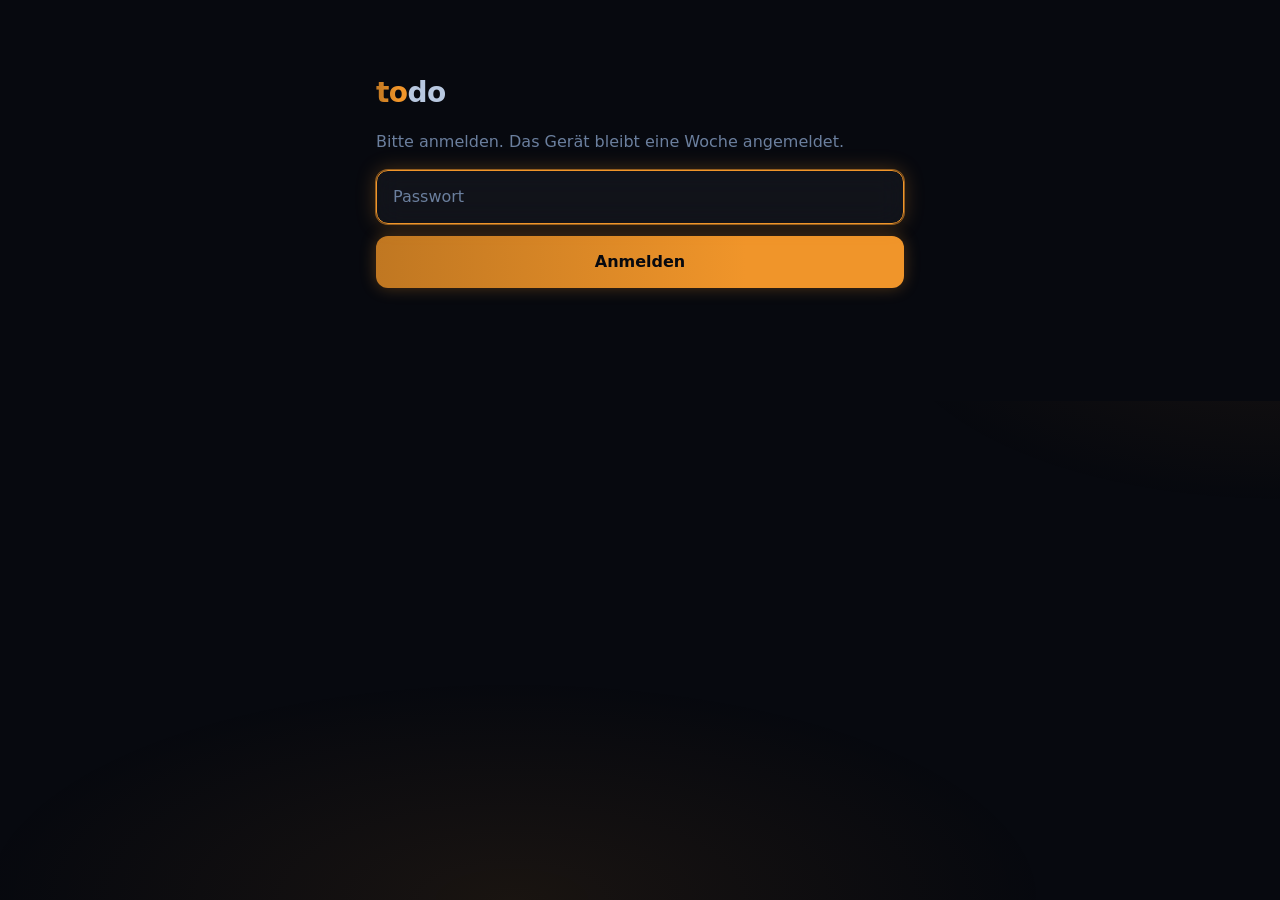
<file: todo.html>
<!doctype html>
<html lang="de">
<head>
<meta charset="utf-8">
<meta name="viewport" content="width=device-width, initial-scale=1">
<meta name="robots" content="noindex">
<meta name="color-scheme" content="dark">
<title>Todo</title>
<link rel="icon" type="image/svg+xml" href="data:image/svg+xml,%3Csvg xmlns='http://www.w3.org/2000/svg' viewBox='0 0 100 100'%3E%3Crect width='100' height='100' rx='22' fill='%23f0952a'/%3E%3Cpath fill='none' stroke='%2307090f' stroke-width='10' stroke-linecap='round' stroke-linejoin='round' d='M28 52l15 15 30-32'/%3E%3C/svg%3E">
<link rel="stylesheet" href="/glass.css">
<style>
  :root {
    --bg: #07090f; --card: #0d1220; --field: #131b2e; --text: #b8c8e0; --muted: #6b7f9e;
    --line: #1c2a40; --accent: #f0952a; --link: #ffd166; --done: #4a5a74; color-scheme: dark;
  }
  * { box-sizing: border-box; }
  [hidden] { display: none !important; }
  body {
    margin: 0; background: var(--bg); color: var(--text);
    font: 16px/1.5 system-ui, -apple-system, "Segoe UI", Roboto, sans-serif;
  }
  main { max-width: 560px; margin: 0 auto; padding: 72px 16px 64px; }
  h1 { font-size: 28px; margin: 0 0 4px; letter-spacing: -0.02em; }
  h1 span { color: var(--accent); }
  .sub { color: var(--muted); margin: 0 0 24px; font-variant-numeric: tabular-nums; }
  .bar { height: 4px; background: var(--line); border-radius: 2px; overflow: hidden; margin: -12px 0 24px; }
  .bar i { display: block; height: 100%; width: 0; background: var(--accent); transition: width .25s; }
  form { display: flex; gap: 8px; margin-bottom: 16px; }
  #new {
    flex: 1; min-width: 0; padding: 14px 16px; font: inherit; color: var(--text);
    background: var(--field); border: 1px solid var(--line); border-radius: 12px; outline: none;
  }
  #new:hover, #new:focus { border-color: var(--accent); }
  #new::placeholder { color: var(--muted); }
  .add {
    padding: 0 18px; font: inherit; font-weight: 600; color: var(--bg);
    background: var(--accent); border: 0; border-radius: 12px; cursor: pointer;
  }
  ul { list-style: none; margin: 0; padding: 0; background: var(--card); border: 1px solid var(--line); border-radius: 12px; }
  li { display: flex; align-items: flex-start; gap: 10px; padding: 6px 6px 6px 14px; border-top: 1px solid var(--line); }
  li:first-child { border-top: 0; }
  input[type=checkbox] {
    appearance: none; -webkit-appearance: none; flex: none; width: 22px; height: 22px; margin: 0;
    border: 2px solid var(--muted); border-radius: 6px; background: transparent;
    display: grid; place-content: center; cursor: pointer; margin-top: 9px;
  }
  input[type=checkbox]:hover { border-color: var(--accent); }
  input[type=checkbox]:checked { background: var(--accent); border-color: var(--accent); }
  input[type=checkbox]:checked::after {
    content: ""; width: 6px; height: 11px; border: solid var(--bg); border-width: 0 2.5px 2.5px 0;
    transform: translateY(-1px) rotate(45deg);
  }
  .txt {
    flex: 1; min-width: 0; font: inherit; color: var(--text); background: transparent;
    border: 0; padding: 8px 6px; border-radius: 8px; outline: none;
    resize: none; overflow: hidden; display: block; line-height: 1.5; overflow-wrap: anywhere;
  }
  .txt:focus { background: var(--field); }
  li.done .txt { color: var(--done); text-decoration: line-through; }
  .del {
    flex: none; width: 36px; height: 36px; border: 0; border-radius: 8px; background: transparent;
    color: var(--muted); font-size: 22px; line-height: 1; cursor: pointer; margin-top: 2px;
  }
  .del:hover, .del:focus-visible { color: var(--accent); background: var(--field); }
  :focus-visible { outline: 2px solid var(--accent); outline-offset: 2px; }
  .empty { display: block; padding: 24px 16px; text-align: center; color: var(--muted); }
  .tools { display: flex; justify-content: space-between; gap: 12px; margin-top: 12px; font-size: 14px; color: var(--muted); }
  .clear { font: inherit; color: var(--link); background: none; border: 0; padding: 4px 0; cursor: pointer; }
  .clear:disabled { color: var(--done); cursor: default; }
  .donesec { margin-top: 40px; }
  .donehead { display: flex; justify-content: space-between; align-items: baseline; gap: 12px; margin-bottom: 10px; }
  .donehead h2 { margin: 0; font-size: 15px; font-weight: 600; color: var(--muted); letter-spacing: .02em; }
  .donehead h2 span { font-variant-numeric: tabular-nums; }
  .donehead .clear { font-size: 14px; }
  #donelist { background: transparent; }
  footer a { color: var(--muted); text-underline-offset: 3px; }
  footer a:hover, footer a:focus-visible { color: var(--accent); }
  footer { margin-top: 48px; color: var(--muted); font-size: 13px; }
  .login { display: grid; gap: 12px; }
  .login .sub { margin: 0 0 4px; }
  .login .add { padding: 14px 18px; }
  .login .add:disabled { opacity: .6; cursor: default; }
  #pw {
    width: 100%; padding: 14px 16px; font: inherit; color: var(--text);
    background: var(--field); border: 1px solid var(--line); border-radius: 12px; outline: none;
  }
  #pw:hover, #pw:focus { border-color: var(--accent); }
  #pw::placeholder { color: var(--muted); }
  .loginmsg { margin: 0; min-height: 1.5em; color: var(--link); font-size: 14px; }
  .logout { font: inherit; color: var(--muted); background: none; border: 0; padding: 0; cursor: pointer; text-decoration: underline; text-underline-offset: 3px; }
  .logout:hover, .logout:focus-visible { color: var(--accent); }
  @media (prefers-reduced-motion: reduce) { .bar i { transition: none; } }
</style>
</head>
<body>
<main>
<form class="login" id="login" hidden>
  <h1><span>to</span>do</h1>
  <p class="sub">Bitte anmelden. Das Gerät bleibt eine Woche angemeldet.</p>
  <input id="pw" type="password" placeholder="Passwort" aria-label="Passwort" autocomplete="current-password" required>
  <button class="add" id="loginbtn" type="submit">Anmelden</button>
  <p class="loginmsg" id="loginmsg" role="alert"></p>
</form>
<div id="app" hidden>
  <h1><span>to</span>do</h1>
  <p class="sub" id="count">0 offen, 0 erledigt</p>
  <div class="bar"><i id="progress"></i></div>

  <form id="form">
    <input id="new" type="text" placeholder="Neue Aufgabe …" aria-label="Neue Aufgabe" autocomplete="off">
    <button class="add" type="submit">Hinzufügen</button>
  </form>

  <ul id="list"></ul>

  <div class="tools">
    <span id="note">Gespeichert in diesem Browser</span>
  </div>

  <section class="donesec" id="donesec" hidden>
    <div class="donehead">
      <h2>Erledigt <span id="donecount"></span></h2>
      <button class="clear" id="clear" type="button">Alle löschen</button>
    </div>
    <ul id="donelist"></ul>
  </section>

  <footer><a href="/">← dombuzz</a> · <button class="logout" id="logout" type="button">Abmelden</button></footer>
</div>
</main>

<script>
  // Die Liste liegt beim Cloudflare-Worker «todo» und ist so auf allen Geräten gleich.
  // Zugang per Passwort; das Gerät merkt sich die Anmeldung 7 Tage lang.
  const API = 'https://todo.zappa-pfadi.workers.dev/todos';
  const CACHE = 'dom-todo';           // lokale Kopie, damit die Liste sofort erscheint
  const AUTH = 'dom-todo-auth';       // { token, at }
  const WEEK = 7 * 24 * 60 * 60 * 1000;

  const $ = id => document.getElementById(id);
  const list = $('list'), note = $('note');
  let items = [], token = '', timer = null, pending = false;

  const store = {
    get(k) { try { return JSON.parse(localStorage.getItem(k)); } catch { return null; } },
    set(k, v) { try { localStorage.setItem(k, JSON.stringify(v)); } catch {} },
    del(k) { try { localStorage.removeItem(k); } catch {} }
  };

  /* ---------- Anmeldung ---------- */
  // SHA-256 (hex) des Passworts. Platzhalter ersetzen, siehe worker/todo.js.
  const PW_HASH = '19f1b1dd21cddebda73d942780b1b94af707f404faa2204ceea6102fbf780db6';
  async function sha256(pw) {
    const bits = await crypto.subtle.digest('SHA-256', new TextEncoder().encode(pw));
    return [...new Uint8Array(bits)].map(b => b.toString(16).padStart(2, '0')).join('');
  }
  function showLogin(text = '') {
    token = ''; store.del(AUTH);
    $('app').hidden = true; $('login').hidden = false;
    $('loginmsg').textContent = text; $('pw').focus();
  }
  $('login').addEventListener('submit', async e => {
    e.preventDefault();
    const msg = $('loginmsg'), btn = $('loginbtn');
    msg.textContent = ''; btn.disabled = true; btn.textContent = 'Prüfe …';
    try {
      const ok = (await sha256($('pw').value.trim())) === PW_HASH;
      if (!ok) { msg.textContent = 'Passwort falsch.'; $('pw').select(); return; }
      const res = await fetch(API, { cache: 'no-store' });
      if (!res.ok) throw new Error('HTTP ' + res.status);
      token = 'ok'; store.set(AUTH, { token, at: Date.now() });
      $('pw').value = '';
      unlock(await res.json());
    } catch {
      msg.textContent = 'Server nicht erreichbar. Bitte später nochmals versuchen.';
    } finally { btn.disabled = false; btn.textContent = 'Anmelden'; }
  });
  $('logout').addEventListener('click', () => showLogin());

  function unlock(server) {
    $('login').hidden = true; $('app').hidden = false;
    items = store.get(CACHE) || [];
    if (server) apply(server);
    render();
  }

  /* ---------- Synchronisation ---------- */
  function apply(server) {
    // Erster Start: Server leer, aber lokal schon Aufgaben → hochladen
    if (!server.updated && !server.items.length && items.length) { queue(); return; }
    items = server.items; store.set(CACHE, items);
    setNote('Synchronisiert');
  }
  async function pull() {
    if (!token || pending || document.activeElement?.classList.contains('txt')) return;
    try {
      const res = await fetch(API, { headers: { Authorization: 'Bearer ' + token }, cache: 'no-store' });
      if (res.status === 401) return showLogin('Bitte neu anmelden.');
      if (!res.ok) throw 0;
      apply(await res.json()); render();
    } catch { setNote('Offline – zeigt den letzten Stand'); }
  }
  function queue() {
    pending = true; setNote('Speichert …');
    clearTimeout(timer); timer = setTimeout(push, 600);
  }
  async function push() {
    try {
      const res = await fetch(API, {
        method: 'PUT', cache: 'no-store',
        headers: { Authorization: 'Bearer ' + token, 'Content-Type': 'application/json' },
        body: JSON.stringify({ items })
      });
      if (res.status === 401) { pending = false; return showLogin('Bitte neu anmelden.'); }
      if (!res.ok) throw 0;
      pending = false; setNote('Synchronisiert');
    } catch { setNote('Offline – wird später synchronisiert'); }
  }
  function save() { store.set(CACHE, items); queue(); }
  function setNote(t) { note.textContent = t; }

  // Beim Zurückkehren zur Seite und jede Minute neuesten Stand holen
  document.addEventListener('visibilitychange', () => { if (!document.hidden) pending ? push() : pull(); });
  window.addEventListener('online', () => pending ? push() : pull());
  setInterval(() => { if (!document.hidden) pending ? push() : pull(); }, 60000);

  /* ---------- Liste ---------- */
  const uid = () => Date.now().toString(36) + Math.random().toString(36).slice(2, 6);
  const remove = it => { items = items.filter(x => x !== it); save(); render(); };

  function row(it) {
    const li = document.createElement('li');
    if (it.done) li.className = 'done';

    // Abhaken verschiebt nach unten, Haken entfernen holt die Aufgabe zurück
    const cb = document.createElement('input');
    cb.type = 'checkbox'; cb.checked = it.done;
    cb.setAttribute('aria-label', it.done ? 'Wieder offen' : 'Erledigt');
    cb.addEventListener('change', () => { it.done = cb.checked; save(); render(); });

    // Mehrzeiliges Feld, wächst mit dem Text. Enter speichert, Shift+Enter = neue Zeile.
    const tx = document.createElement('textarea');
    tx.className = 'txt'; tx.rows = 1; tx.value = it.text; tx.setAttribute('aria-label', 'Aufgabe bearbeiten');
    tx.addEventListener('input', () => grow(tx));
    tx.addEventListener('keydown', e => { if (e.key === 'Enter' && !e.shiftKey) { e.preventDefault(); tx.blur(); } });
    tx.addEventListener('change', () => {
      const v = tx.value.trim();
      if (!v) return remove(it);
      it.text = v; save(); render();
    });

    const del = document.createElement('button');
    del.type = 'button'; del.className = 'del'; del.textContent = '×'; del.setAttribute('aria-label', 'Löschen');
    del.addEventListener('click', () => remove(it));

    li.append(cb, tx, del);
    return li;
  }

  function render() {
    const open = items.filter(i => !i.done), done = items.filter(i => i.done);
    $('count').textContent = `${open.length} offen, ${done.length} erledigt`;
    $('progress').style.width = (items.length ? done.length / items.length * 100 : 0) + '%';

    list.replaceChildren();
    if (!open.length) {
      const li = document.createElement('li');
      li.className = 'empty';
      li.textContent = items.length ? 'Alles erledigt.' : 'Keine Aufgaben. Schreib oben die erste hinein.';
      list.append(li);
    }
    open.forEach(it => list.append(row(it)));

    $('donesec').hidden = !done.length;
    $('donecount').textContent = done.length ? `(${done.length})` : '';
    $('donelist').replaceChildren(...done.map(row));

    document.querySelectorAll('.txt').forEach(grow);
  }

  function grow(t) { t.style.height = 'auto'; t.style.height = t.scrollHeight + 'px'; }
  window.addEventListener('resize', () => document.querySelectorAll('.txt').forEach(grow));

  $('form').addEventListener('submit', e => {
    e.preventDefault();
    const inp = $('new');
    const v = inp.value.trim();
    if (!v) return;
    items.unshift({ id: uid(), text: v, done: false });
    inp.value = '';
    save(); render(); inp.focus();
  });

  $('clear').addEventListener('click', () => {
    items = items.filter(i => !i.done); save(); render();
  });

  /* ---------- Start ---------- */
  const auth = store.get(AUTH);
  if (auth && auth.token && Date.now() - auth.at < WEEK) { token = auth.token; unlock(null); pull(); }
  else showLogin();
</script>
</body>
</html>
</file>
<file: glass.css>
/* Gemeinsamer Stil für dom.dombuzz.ch: Milchglas, Farbverlauf und sanftes Leuchten (Vorbild: tools.dombuzz.ch) */
:root {
  --bar0: color-mix(in srgb, var(--accent, #f0952a) 80%, #000);
  --rgrad: linear-gradient(90deg, var(--bar0), var(--accent, #f0952a) 70%);
  --glass: rgba(255,255,255,.045);
  --glass-line: rgba(255,255,255,.09);
  --glow: 0 0 0 1px color-mix(in srgb, var(--accent, #f0952a) 55%, transparent), 0 0 20px color-mix(in srgb, var(--accent, #f0952a) 28%, transparent);
}
/* weiches Licht im Hintergrund */
body::before {
  content: ""; position: fixed; inset: 0; z-index: -1; pointer-events: none;
  background:
    radial-gradient(55% 35% at 0% 0%, color-mix(in srgb, var(--accent, #f0952a) 14%, transparent), transparent 70%),
    radial-gradient(45% 30% at 100% 35%, color-mix(in srgb, var(--accent, #f0952a) 7%, transparent), transparent 70%),
    radial-gradient(60% 35% at 40% 100%, color-mix(in srgb, var(--accent, #f0952a) 8%, transparent), transparent 70%);
}
/* Milchglas: Karten, Felder, Listen */
.tile, .panel, .list, ul#list, #new, #pw, select, .seg, .path, a.btn {
  background-color: var(--glass) !important;
  -webkit-backdrop-filter: blur(14px) saturate(1.2); backdrop-filter: blur(14px) saturate(1.2);
  border-color: var(--glass-line) !important;
}
option { background: #0d1220; }
/* Leuchten beim Darüberfahren und Fokussieren */
.tile, .panel, .list, #new, #pw, select, .seg, a.btn { transition: border-color .15s, box-shadow .2s; }
.tile:hover, .panel:hover, .list:hover, #new:hover, #new:focus, #pw:hover, #pw:focus,
select:hover, select:focus, a.btn:hover, a.btn:focus-visible { border-color: var(--accent) !important; box-shadow: var(--glow); }
/* Akzente mit Farbverlauf */
h1 span { background-image: var(--rgrad); -webkit-background-clip: text; background-clip: text; -webkit-text-fill-color: transparent; }
.add, .bar i, .seg button[aria-pressed="true"] { background-image: var(--rgrad) !important; }
.add { box-shadow: 0 0 16px color-mix(in srgb, var(--accent, #f0952a) 30%, transparent); transition: box-shadow .2s, filter .15s; }
.add:hover, .add:focus-visible { box-shadow: 0 0 22px color-mix(in srgb, var(--accent, #f0952a) 50%, transparent); filter: brightness(1.07); }
.bar i { box-shadow: 0 0 8px color-mix(in srgb, var(--accent, #f0952a) 40%, transparent); }
.seg button[aria-pressed="true"] { color: #fff !important; box-shadow: 0 0 12px color-mix(in srgb, var(--accent, #f0952a) 35%, transparent); }
input[type=checkbox]:checked { background-image: var(--rgrad) !important; box-shadow: 0 0 8px color-mix(in srgb, var(--accent, #f0952a) 45%, transparent); }
@media (prefers-reduced-motion: reduce) { * { transition-duration: .01ms !important; } }

/* ---- Sonnenkalender (suncal, sunhome) ---- */
header { -webkit-backdrop-filter: blur(14px) saturate(1.2); backdrop-filter: blur(14px) saturate(1.2); }
.dc, .if, .step, #welcome, .tbtn, .tsw, .sbox {
  background-color: var(--glass) !important;
  -webkit-backdrop-filter: blur(14px) saturate(1.2); backdrop-filter: blur(14px) saturate(1.2);
  border-color: var(--glass-line) !important;
}
.dc, .if, .tbtn, .tsw { transition: border-color .15s, box-shadow .2s, background .2s, color .2s; }
.dc:hover, .if:hover, .if:focus, .tbtn:hover, .tsw:hover { border-color: var(--acc) !important; box-shadow: var(--glow); }
.dc.today { box-shadow: 0 0 0 1px color-mix(in srgb, var(--acc) 60%, transparent), 0 0 24px color-mix(in srgb, var(--acc) 30%, transparent); }
.htitle { background-image: var(--rgrad); -webkit-background-clip: text; background-clip: text; -webkit-text-fill-color: transparent; }
button.btn { background-image: var(--rgrad); box-shadow: 0 0 16px color-mix(in srgb, var(--acc) 30%, transparent); transition: box-shadow .2s, filter .15s; }
button.btn:hover { filter: brightness(1.07); box-shadow: 0 0 22px color-mix(in srgb, var(--acc) 50%, transparent); }
button.btn:disabled { background-image: none; box-shadow: none; }
.tbtn.act, .tsw.act { background-image: var(--rgrad) !important; box-shadow: 0 0 14px color-mix(in srgb, var(--acc) 40%, transparent); }
#tip { background-color: rgba(19,27,46,.82) !important; -webkit-backdrop-filter: blur(16px) saturate(1.3); backdrop-filter: blur(16px) saturate(1.3); box-shadow: var(--glow); }

/* ---- Thermik-Karte (termica) ---- */
.controls { background-color: var(--glass) !important; -webkit-backdrop-filter: blur(14px) saturate(1.2); backdrop-filter: blur(14px) saturate(1.2); }
header input, .controls input, .stat, .tablewrap, #ema, #results, .chip {
  background-color: var(--glass) !important;
  -webkit-backdrop-filter: blur(14px) saturate(1.2); backdrop-filter: blur(14px) saturate(1.2);
  border-color: var(--glass-line) !important;
}
header input:hover, header input:focus, .controls input:hover, .controls input:focus, .chip:hover, .stat:hover { border-color: var(--accent) !important; box-shadow: var(--glow); }
.chip[aria-pressed="true"] { background-image: var(--rgrad) !important; border-color: var(--accent) !important; box-shadow: 0 0 14px color-mix(in srgb, var(--accent) 40%, transparent); }
.brand { text-shadow: 0 0 18px color-mix(in srgb, var(--accent) 45%, transparent); }

/* ---- Bauverfahren-Zeitleiste (bau) ---- */
.tooltip { background: rgba(15,21,34,.82) !important; -webkit-backdrop-filter: blur(16px) saturate(1.3); backdrop-filter: blur(16px) saturate(1.3); border: 1px solid var(--glass-line); }
.node .dot { box-shadow: 0 0 10px color-mix(in srgb, var(--confirmed, #f0952a) 45%, transparent); }
.node:hover .dot { box-shadow: 0 0 0 6px rgba(240,149,42,.18), 0 0 22px rgba(240,149,42,.5); }
.node.future .dot { box-shadow: none; }

/* ---- Sonnen-Anzeige (eli) ---- */
.sun { filter: drop-shadow(0 0 18px color-mix(in srgb, var(--accent, #f0952a) 60%, transparent)); }
.entry { text-shadow: 0 0 26px color-mix(in srgb, var(--accent, #f0952a) 40%, transparent); }

/* Sonnenkalender: html und body haben dort denselben Hintergrund und würden das Hintergrundlicht verdecken */
html { background-color: var(--bg, #07090f); }
body:has(header .htitle) { background: transparent !important; }

/* ---- Erklär-Tooltips (tip.js) ---- */
[data-tip] { cursor: help; }
.dbz-tip {
  position: fixed; z-index: 60; left: 0; top: 0; max-width: min(270px, calc(100vw - 16px)); padding: 9px 12px; border-radius: 10px;
  font: 13px/1.4 system-ui, -apple-system, "Segoe UI", Roboto, sans-serif; color: var(--text, #b8c8e0);
  background: rgba(19,27,46,.92); border: 1px solid var(--glass-line); box-shadow: 0 8px 24px rgba(0,0,0,.45), 0 0 16px color-mix(in srgb, var(--accent, #f0952a) 18%, transparent);
  -webkit-backdrop-filter: blur(14px) saturate(1.3); backdrop-filter: blur(14px) saturate(1.3);
  pointer-events: none; opacity: 0; transition: opacity .12s;
}
.dbz-tip.show { opacity: 1; }

/* ---- Stil wie klima.dombuzz.ch (body.kl: home, wp, fire): farbige Karten, Farbverlauf im Hintergrund, farbiges Leuchten ---- */
body.kl {
  background:
    radial-gradient(900px 520px at 6% -4%, #12283a, transparent 70%),
    radial-gradient(800px 520px at 100% 8%, #2a1c2c, transparent 70%),
    radial-gradient(1000px 640px at 45% 112%, #12301f, transparent 70%),
    var(--bg);
  background-attachment: fixed;
}
body.kl::before { display: none; }
.kl .tile, .kl .m { background-image: linear-gradient(155deg, color-mix(in srgb, var(--rc, var(--accent)) 17%, transparent) 0%, transparent 62%) !important; }
.kl .panel { background-image: linear-gradient(180deg, color-mix(in srgb, #3d95f0 10%, transparent) 0%, transparent 42%) !important; }
.kl .tile:hover, .kl .tile:focus-visible, .kl .m:hover {
  border-color: var(--rc, var(--accent)) !important;
  box-shadow: 0 0 0 1px color-mix(in srgb, var(--rc, var(--accent)) 55%, transparent), 0 0 22px color-mix(in srgb, var(--rc, var(--accent)) 30%, transparent);
}
.kl .tile .sw { box-shadow: 0 0 8px var(--rc, var(--accent)); }
.kl .tile .k .dot.ok { box-shadow: 0 0 8px var(--ok); }
.kl .seg button[aria-pressed="true"] { box-shadow: 0 0 12px color-mix(in srgb, var(--accent) 40%, transparent); }
/* Rauchmelder: jeder Melder als eigene Karte */
.kl .list { background: none !important; border: 0 !important; -webkit-backdrop-filter: none !important; backdrop-filter: none !important; box-shadow: none !important; display: grid; gap: 12px; }
.kl .list:hover { box-shadow: none !important; }
.kl .list[hidden] { display: none; }
.kl .list .m {
  background-color: var(--glass) !important; border: 1px solid var(--glass-line) !important; border-radius: 14px;
  -webkit-backdrop-filter: blur(14px) saturate(1.2); backdrop-filter: blur(14px) saturate(1.2); transition: border-color .15s, box-shadow .2s;
}
</file>
